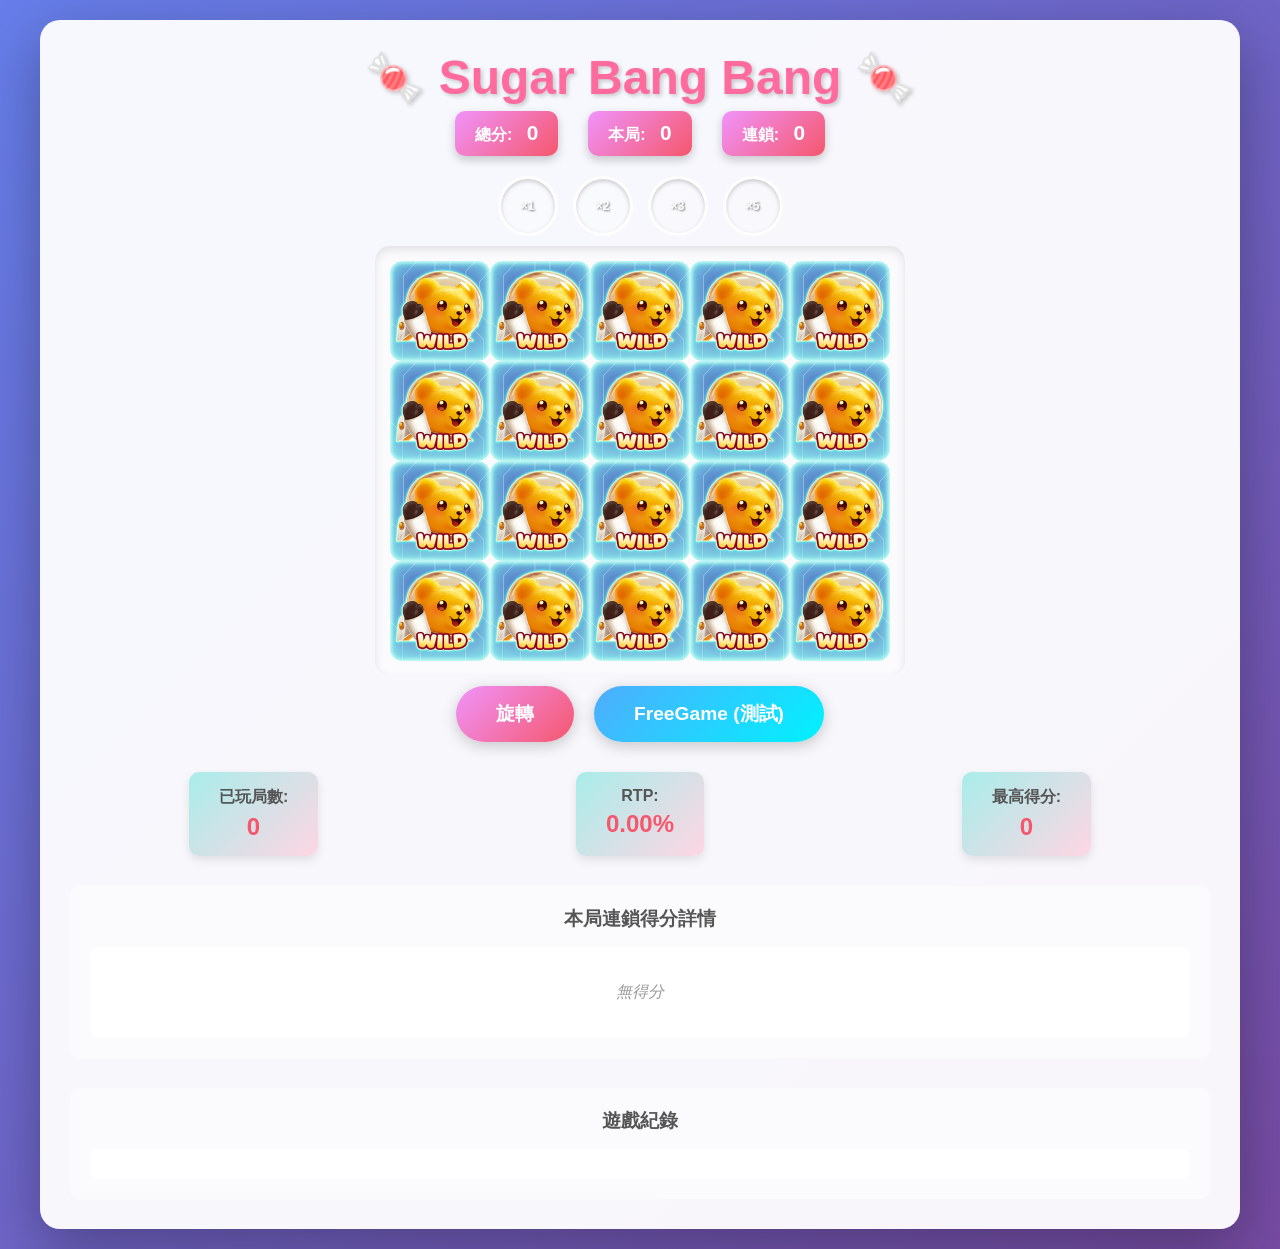
<file: games/demo2/index.html>
<!DOCTYPE html>
<html lang="zh-TW">
<head>
    <meta charset="UTF-8">
    <meta name="viewport" content="width=device-width, initial-scale=1.0">
    <title>Sugar Bang Bang - Demo Game</title>
    <link rel="stylesheet" href="style.css">
</head>
<body>
    <div class="game-container">
        <div class="header">
            <h1>🍬 Sugar Bang Bang 🍬</h1>
            <div class="info-bar">
                <div class="info-item">
                    <span class="label">總分:</span>
                    <span class="value" id="totalScore">0</span>
                </div>
                <div class="info-item">
                    <span class="label">本局:</span>
                    <span class="value" id="currentWin">0</span>
                </div>                <div class="info-item" id="freeGameWinItem" style="display:none;">
                    <span class="label">本局FreeGame:</span>
                    <span class="value" id="freeGameWin">0</span>
                </div>                <div class="info-item">
                    <span class="label">連鎖:</span>
                    <span class="value" id="cascadeCount">0</span>
                </div>
            </div>
            <div class="multiplier-bar">
                <div class="multiplier-light" data-multiplier="1">
                    <div class="light-bulb">
                        <span class="light-label">×1</span>
                    </div>
                </div>
                <div class="multiplier-light" data-multiplier="2">
                    <div class="light-bulb">
                        <span class="light-label">×2</span>
                    </div>
                </div>
                <div class="multiplier-light" data-multiplier="3">
                    <div class="light-bulb">
                        <span class="light-label">×3</span>
                    </div>
                </div>
                <div class="multiplier-light" data-multiplier="5">
                    <div class="light-bulb">
                        <span class="light-label">×5</span>
                    </div>
                </div>
            </div>
        </div>

        <div class="game-board-container">
            <div class="game-board" id="gameBoard">
                <!-- 4 rows x 5 cols will be generated -->
            </div>
            
            <div class="explosion-overlay" id="explosionOverlay"></div>
        </div>

        <div class="controls">
            <button class="btn btn-spin" id="spinBtn">
                <span class="btn-text">旋轉</span>
            </button>
            <button class="btn btn-freegame" id="freeGameBtn">
                <span class="btn-text">FreeGame (測試)</span>
            </button>
        </div>

        <div class="stats">
            <div class="stat-item">
                <span class="stat-label">已玩局數:</span>
                <span class="stat-value" id="totalSpins">0</span>
            </div>
            <div class="stat-item">
                <span class="stat-label">RTP:</span>
                <span class="stat-value" id="rtp">0.00%</span>
            </div>
            <div class="stat-item">
                <span class="stat-label">最高得分:</span>
                <span class="stat-value" id="maxWin">0</span>
            </div>
        </div>

        <div class="cascade-details-container">
            <h3>本局連鎖得分詳情</h3>
            <div class="cascade-details" id="cascadeDetails">
                <div class="no-wins">無得分</div>
            </div>
        </div>

        <div class="log-container">
            <h3>遊戲紀錄</h3>
            <div class="log" id="gameLog"></div>
        </div>
    </div>

    <script src="data.js"></script>
    <script src="game.js"></script>
</body>
</html>
</file>
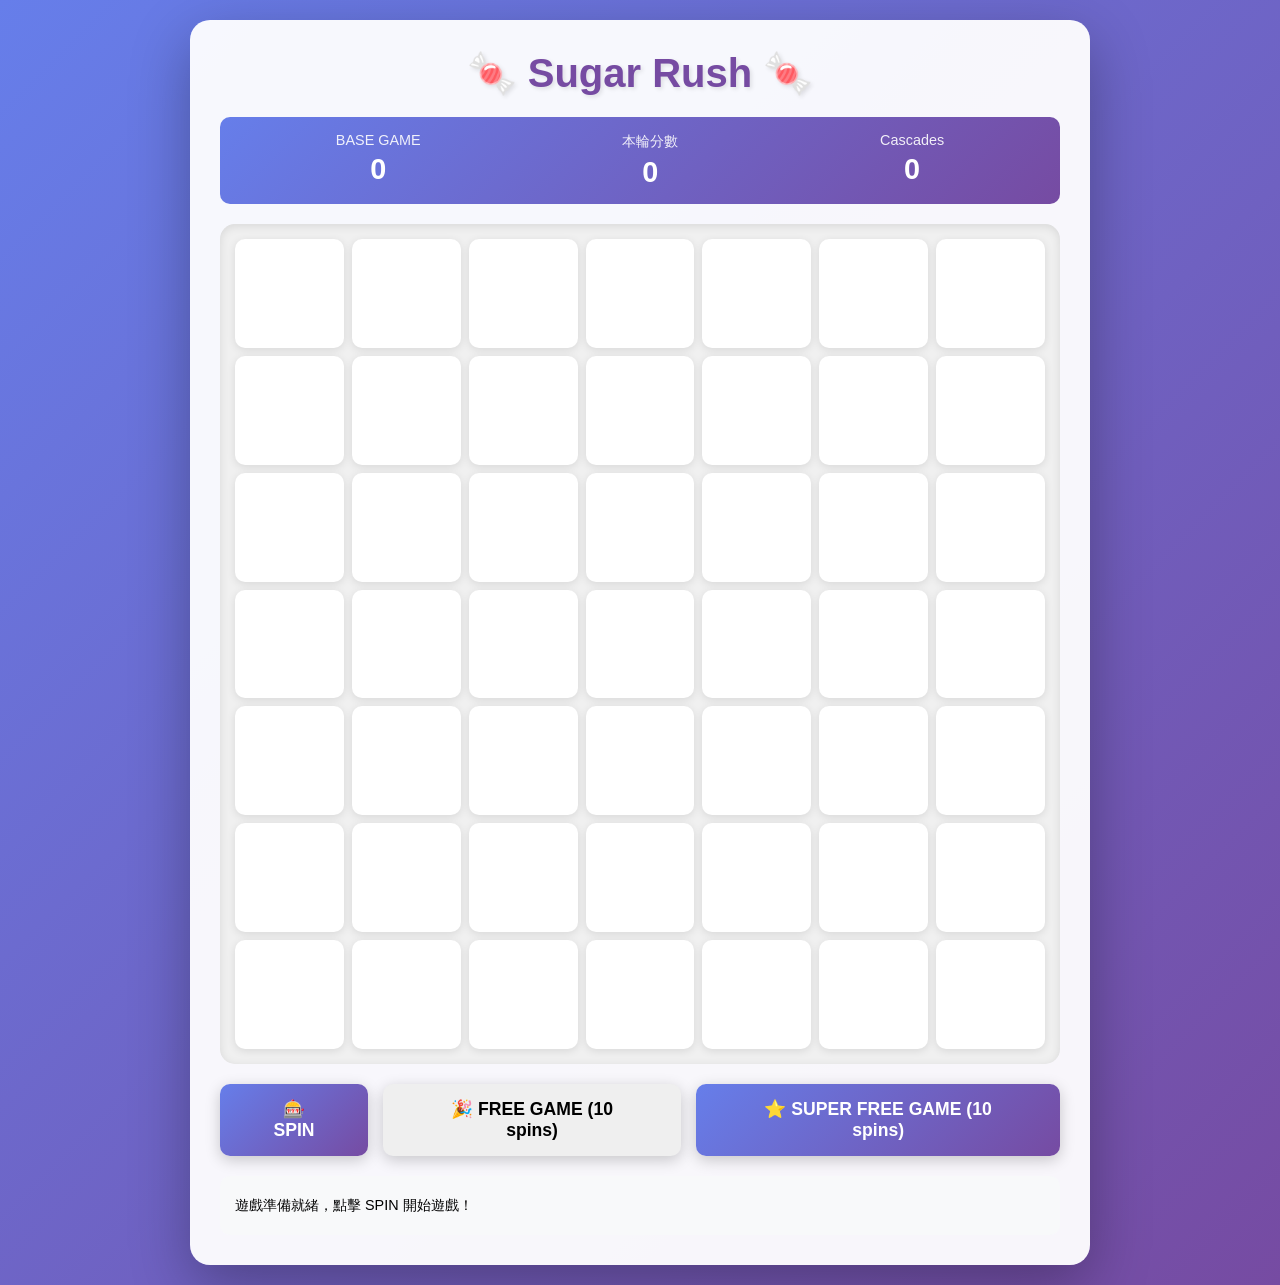
<file: games/demo3/index.html>
<!DOCTYPE html>
<html lang="zh-TW">
<head>
    <meta charset="UTF-8">
    <meta name="viewport" content="width=device-width, initial-scale=1.0">
    <title>Sugar Rush - Base Game Demo</title>
    <style>
        * {
            margin: 0;
            padding: 0;
            box-sizing: border-box;
        }

        body {
            font-family: 'Arial', sans-serif;
            background: linear-gradient(135deg, #667eea 0%, #764ba2 100%);
            display: flex;
            justify-content: center;
            align-items: center;
            min-height: 100vh;
            padding: 20px;
        }

        .game-container {
            background: rgba(255, 255, 255, 0.95);
            border-radius: 20px;
            padding: 30px;
            box-shadow: 0 20px 60px rgba(0, 0, 0, 0.3);
            max-width: 900px;
        }

        h1 {
            text-align: center;
            color: #764ba2;
            margin-bottom: 20px;
            font-size: 2.5em;
            text-shadow: 2px 2px 4px rgba(0, 0, 0, 0.1);
        }

        .info-panel {
            display: flex;
            justify-content: space-around;
            margin-bottom: 20px;
            padding: 15px;
            background: linear-gradient(135deg, #667eea 0%, #764ba2 100%);
            border-radius: 10px;
            color: white;
        }

        .info-item {
            text-align: center;
        }

        .info-label {
            font-size: 0.9em;
            opacity: 0.9;
            margin-bottom: 5px;
        }

        .info-value {
            font-size: 1.8em;
            font-weight: bold;
        }

        .board {
            display: grid;
            grid-template-columns: repeat(7, 1fr);
            gap: 8px;
            background: #f0f0f0;
            padding: 15px;
            border-radius: 15px;
            margin-bottom: 20px;
            box-shadow: inset 0 2px 10px rgba(0, 0, 0, 0.1);
        }

        .cell {
            aspect-ratio: 1;
            border-radius: 10px;
            background: white;
            display: flex;
            align-items: center;
            justify-content: center;
            position: relative;
            overflow: hidden;
            box-shadow: 0 2px 8px rgba(0, 0, 0, 0.1);
            transition: transform 0.2s ease;
            cursor: pointer;
        }

        .cell:hover {
            transform: scale(1.05);
        }

        .cell img {
            width: 85%;
            height: 85%;
            object-fit: contain;
        }

        .cell.matched {
            animation: pulse 0.5s ease-in-out;
        }

        .cell.dropping {
            animation: drop 0.5s ease-in;
        }

        .cell.fixed {
            box-shadow: 0 0 15px rgba(255, 107, 107, 0.6), inset 0 0 10px rgba(255, 107, 107, 0.2);
            border: 2px solid rgba(255, 107, 107, 0.8);
        }

        .cell.block-2x2 {
            position: relative;
            grid-column: span 2;
            grid-row: span 2;
            z-index: 10;
        }

        .cell.block-2x2 img {
            width: 90%;
            height: 90%;
        }

        .cell.block-hidden {
            opacity: 0;
            pointer-events: none;
        }

        .cell.eliminated-1 {
            background: linear-gradient(135deg, #fff9e6 0%, #ffe8cc 100%);
        }

        .cell.eliminated-2 {
            background: linear-gradient(135deg, #fff3cd 0%, #ffd966 100%);
        }

        .cell.eliminated-3 {
            background: linear-gradient(135deg, #ffe699 0%, #ffcc33 100%);
        }

        .cell.eliminated-4plus {
            background: linear-gradient(135deg, #ffc107 0%, #ff9800 100%);
        }

        @keyframes pulse {
            0%, 100% { transform: scale(1); }
            50% { transform: scale(1.1); background-color: #ffe082; }
        }

        @keyframes drop {
            0% { transform: translateY(-100%); opacity: 0; }
            100% { transform: translateY(0); opacity: 1; }
        }

        .multiplier {
            position: absolute;
            top: 5px;
            right: 5px;
            background: linear-gradient(135deg, #ff6b6b, #ee5a6f);
            color: white;
            padding: 2px 6px;
            border-radius: 5px;
            font-size: 0.7em;
            font-weight: bold;
            box-shadow: 0 2px 4px rgba(0, 0, 0, 0.2);
        }

        .controls {
            display: flex;
            gap: 15px;
            justify-content: center;
            margin-bottom: 20px;
        }

        button {
            padding: 15px 40px;
            font-size: 1.1em;
            font-weight: bold;
            border: none;
            border-radius: 10px;
            cursor: pointer;
            transition: all 0.3s ease;
            box-shadow: 0 4px 15px rgba(0, 0, 0, 0.2);
        }

        button:disabled {
            opacity: 0.5;
            cursor: not-allowed;
        }

        #spinBtn {
            background: linear-gradient(135deg, #667eea 0%, #764ba2 100%);
            color: white;
        }

        #spinBtn:hover:not(:disabled) {
            transform: translateY(-2px);
            box-shadow: 0 6px 20px rgba(0, 0, 0, 0.3);
        }

        #autoBtn {
            background: linear-gradient(135deg, #f093fb 0%, #f5576c 100%);
            color: white;
        }

        #autoBtn:hover:not(:disabled) {
            transform: translateY(-2px);
            box-shadow: 0 6px 20px rgba(0, 0, 0, 0.3);
        }

        .log-panel {
            background: #f8f9fa;
            border-radius: 10px;
            padding: 15px;
            max-height: 200px;
            overflow-y: auto;
            font-size: 0.9em;
        }

        .log-entry {
            padding: 5px 0;
            border-bottom: 1px solid #e0e0e0;
        }

        .log-entry:last-child {
            border-bottom: none;
        }

        .match-detail {
            color: #667eea;
            font-weight: bold;
        }

        .score-highlight {
            color: #f5576c;
            font-weight: bold;
        }

        @media (max-width: 768px) {
            .game-container {
                padding: 15px;
            }

            h1 {
                font-size: 1.8em;
            }

            .board {
                gap: 5px;
                padding: 10px;
            }

            button {
                padding: 12px 25px;
                font-size: 1em;
            }
        }
    </style>
</head>
<body>
    <div class="game-container">
        <h1>🍬 Sugar Rush 🍬</h1>
        
        <div class="info-panel">
            <div class="info-item">
                <div class="info-label" id="modeLabel">BASE GAME</div>
                <div class="info-value" id="totalScore">0</div>
            </div>
            <div class="info-item">
                <div class="info-label">本輪分數</div>
                <div class="info-value" id="roundScore">0</div>
            </div>
            <div class="info-item">
                <div class="info-label">Cascades</div>
                <div class="info-value" id="cascadeCount">0</div>
            </div>
        </div>

        <div class="board" id="gameBoard"></div>

        <div class="controls">
            <button id="spinBtn">🎰 SPIN</button>
            <button id="freeGameBtn">🎉 FREE GAME (10 spins)</button>
            <button id="superFreeGameBtn" style="background: linear-gradient(135deg, #667eea 0%, #764ba2 100%); color: white;">⭐ SUPER FREE GAME (10 spins)</button>
        </div>
        
        <div id="freeGameInfo" style="display: none; text-align: center; margin: 15px 0; padding: 10px; background: linear-gradient(135deg, #ff6b6b, #ee5a6f); color: white; border-radius: 10px; font-weight: bold; font-size: 1.2em;">
            🎉 FREE GAME - 剩餘 <span id="remainingSpins">0</span> 次 SPIN
        </div>

        <div class="log-panel" id="logPanel">
            <div class="log-entry">遊戲準備就緒，點擊 SPIN 開始遊戲！</div>
        </div>
    </div>

    <script src="data.js"></script>
    <script>
        class SugarRushGame {
            constructor() {
                this.rows = 7;
                this.cols = 7;
                this.board = [];
                this.multipliers = [];
                this.eliminateTimes = [];
                this.fixedMask = [];  // 追蹤固定格子
                this.fixedCells = new Set();  // 固定格子的集合
                this.totalScore = 0;
                this.currentModeScore = 0;  // 當前遊戲模式的累計分數
                this.symbols = [1, 2, 3, 4, 5, 6, 7, 8]; // C1, M1-M7
                this.isSpinning = false;
                this.gameData = typeof data !== 'undefined' ? data : null;
                this.eliminate_count = 0;
                
                // Free Game 相關
                this.isFreeGame = false;
                this.isSuperFreeGame = false;
                this.remainingSpins = 0;
                this.freeGameTotalScore = 0;
                
                // 初始化 drop_set
                this.drop_set = 1;
                this.loadDropData();
                this.loadEliminateData();
                
                this.initBoard();
                this.renderBoard();
            }

            initBoard() {
                this.board = Array(this.rows).fill(0).map(() => Array(this.cols).fill(0));
                // SuperFreeGame 初始倍數為 2，其他為 1
                const initialMult = this.isSuperFreeGame ? 2 : 1;
                this.multipliers = Array(this.rows).fill(0).map(() => Array(this.cols).fill(initialMult));
                this.eliminateTimes = Array(this.rows).fill(0).map(() => Array(this.cols).fill(0));
                this.fixedMask = Array(this.rows).fill(0).map(() => Array(this.cols).fill(false));
                this.fixedCells = new Set();
            }

            getSymbolImage(symbolId) {
                if (symbolId === 0) return '';
                if (symbolId === 1) return 'pic/C1.png';
                
                // 防禦性處理：如果是 MY 符號，轉換為隨機符號
                if (symbolId >= 9 && symbolId <= 11) {
                    console.warn(`Unexpected MY symbol ${symbolId} in display, converting to M2`);
                    return 'pic/M2.png';
                }
                
                // 正常符號 2-8 對應 M1-M7
                if (symbolId >= 2 && symbolId <= 8) {
                    return `pic/M${symbolId - 1}.png`;
                }
                
                // 不應該出現的情況
                console.error(`Invalid symbol ID: ${symbolId}`);
                return '';
            }

            selectReelByWeight() {
                let weightKey;
                if (this.isSuperFreeGame) {
                    weightKey = 'SuperFreeReelWeight';
                } else if (this.isFreeGame) {
                    weightKey = 'FreeReelWeight';
                } else {
                    weightKey = 'ReelWeight';
                }
                if (!this.gameData || !this.gameData[weightKey]) {
                    console.error('Game data not loaded properly');
                    return 1; // 預設值
                }
                const weights = this.gameData[weightKey];
                return this.weightedRandom(weights) + 1;
            }

            selectDropByWeight(eliminateCount) {
                let weightKey;
                if (this.isSuperFreeGame) {
                    weightKey = 'SuperFreeDropWeight';
                } else if (this.isFreeGame) {
                    weightKey = 'FreeDropWeight';
                } else {
                    weightKey = 'DropWeight';
                }
                if (!this.gameData || !this.gameData[weightKey]) {
                    return 1; // 預設值
                }
                
                const dropWeights2D = this.gameData[weightKey];
                
                // 根據消除次數選擇對應的權重行
                let rowIdx;
                if (eliminateCount <= 0) {
                    rowIdx = 0;  // 初始選擇第1行
                } else if (eliminateCount >= 1 && eliminateCount <= 3) {
                    rowIdx = 0;
                } else if (eliminateCount >= 4 && eliminateCount <= 6) {
                    rowIdx = 1;
                } else if (eliminateCount >= 7 && eliminateCount <= 9) {
                    rowIdx = 2;
                } else {  // 10+
                    rowIdx = 3;
                }
                
                const dropWeights = dropWeights2D[rowIdx];
                return this.weightedRandom(dropWeights) + 1;
            }

            loadDropData() {
                if (!this.gameData) return;
                
                let prefix;
                if (this.isSuperFreeGame) {
                    prefix = 'SuperFreeGameDrop';
                } else if (this.isFreeGame) {
                    prefix = 'FreeGameDrop';
                } else {
                    prefix = 'BaseGameDrop';
                }
                const dropKey = `${prefix}${this.drop_set}`;
                const dropRWeightKey = `${prefix}RWeight${this.drop_set}`;
                const dropPWeightKey = `${prefix}PWeight${this.drop_set}`;
                const dropMethodKey = `${prefix}method${this.drop_set}`;
                const dropMyKey = `${prefix}My${this.drop_set}`;
                
                this.drop_symbol_table = this.gameData[dropKey] || [];
                this.drop_rweights = this.gameData[dropRWeightKey] || [];
                this.drop_pweights = this.gameData[dropPWeightKey] || [];
                this.drop_method_weights = this.gameData[dropMethodKey] || [];
                this.drop_my_weights = this.gameData[dropMyKey] || [];
            }

            loadEliminateData() {
                if (!this.gameData) return;
                
                let prefix;
                if (this.isSuperFreeGame) {
                    prefix = 'SuperFree';
                } else if (this.isFreeGame) {
                    prefix = 'Free';
                } else {
                    prefix = '';
                }
                this.eliminate_trigger = this.gameData[`${prefix}Eliminate`] || null;
                this.eliminate_time = this.gameData[`${prefix}EliminateTime`] || null;
                this.eliminate_symbol = this.gameData[`${prefix}EliminateSymbol`] || null;
            }

            weightedRandom(weights) {
                const total = weights.reduce((sum, w) => sum + w, 0);
                let random = Math.random() * total;
                for (let i = 0; i < weights.length; i++) {
                    random -= weights[i];
                    if (random <= 0) return i;
                }
                return weights.length - 1;
            }

            initializeBoard() {
                if (!this.gameData) {
                    console.error('Game data not loaded');
                    alert('遊戲數據載入失敗，請確認 data.js 文件存在');
                    return;
                }
                
                const reelSet = this.selectReelByWeight();
                const gameMode = this.isSuperFreeGame ? 'SuperFree' : (this.isFreeGame ? 'Free' : 'Base');
                console.log(`%c🎰 初始版面: ${gameMode}Game Reel ${reelSet}`, 'color: #4CAF50; font-weight: bold');
                
                let prefix;
                if (this.isSuperFreeGame) {
                    prefix = 'SuperFreeGame';
                } else if (this.isFreeGame) {
                    prefix = 'FreeGame';
                } else {
                    prefix = 'baseGame';
                }
                const reelSymbols = this.gameData[`${prefix}Symbol${reelSet}`];
                const reelWeights = this.gameData[`${prefix}SymbolWeight${reelSet}`];
                const myWeights = this.gameData[`${prefix}MY${reelSet}`];

                // 直向填充：每一列是一個輪帶
                for (let col = 0; col < this.cols; col++) {
                    const reelCol = reelSymbols[col];      // 第 col 列的輪帶
                    const weightCol = reelWeights[col];    // 第 col 列的權重
                    const startIdx = this.weightedRandom(weightCol);
                    const reelLen = reelCol.length;

                    // 從上到下填充這一列
                    for (let row = 0; row < this.rows; row++) {
                        let symbolValue = reelCol[(startIdx + row) % reelLen];
                        // 將0轉換為C1 (1)
                        this.board[row][col] = symbolValue === 0 ? 1 : symbolValue;
                    }
                }

                // 轉換MY符號 (9,10,11 -> 隨機符號)
                this.convertMySymbols(myWeights);

                // 確保每行只有一個C1
                this.fixC1();

                // Base Game 才重置倍數，Free Game 和 SuperFreeGame 保留倍數
                if (!this.isFreeGame && !this.isSuperFreeGame) {
                    this.multipliers = Array(this.rows).fill(0).map(() => Array(this.cols).fill(1));
                    this.eliminateTimes = Array(this.rows).fill(0).map(() => Array(this.cols).fill(0));
                }
            }

            convertMySymbols(myWeights) {
                const myTargets = [];
                for (let myIdx = 0; myIdx < Math.min(3, myWeights.length); myIdx++) {
                    // weightedRandom 返回符號 ID (0-8)
                    myTargets[myIdx] = this.weightedRandom(myWeights[myIdx]);
                }
                
                // myTargets 是符號 ID，顯示時：0=C1, 2-8=M1-M7
                const displayNames = myTargets.map(id => id === 0 ? 'C1' : id === 1 ? '?' : `M${id-1}`);
                console.log(`  🔄 MY轉換: MY1→${displayNames[0]}, MY2→${displayNames[1]}, MY3→${displayNames[2]}`);

                for (let i = 0; i < this.rows; i++) {
                    for (let j = 0; j < this.cols; j++) {
                        const symbol = this.board[i][j];
                        if (symbol >= 9 && symbol <= 11) {
                            const myIdx = symbol - 9;
                            if (myIdx < myTargets.length) {
                                this.board[i][j] = myTargets[myIdx];
                            }
                        }
                    }
                }
            }

            fixC1() {
                // 確保每條垂直轉軸（col）最多一個 C1
                for (let col = 0; col < this.cols; col++) {
                    let c1Count = 0;
                    for (let row = 0; row < this.rows; row++) {
                        if (this.board[row][col] === 1) {
                            if (c1Count > 0) {
                                this.board[row][col] = 9; // 轉換多餘的C1為MY1
                            }
                            c1Count++;
                        }
                    }
                }
            }

            findConnected(row, col, visited) {
                const symbol = this.board[row][col];
                const queue = [[row, col]];
                const result = [];
                visited[row][col] = true;
                const directions = [[-1, 0], [1, 0], [0, -1], [0, 1]];

                while (queue.length > 0) {
                    const [r, c] = queue.shift();
                    result.push([r, c]);

                    for (const [dr, dc] of directions) {
                        const nr = r + dr;
                        const nc = c + dc;
                        if (nr >= 0 && nr < this.rows && nc >= 0 && nc < this.cols) {
                            if (!visited[nr][nc] && this.board[nr][nc] === symbol) {
                                visited[nr][nc] = true;
                                queue.push([nr, nc]);
                            }
                        }
                    }
                }

                return result;
            }

            findAllMatches() {
                const visited = Array(this.rows).fill(0).map(() => Array(this.cols).fill(false));
                const matches = [];

                for (let i = 0; i < this.rows; i++) {
                    for (let j = 0; j < this.cols; j++) {
                        if (!visited[i][j] && this.board[i][j] !== 0) {
                            const connected = this.findConnected(i, j, visited);
                            if (connected.length >= 5) {
                                matches.push({
                                    symbol: this.board[i][j],
                                    count: connected.length,
                                    positions: connected
                                });
                            }
                        }
                    }
                }

                return matches;
            }

            getBaseScore(symbol, count) {
                const linkpoint = this.gameData.linkpoint;
                const symbolIdx = symbol - 2;
                const countIdx = Math.min(count - 5, 10);

                if (symbolIdx >= 0 && symbolIdx < linkpoint.length && 
                    countIdx >= 0 && countIdx < linkpoint[0].length) {
                    return linkpoint[symbolIdx][countIdx];
                }
                return 0;
            }

            calculateMultiplier(positions) {
                const mults = positions.map(([r, c]) => this.multipliers[r][c]);
                // 如果所有倍數都是 1，返回 1
                if (mults.every(m => m === 1)) return 1;
                // 否則只加總大於 1 的倍數（不包含 1）
                return mults.filter(m => m > 1).reduce((sum, m) => sum + m, 0);
            }

            upgradeMultipliers(positions) {
                for (const [row, col] of positions) {
                    this.eliminateTimes[row][col]++;
                    const times = this.eliminateTimes[row][col];

                    if (times === 1) {
                        if (this.isSuperFreeGame) {
                            // SuperFreeGame 第1次消除：×2 → ×4
                            const current = this.multipliers[row][col];
                            if (current < 1024) {
                                this.multipliers[row][col] = Math.min(current * 2, 1024);
                            }
                        } else {
                            // 普通模式第1次消除：保持 ×1
                            this.multipliers[row][col] = 1;
                        }
                    } else if (times >= 2) {
                        const current = this.multipliers[row][col];
                        if (current < 1024) {
                            this.multipliers[row][col] = Math.min(current * 2, 1024);
                        }
                    }
                }
            }

            removeSymbols(matches) {
                const details = [];
                let totalScore = 0;

                for (const match of matches) {
                    const baseScore = this.getBaseScore(match.symbol, match.count);
                    const multiplier = this.calculateMultiplier(match.positions);
                    const finalScore = baseScore * multiplier;

                    this.upgradeMultipliers(match.positions);

                    for (const [row, col] of match.positions) {
                        this.board[row][col] = 0;
                        // 清除固定標記
                        if (this.fixedMask[row][col]) {
                            this.fixedMask[row][col] = false;
                            this.fixedCells.delete(`${row},${col}`);
                            // 清除 2x2 塊記錄
                            if (this.block2x2Map) {
                                this.block2x2Map.delete(`${row},${col}`);
                            }
                        }
                    }

                    totalScore += finalScore;
                    details.push({
                        symbol: match.symbol === 1 ? 'C1' : `M${match.symbol - 1}`,
                        count: match.count,
                        baseScore,
                        multiplier,
                        finalScore
                    });
                }

                return { totalScore, details };
            }

            dropSymbols() {
                for (let col = 0; col < this.cols; col++) {
                    const nonEmpty = [];

                    // 從下往上收集非空且非固定的符號（不收集倍數）
                    for (let row = this.rows - 1; row >= 0; row--) {
                        if (!this.fixedMask[row][col] && this.board[row][col] !== 0) {
                            nonEmpty.push(this.board[row][col]);
                        }
                    }

                    // 從下往上填充，跳過固定格子（倍數保持在原位）
                    let idx = 0;
                    for (let row = this.rows - 1; row >= 0; row--) {
                        if (!this.fixedMask[row][col]) {
                            if (idx < nonEmpty.length) {
                                this.board[row][col] = nonEmpty[idx];
                                idx++;
                            } else {
                                this.board[row][col] = 0;
                            }
                        }
                    }
                }
            }

            fillEmptySpaces() {
                // 每次填充都重新選擇 drop_set（1-6），根據當前消除次數
                this.drop_set = this.selectDropByWeight(this.eliminate_count);
                const gameMode = this.isSuperFreeGame ? 'SuperFree' : (this.isFreeGame ? 'Free' : 'Base');
                console.log(`  📥 補充符號: ${gameMode}GameDrop ${this.drop_set} (eliminate_count=${this.eliminate_count})`);
                this.loadDropData();
                
                if (!this.drop_symbol_table || this.drop_symbol_table.length === 0 || 
                    !this.drop_method_weights || this.drop_method_weights.length === 0) {
                    // 降級為簡單隨機填充
                    for (let row = 0; row < this.rows; row++) {
                        for (let col = 0; col < this.cols; col++) {
                            if (this.board[row][col] === 0) {
                                this.board[row][col] = this.symbols[Math.floor(Math.random() * this.symbols.length)];
                                this.multipliers[row][col] = 1;
                            }
                        }
                    }
                    return;
                }
                
                // 選擇填充方法
                const dropMethod = this.weightedRandom(this.drop_method_weights);
                
                if (dropMethod === 0) {
                    // 方法0：每行獨立選擇起始位置
                    this.fillEmptyMethod0();
                } else {
                    // 方法1：統一使用position_idx
                    this.fillEmptyMethod1();
                }
                
                // 轉換填充後的MY符號
                this.convertMySymbolsInFill();
                
                // 再次修正C1
                this.fixC1();
            }
            
            fillEmptyMethod0() {
                // 方法0：每列各自根據權重選擇起始位置（直向填充）
                const startPositions = [];
                for (let col = 0; col < this.cols; col++) {
                    const dropCol = this.drop_symbol_table[col];
                    const dropWeightCol = this.drop_rweights[col];
                    const dropLen = dropCol.length;
                    
                    // 每列獨立選擇起始位置
                    const startIdx = this.weightedRandom(dropWeightCol);
                    startPositions.push(startIdx);
                    let offset = 0;
                    
                    // 從上到下填充這一列
                    for (let row = 0; row < this.rows; row++) {
                        if (this.board[row][col] === 0 && !this.fixedMask[row][col]) {
                            // 從輪帶順序獲取符號
                            let symbolValue = dropCol[(startIdx + offset) % dropLen];
                            offset++;
                            
                            // 符號處理：0轉換為C1
                            this.board[row][col] = symbolValue === 0 ? 1 : symbolValue;
                            // multipliers保持不變
                        }
                    }
                }
                console.log(`    📍 方法0 - 各列起始位置: [${startPositions.join(',')}]`);
            }
            
            fillEmptyMethod1() {
                // 方法1：全盤統一選擇position_idx（直向填充）
                const positionIdx = this.weightedRandom(this.drop_pweights);
                console.log(`    📍 方法1 - 統一位置: [${positionIdx}]`);
                
                for (let col = 0; col < this.cols; col++) {
                    const dropCol = this.drop_symbol_table[col];
                    const dropLen = dropCol.length;
                    let offset = 0;
                    
                    // 從上到下填充這一列
                    for (let row = 0; row < this.rows; row++) {
                        if (this.board[row][col] === 0 && !this.fixedMask[row][col]) {
                            // 使用 positionIdx + offset
                            let symbolValue = dropCol[(positionIdx + offset) % dropLen];
                            offset++;
                            
                            // 符號處理：0轉換為C1
                            this.board[row][col] = symbolValue === 0 ? 1 : symbolValue;
                            // multipliers保持不變
                        }
                    }
                }
            }
            
            convertMySymbolsInFill() {
                // 為每種MY符號選擇一個統一的轉換目標
                const myTargets = [2, 2, 2]; // 預設為 M1 (symbol ID 2)
                
                if (this.drop_my_weights && this.drop_my_weights.length > 0) {
                    const numMySymbols = Math.min(3, this.drop_my_weights.length);
                    for (let myIdx = 0; myIdx < numMySymbols; myIdx++) {
                        // weightedRandom 返回符號 ID (0-8)
                        myTargets[myIdx] = this.weightedRandom(this.drop_my_weights[myIdx]);
                    }
                    // 如枟權重數據不足 3 個，用隨機值填充剩餘的
                    for (let myIdx = numMySymbols; myIdx < 3; myIdx++) {
                        myTargets[myIdx] = 2 + Math.floor(Math.random() * 7);
                    }
                    // myTargets 是符號 ID，顯示時：0=C1, 2-8=M1-M7
                    const displayNames = myTargets.map(id => id === 0 ? 'C1' : id === 1 ? '?' : `M${id-1}`);
                    console.log(`    🔄 Drop MY轉換: MY1→${displayNames[0]}, MY2→${displayNames[1]}, MY3→${displayNames[2]}`);
                } else {
                    // 如果沒有權重數據，使用隨機值
                    myTargets[0] = 2 + Math.floor(Math.random() * 7); // MY1 -> 2-8
                    myTargets[1] = 2 + Math.floor(Math.random() * 7); // MY2 -> 2-8
                    myTargets[2] = 2 + Math.floor(Math.random() * 7); // MY3 -> 2-8
                }
                
                // 轉換所有MY符號
                for (let i = 0; i < this.rows; i++) {
                    for (let j = 0; j < this.cols; j++) {
                        const symbol = this.board[i][j];
                        if (symbol >= 9 && symbol <= 11) {
                            const myIdx = symbol - 9;
                            if (myIdx < myTargets.length && myTargets[myIdx] >= 0 && myTargets[myIdx] <= 8) {
                                this.board[i][j] = myTargets[myIdx];
                            } else {
                                // 強制轉換為隨機符號
                                this.board[i][j] = 2 + Math.floor(Math.random() * 7);
                                console.warn(`MY${myIdx + 1} conversion failed, using random symbol`);
                            }
                        }
                    }
                }
            }

            renderBoard() {
                // 最後一道防線：確保沒有 MY 符號
                for (let i = 0; i < this.rows; i++) {
                    for (let j = 0; j < this.cols; j++) {
                        if (this.board[i][j] >= 9 && this.board[i][j] <= 11) {
                            console.warn(`Found unconverted MY symbol at [${i},${j}]: ${this.board[i][j]}, converting...`);
                            this.board[i][j] = 2 + Math.floor(Math.random() * 7);
                        }
                    }
                }
                
                const boardElement = document.getElementById('gameBoard');
                boardElement.innerHTML = '';
                
                // 檢測哪些格子是 2x2 塊的一部分（但不是左上角）
                const skipCells = new Set();
                if (this.block2x2Map) {
                    for (const [key, symbolId] of this.block2x2Map.entries()) {
                        const [startRow, startCol] = key.split(',').map(Number);
                        // 檢查 2x2 塊是否仍然存在
                        let blockExists = true;
                        for (let dr = 0; dr < 2; dr++) {
                            for (let dc = 0; dc < 2; dc++) {
                                const r = startRow + dr;
                                const c = startCol + dc;
                                if (r >= this.rows || c >= this.cols || 
                                    this.board[r][c] !== symbolId || 
                                    !this.fixedMask[r][c]) {
                                    blockExists = false;
                                    break;
                                }
                            }
                            if (!blockExists) break;
                        }
                        
                        if (blockExists) {
                            // 標記右上、左下、右下三個格子為隱藏
                            skipCells.add(`${startRow},${startCol + 1}`);
                            skipCells.add(`${startRow + 1},${startCol}`);
                            skipCells.add(`${startRow + 1},${startCol + 1}`);
                        } else {
                            // 2x2 塊已被破壞，清除記錄
                            this.block2x2Map.delete(key);
                        }
                    }
                }

                for (let row = 0; row < this.rows; row++) {
                    for (let col = 0; col < this.cols; col++) {
                        const cellKey = `${row},${col}`;
                        
                        // 如果是 2x2 塊的非左上角部分，跳過（由 grid 布局處理）
                        if (skipCells.has(cellKey)) {
                            continue;
                        }
                        
                        const cell = document.createElement('div');
                        cell.className = 'cell';
                        cell.dataset.row = row;
                        cell.dataset.col = col;
                        
                        // 根據消除次數添加背景顏色
                        const elimTimes = this.eliminateTimes[row][col];
                        if (elimTimes === 1) {
                            cell.classList.add('eliminated-1');
                        } else if (elimTimes === 2) {
                            cell.classList.add('eliminated-2');
                        } else if (elimTimes === 3) {
                            cell.classList.add('eliminated-3');
                        } else if (elimTimes >= 4) {
                            cell.classList.add('eliminated-4plus');
                        }
                        
                        // 檢查是否是 2x2 塊的左上角
                        const is2x2TopLeft = this.block2x2Map && this.block2x2Map.has(cellKey);
                        
                        if (is2x2TopLeft) {
                            // 2x2 大符號
                            cell.classList.add('block-2x2', 'fixed');
                        } else if (this.fixedMask[row][col]) {
                            // 一般固定格子
                            cell.classList.add('fixed');
                        }

                        const symbolId = this.board[row][col];
                        if (symbolId !== 0) {
                            const img = document.createElement('img');
                            img.src = this.getSymbolImage(symbolId);
                            img.alt = symbolId === 1 ? 'C1' : `M${symbolId - 1}`;
                            cell.appendChild(img);

                            const mult = this.multipliers[row][col];
                            if (mult > 1 && !is2x2TopLeft) {
                                const multDiv = document.createElement('div');
                                multDiv.className = 'multiplier';
                                multDiv.textContent = `x${mult}`;
                                cell.appendChild(multDiv);
                            }
                        }

                        boardElement.appendChild(cell);
                    }
                }
            }

            highlightMatches(matches) {
                return new Promise(resolve => {
                    for (const match of matches) {
                        for (const [row, col] of match.positions) {
                            const cell = document.querySelector(`[data-row="${row}"][data-col="${col}"]`);
                            if (cell) cell.classList.add('matched');
                        }
                    }
                    setTimeout(() => {
                        for (const match of matches) {
                            for (const [row, col] of match.positions) {
                                const cell = document.querySelector(`[data-row="${row}"][data-col="${col}"]`);
                                if (cell) cell.classList.remove('matched');
                            }
                        }
                        resolve();
                    }, 600);
                });
            }

            tryEliminateFeature() {
                if (!this.eliminate_trigger || !this.eliminate_time || !this.eliminate_symbol) {
                    return false;
                }

                // 根據消除次數選擇列索引
                let colIdx;
                if (this.eliminate_count === 0) {
                    colIdx = 0;
                } else if (this.eliminate_count >= 1 && this.eliminate_count <= 3) {
                    colIdx = 1;
                } else if (this.eliminate_count >= 4 && this.eliminate_count <= 6) {
                    colIdx = 2;
                } else if (this.eliminate_count >= 7 && this.eliminate_count <= 9) {
                    colIdx = 3;
                } else {
                    colIdx = 4;
                }

                // 檢查列索引是否有效
                if (colIdx >= this.eliminate_trigger[0].length) {
                    return false;
                }

                // 取得觸發和不觸發的權重（2選1）
                const triggerWeight = this.eliminate_trigger[0][colIdx];    // 第0行 = 觸發
                const notTriggerWeight = this.eliminate_trigger[1][colIdx]; // 第1行 = 不觸發
                
                // 判斷是否觸發
                const choice = this.weightedRandom([triggerWeight, notTriggerWeight]);
                if (choice !== 0) {
                    return false;  // 選到不觸發
                }

                // 決定放幾個 2x2 塊
                const numBlocks = this.weightedRandom(this.eliminate_time) + 1;

                let placedBlocks = 0;
                const maxAttempts = 100;
                let attempts = 0;
                const occupiedCells = new Set([...this.fixedCells]);

                while (placedBlocks < numBlocks && attempts < maxAttempts) {
                    attempts++;

                    // 隨機選擇起始位置 (0-5, 0-5) 以容納 2x2
                    const startRow = Math.floor(Math.random() * (this.rows - 1));
                    const startCol = Math.floor(Math.random() * (this.cols - 1));

                    // 檢查 2x2 區域
                    const blockCells = [];
                    for (let dr = 0; dr < 2; dr++) {
                        for (let dc = 0; dc < 2; dc++) {
                            blockCells.push([startRow + dr, startCol + dc]);
                        }
                    }

                    // 檢查是否有重疊
                    const hasOverlap = blockCells.some(([r, c]) => 
                        occupiedCells.has(`${r},${c}`)
                    );
                    if (hasOverlap) continue;

                    // 檢查是否有 C1
                    const hasC1 = blockCells.some(([r, c]) => this.board[r][c] === 1);
                    if (hasC1) continue;

                    // 選擇符號
                    const symbolId = this.weightedRandom(this.eliminate_symbol);

                    // 第一個塊必須與版面上已有的相同符號相鄰
                    if (placedBlocks === 0) {
                        const adjacentPositions = [
                            [startRow - 1, startCol], [startRow - 1, startCol + 1],
                            [startRow + 2, startCol], [startRow + 2, startCol + 1],
                            [startRow, startCol - 1], [startRow + 1, startCol - 1],
                            [startRow, startCol + 2], [startRow + 1, startCol + 2]
                        ];

                        let hasAdjacent = false;
                        for (const [nr, nc] of adjacentPositions) {
                            if (nr >= 0 && nr < this.rows && nc >= 0 && nc < this.cols &&
                                this.board[nr][nc] === symbolId) {
                                hasAdjacent = true;
                                break;
                            }
                        }

                        if (!hasAdjacent) continue;
                    }

                    // 放置 2x2 塊
                    for (const [r, c] of blockCells) {
                        this.board[r][c] = symbolId;
                        occupiedCells.add(`${r},${c}`);
                        this.fixedCells.add(`${r},${c}`);
                        this.fixedMask[r][c] = true;
                    }
                    
                    // 記錄 2x2 塊的左上角，用於渲染
                    if (!this.block2x2Map) this.block2x2Map = new Map();
                    this.block2x2Map.set(`${startRow},${startCol}`, symbolId);

                    placedBlocks++;
                }

                return placedBlocks > 0;
            }

            async processCascades() {
                let cascadeCount = 0;
                let totalScore = 0;
                const allDetails = [];

                while (true) {
                    const matches = this.findAllMatches();
                    if (matches.length === 0) {
                        // 嘗試觸發 Eliminate
                        if (this.tryEliminateFeature()) {
                            this.addLog('🎲 <span style="color: #ff6b6b;">Eliminate 特色觸發！</span>');
                            this.renderBoard();
                            await this.sleep(800);
                            continue;
                        }
                        break;
                    }

                    cascadeCount++;
                    this.eliminate_count++; // 追蹤消除次數
                    await this.highlightMatches(matches);

                    const { totalScore: score, details } = this.removeSymbols(matches);
                    totalScore += score;
                    allDetails.push({ cascade: cascadeCount, matches: details });

                    this.renderBoard();
                    await this.sleep(300);

                    this.dropSymbols();
                    this.renderBoard();
                    await this.sleep(400);

                    this.fillEmptySpaces();
                    this.renderBoard();
                    await this.sleep(400);
                }

                return { cascadeCount, totalScore, allDetails };
            }

            sleep(ms) {
                return new Promise(resolve => setTimeout(resolve, ms));
            }

            addLog(message) {
                const logPanel = document.getElementById('logPanel');
                const entry = document.createElement('div');
                entry.className = 'log-entry';
                entry.innerHTML = message;
                logPanel.insertBefore(entry, logPanel.firstChild);

                // 保持最多20條記錄
                while (logPanel.children.length > 20) {
                    logPanel.removeChild(logPanel.lastChild);
                }
            }

            updateUI(roundScore, cascadeCount) {
                document.getElementById('totalScore').textContent = this.currentModeScore;
                document.getElementById('roundScore').textContent = roundScore;
                document.getElementById('cascadeCount').textContent = cascadeCount;
                
                // 更新模式標籤
                let modeText = 'BASE GAME';
                if (this.isSuperFreeGame) {
                    modeText = 'SUPER FREE GAME';
                } else if (this.isFreeGame) {
                    modeText = 'FREE GAME';
                }
                document.getElementById('modeLabel').textContent = modeText;
            }

            async spin(keepMultipliers = false) {
                if (this.isSpinning) return;
                this.isSpinning = true;
                
                document.getElementById('spinBtn').disabled = true;
                document.getElementById('freeGameBtn').disabled = true;

                // 重置消除次數和固定格子
                this.eliminate_count = 0;
                this.fixedCells.clear();
                if (this.block2x2Map) this.block2x2Map.clear();
                for (let i = 0; i < this.rows; i++) {
                    for (let j = 0; j < this.cols; j++) {
                        this.fixedMask[i][j] = false;
                    }
                }
                
                // 每次 spin 重新選擇 drop_set（對應模擬程式的邏輯）
                this.drop_set = this.selectDropByWeight(0);  // eliminate_count=0
                
                // 重新載入 Drop 和 Eliminate 數據
                this.loadDropData();
                this.loadEliminateData();
                
                // 初始化版面（會重新選擇 reel_set）
                this.initializeBoard();
                this.renderBoard();
                await this.sleep(500);

                const { cascadeCount, totalScore, allDetails } = await this.processCascades();

                this.totalScore += totalScore;
                this.currentModeScore += totalScore;
                if (this.isFreeGame || this.isSuperFreeGame) {
                    this.freeGameTotalScore += totalScore;
                }
                this.updateUI(totalScore, cascadeCount);

                // 添加日誌
                this.addLog(`<span class="score-highlight">總分: ${totalScore}</span> | Cascades: ${cascadeCount}`);
                for (const detail of allDetails) {
                    for (const match of detail.matches) {
                        // 獲取該組合的詳細倍數信息
                        const multDetails = match.positions ? 
                            match.positions.map(([r, c]) => this.multipliers[r][c]).filter(m => m > 1) : [];
                        const multInfo = multDetails.length > 0 ? 
                            ` (倍數: ${multDetails.map(m => `x${m}`).join('+')})` : '';
                        
                        this.addLog(`Cascade ${detail.cascade}: <span class="match-detail">${match.symbol} x${match.count}</span> = ${match.baseScore} × ${match.multiplier}${multInfo} = ${match.finalScore}`);
                    }
                }
                
                // Free Game / SuperFreeGame 處理
                if (this.isFreeGame || this.isSuperFreeGame) {
                    // 檢查 Retrigger
                    const c1Count = this.countC1();
                    const retriggerMap = {3: 10, 4: 12, 5: 15, 6: 20, 7: 30};
                    if (retriggerMap[c1Count]) {
                        this.remainingSpins += retriggerMap[c1Count];
                        this.addLog(`🎉 <span style="color: #ff6b6b; font-weight: bold;">RETRIGGER! ${c1Count} 個 C1 = +${retriggerMap[c1Count]} SPINS</span>`);
                    }
                    
                    // 更新剩餘 spin
                    this.remainingSpins--;
                    document.getElementById('remainingSpins').textContent = this.remainingSpins;
                    
                    if (this.remainingSpins > 0) {
                        // 等待手動點擊繼續 Free Game
                        document.getElementById('spinBtn').disabled = false;
                        document.getElementById('freeGameBtn').disabled = false;
                        this.isSpinning = false;
                        return;
                    } else {
                        // Free Game 結束
                        this.endFreeGame();
                    }
                }

                document.getElementById('spinBtn').disabled = false;
                document.getElementById('freeGameBtn').disabled = false;
                this.isSpinning = false;
            }
            
            countC1() {
                let count = 0;
                for (let i = 0; i < this.rows; i++) {
                    for (let j = 0; j < this.cols; j++) {
                        if (this.board[i][j] === 1) count++;
                    }
                }
                return count;
            }
            
            async startFreeGame(initialSpins = 10) {
                if (this.isSpinning) return;
                
                this.isFreeGame = true;
                this.remainingSpins = initialSpins;
                this.freeGameTotalScore = 0;
                this.currentModeScore = 0;  // 重置模式分數
                
                // 初始化 Free Game 倍數（從 1 開始）
                this.multipliers = Array(this.rows).fill(0).map(() => Array(this.cols).fill(1));
                this.eliminateTimes = Array(this.rows).fill(0).map(() => Array(this.cols).fill(0));
                
                // 顯示 Free Game 信息
                document.getElementById('freeGameInfo').style.display = 'block';
                document.getElementById('remainingSpins').textContent = this.remainingSpins;
                
                this.addLog(`🎉 <span style="color: #ff6b6b; font-size: 1.2em; font-weight: bold;">FREE GAME START! ${initialSpins} SPINS</span>`);
                
                await this.sleep(1000);
                this.spin(true);
            }
            
            async startSuperFreeGame(initialSpins = 10) {
                if (this.isSpinning) return;
                
                this.isSuperFreeGame = true;
                this.isFreeGame = false;
                this.remainingSpins = initialSpins;
                this.freeGameTotalScore = 0;
                this.currentModeScore = 0;  // 重置模式分數
                
                // 初始化 SuperFreeGame 倍數（從 2 開始）
                this.multipliers = Array(this.rows).fill(0).map(() => Array(this.cols).fill(2));
                this.eliminateTimes = Array(this.rows).fill(0).map(() => Array(this.cols).fill(0));
                
                // 顯示 Free Game 信息（共用界面）
                document.getElementById('freeGameInfo').style.display = 'block';
                document.getElementById('freeGameInfo').style.background = 'linear-gradient(135deg, #667eea, #764ba2)';
                document.getElementById('remainingSpins').textContent = this.remainingSpins;
                
                this.addLog(`⭐ <span style="color: #667eea; font-size: 1.2em; font-weight: bold;">SUPER FREE GAME START! ${initialSpins} SPINS (初始倍數 ×2)</span>`);
                
                await this.sleep(1000);
                this.spin(true);
            }
            
            endFreeGame() {
                const gameMode = this.isSuperFreeGame ? 'SUPER FREE GAME' : 'FREE GAME';
                const color = this.isSuperFreeGame ? '#667eea' : '#ff6b6b';
                this.addLog(`🎆 <span style="color: ${color}; font-size: 1.2em; font-weight: bold;">${gameMode} END! 總獲得: ${this.freeGameTotalScore}</span>`);
                
                // 隱藏 Free Game 信息
                document.getElementById('freeGameInfo').style.display = 'none';
                
                // 重置為 Base Game 模式
                this.isFreeGame = false;
                this.isSuperFreeGame = false;
                this.currentModeScore = 0;  // 重置模式分數
                this.multipliers = Array(this.rows).fill(0).map(() => Array(this.cols).fill(1));
                this.eliminateTimes = Array(this.rows).fill(0).map(() => Array(this.cols).fill(0));
                
                // 重新載入 Base Game 數據
                this.loadDropData();
                this.loadEliminateData();
            }

            async autoSpin(times) {
                if (this.isSpinning) return;
                
                for (let i = 0; i < times; i++) {
                    if (!this.isSpinning) {
                        this.addLog(`=== AUTO SPIN ${i + 1}/${times} ===`);
                        await this.spin();
                        await this.sleep(500);
                    }
                }
            }
        }

        // 初始化遊戲
        let game;
        window.addEventListener('DOMContentLoaded', () => {
            game = new SugarRushGame();

            document.getElementById('spinBtn').addEventListener('click', () => {
                // 如果在 Free Game 或 SuperFreeGame 中，保留倍數
                game.spin(game.isFreeGame || game.isSuperFreeGame);
            });

            document.getElementById('freeGameBtn').addEventListener('click', () => {
                game.startFreeGame(10);
            });

            document.getElementById('superFreeGameBtn').addEventListener('click', () => {
                game.startSuperFreeGame(10);
            });
        });
    </script>
</body>
</html>
</file>
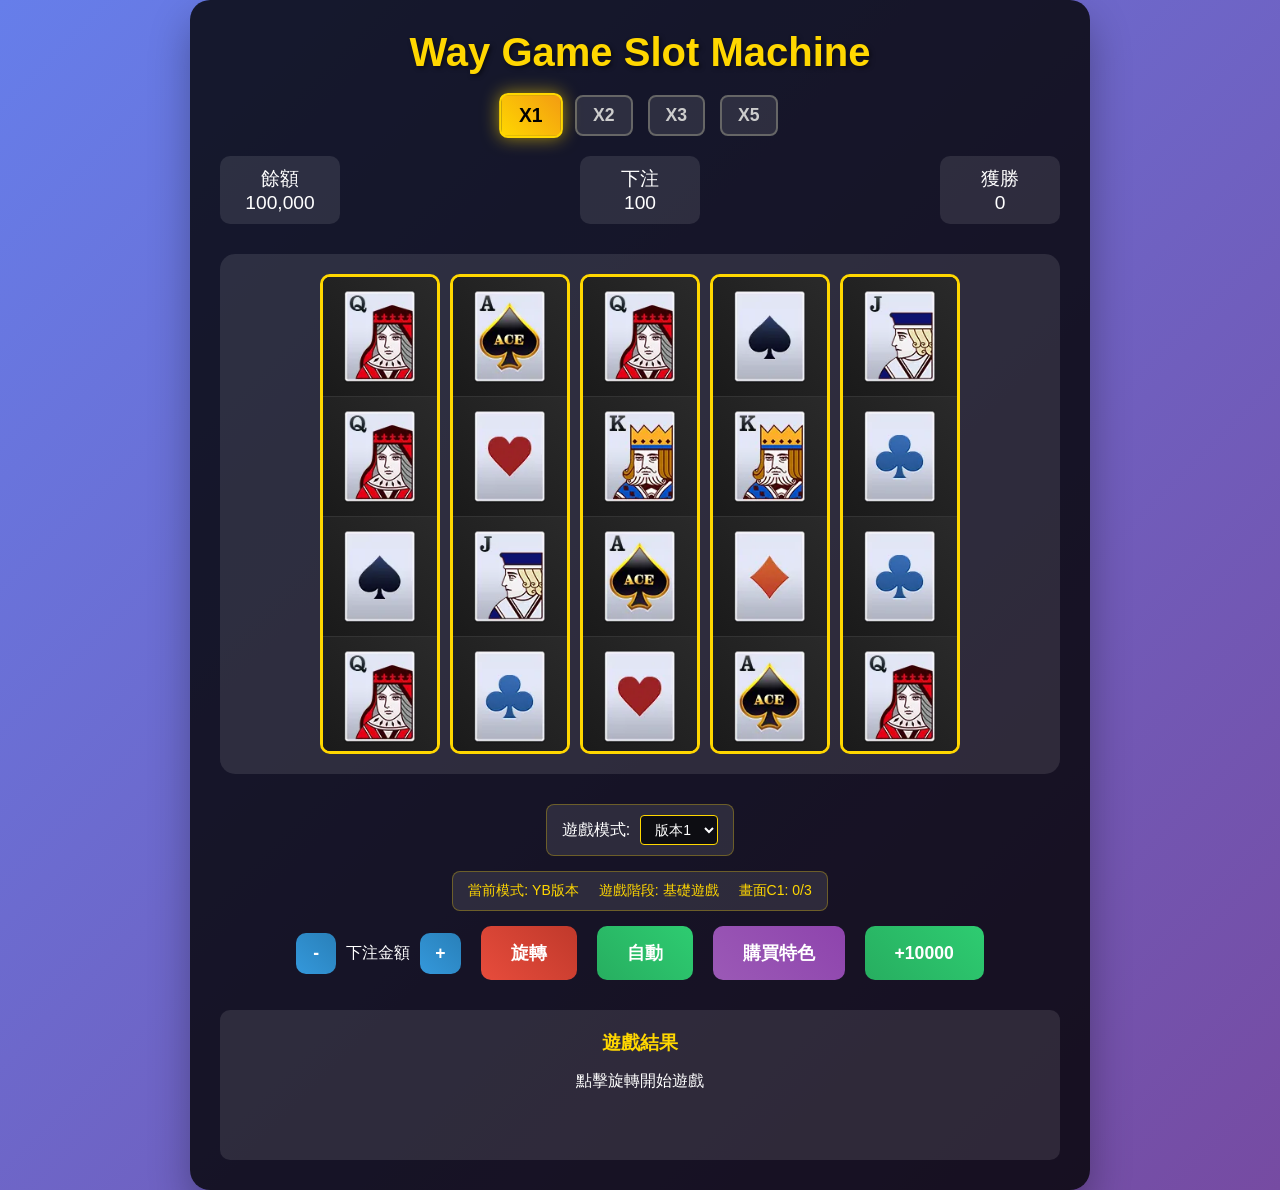
<file: games/demo4/index.html>
<!DOCTYPE html>
<html lang="zh-TW">
<head>
    <meta charset="UTF-8">
    <meta name="viewport" content="width=device-width, initial-scale=1.0">
    <title>Way Game Slot Machine</title>
    <style>
        * {
            margin: 0;
            padding: 0;
            box-sizing: border-box;
        }

        body {
            font-family: 'Arial', sans-serif;
            background: linear-gradient(135deg, #667eea 0%, #764ba2 100%);
            display: flex;
            justify-content: center;
            align-items: center;
            min-height: 100vh;
            color: #fff;
        }

        .game-container {
            background: rgba(0, 0, 0, 0.8);
            border-radius: 20px;
            padding: 30px;
            box-shadow: 0 20px 40px rgba(0, 0, 0, 0.3);
            text-align: center;
            max-width: 900px;
            width: 100%;
        }

        .game-title {
            font-size: 2.5em;
            margin-bottom: 20px;
            color: #ffd700;
            text-shadow: 2px 2px 4px rgba(0, 0, 0, 0.5);
        }

        .multiplier-display {
            display: flex;
            justify-content: center;
            gap: 15px;
            margin-bottom: 20px;
        }

        .multiplier-item {
            padding: 8px 16px;
            background: rgba(255, 255, 255, 0.1);
            border: 2px solid #666;
            border-radius: 8px;
            color: #ccc;
            font-size: 1.1em;
            font-weight: bold;
            min-width: 50px;
            text-align: center;
            transition: all 0.3s ease;
        }

        .multiplier-item.active {
            background: linear-gradient(45deg, #ffd700, #f39c12);
            border-color: #ffd700;
            color: #000;
            transform: scale(1.1);
            box-shadow: 0 0 15px rgba(255, 215, 0, 0.6);
        }

        .game-info {
            display: flex;
            justify-content: space-between;
            margin-bottom: 30px;
            font-size: 1.2em;
        }

        .info-item {
            background: rgba(255, 255, 255, 0.1);
            padding: 10px 20px;
            border-radius: 10px;
            min-width: 120px;
        }

        .slot-machine {
            display: flex;
            justify-content: center;
            gap: 10px;
            margin-bottom: 30px;
            background: rgba(255, 255, 255, 0.1);
            padding: 20px;
            border-radius: 15px;
        }

        .reel {
            width: 120px;
            height: 480px;
            background: #000;
            border: 3px solid #ffd700;
            border-radius: 10px;
            overflow: hidden;
            position: relative;
        }

        .reel-symbols {
            position: absolute;
            width: 100%;
            top: 0;
            left: 0;
        }

        .symbol {
            width: 100%;
            height: 120px;
            display: flex;
            align-items: center;
            justify-content: center;
            font-size: 2em;
            font-weight: bold;
            border-bottom: 1px solid #333;
            background: linear-gradient(45deg, #1a1a1a, #2a2a2a);
            overflow: hidden;
            position: absolute;
            opacity: 1;
            transform: translateY(0);
            transition: all 0.5s ease-out;
        }

        .symbol.hidden {
            opacity: 0;
            transform: translateY(-50px);
        }

        .symbol img {
            width: 80%;
            height: 80%;
            object-fit: contain;
        }

        .symbol.M1_G, .symbol.M2_G, .symbol.M3_G, .symbol.M4_G,
        .symbol.A_G, .symbol.K_G, .symbol.Q_G, .symbol.J_G { 
            background: linear-gradient(45deg, #ffd700, #f39c12);
        }

        .symbol.WILD { 
            background: linear-gradient(45deg, #e74c3c, #c0392b);
        }

        .symbol.WILD2 { 
            background: linear-gradient(45deg, #9b59b6, #8e44ad);
            border: 2px solid #f39c12;
        }

        @keyframes goldenGlow {
            from { 
                box-shadow: 0 0 10px rgba(255, 215, 0, 0.5);
                transform: scale(1);
            }
            to { 
                box-shadow: 0 0 20px rgba(255, 215, 0, 0.8), 0 0 30px rgba(255, 215, 0, 0.3);
                transform: scale(1.02);
            }
        }

        @keyframes wildGlow {
            from { 
                box-shadow: 0 0 10px rgba(231, 76, 60, 0.5);
                transform: scale(1);
            }
            to { 
                box-shadow: 0 0 20px rgba(231, 76, 60, 0.8), 0 0 30px rgba(231, 76, 60, 0.3);
                transform: scale(1.02);
            }
        }

        @keyframes glow {
            from { box-shadow: 0 0 5px #ffd700; }
            to { box-shadow: 0 0 20px #ffd700, 0 0 30px #ffd700; }
        }

        @keyframes pulse {
            0%, 100% { transform: scale(1); }
            50% { transform: scale(1.05); }
        }

        .controls {
            display: flex;
            flex-direction: column;
            gap: 15px;
            align-items: center;
            margin-bottom: 30px;
        }

        .mode-selector {
            display: flex;
            align-items: center;
            gap: 10px;
            background: rgba(255, 255, 255, 0.1);
            padding: 10px 15px;
            border-radius: 8px;
            border: 1px solid rgba(255, 215, 0, 0.3);
        }

        .mode-select {
            background: rgba(0, 0, 0, 0.7);
            color: white;
            border: 1px solid #ffd700;
            padding: 5px 10px;
            border-radius: 4px;
            font-size: 14px;
        }

        .game-state-info {
            display: flex;
            gap: 20px;
            background: rgba(255, 255, 255, 0.1);
            padding: 10px 15px;
            border-radius: 8px;
            border: 1px solid rgba(255, 215, 0, 0.3);
            font-size: 14px;
        }

        .current-mode, .game-phase, .c1-counter {
            color: #ffd700;
        }

        .control-buttons {
            display: flex;
            justify-content: center;
            gap: 20px;
        }

        .btn {
            padding: 15px 30px;
            font-size: 1.1em;
            border: none;
            border-radius: 10px;
            cursor: pointer;
            transition: all 0.3s ease;
            font-weight: bold;
        }

        .btn-spin {
            background: linear-gradient(45deg, #e74c3c, #c0392b);
            color: white;
        }

        .btn-spin:hover {
            transform: translateY(-2px);
            box-shadow: 0 5px 15px rgba(231, 76, 60, 0.4);
        }

        .btn-spin:disabled {
            background: #7f8c8d;
            cursor: not-allowed;
            transform: none;
        }

        .bet-controls {
            display: flex;
            align-items: center;
            gap: 10px;
        }

        .btn-bet {
            background: linear-gradient(45deg, #3498db, #2980b9);
            color: white;
            padding: 10px 15px;
            min-width: 40px;
        }

        .btn-bet:hover {
            transform: translateY(-1px);
            box-shadow: 0 3px 10px rgba(52, 152, 219, 0.4);
        }

        .btn-auto {
            background: linear-gradient(45deg, #27ae60, #2ecc71);
            color: white;
            padding: 15px 30px;
            font-size: 1.1em;
        }

        .btn-auto:hover {
            transform: translateY(-2px);
            box-shadow: 0 5px 15px rgba(46, 204, 113, 0.4);
        }

        .btn-auto.active {
            background: linear-gradient(45deg, #e74c3c, #c0392b);
            animation: pulse 1s ease-in-out infinite alternate;
        }

        .btn-auto:disabled {
            background: #7f8c8d;
            cursor: not-allowed;
            transform: none;
        }

        .btn-buy-feature {
            background: linear-gradient(45deg, #9b59b6, #8e44ad);
            color: white;
        }

        .btn-buy-feature:hover {
            transform: translateY(-2px);
            box-shadow: 0 5px 15px rgba(155, 89, 182, 0.4);
        }

        .btn-buy-feature:disabled {
            background: #7f8c8d;
            cursor: not-allowed;
            transform: none;
        }

        .btn-add-money {
            background: linear-gradient(45deg, #27ae60, #2ecc71);
            color: white;
            font-weight: bold;
        }

        .btn-add-money:hover {
            transform: translateY(-2px);
            box-shadow: 0 5px 15px rgba(46, 204, 113, 0.4);
        }


        .results {
            background: rgba(255, 255, 255, 0.1);
            border-radius: 10px;
            padding: 20px;
            margin-top: 20px;
            min-height: 150px;
        }

        .results h3 {
            margin-bottom: 15px;
            color: #ffd700;
        }

        .win-line {
            display: flex;
            justify-content: space-between;
            align-items: center;
            background: rgba(255, 255, 255, 0.1);
            padding: 10px;
            margin: 5px 0;
            border-radius: 5px;
        }

        .win-line.big-win {
            background: linear-gradient(45deg, #f39c12, #e74c3c);
            animation: bigWinGlow 1s ease-in-out infinite alternate;
        }

        @keyframes bigWinGlow {
            from { box-shadow: 0 0 5px #f39c12; }
            to { box-shadow: 0 0 15px #f39c12, 0 0 25px #e74c3c; }
        }

        .spinning {
            /* Remove animation, will be handled by JavaScript */
        }

        .winning-symbol {
            animation: winHighlight 0.5s ease-in-out 3 alternate;
        }

        @keyframes winHighlight {
            from { 
                background: linear-gradient(45deg, #1a1a1a, #2a2a2a);
                transform: scale(1);
            }
            to { 
                background: linear-gradient(45deg, #ffd700, #f39c12);
                transform: scale(1.1);
                box-shadow: 0 0 20px #ffd700;
            }
        }

        .golden-symbol {
            background: linear-gradient(45deg, #ffd700, #f39c12) !important;
            color: #000;
            font-weight: bold;
            animation: goldenWinPulse 1s ease-in-out infinite;
        }

        @keyframes goldenWinPulse {
            0%, 100% { 
                transform: scale(1);
                box-shadow: 0 0 5px #ffd700;
            }
            50% { 
                transform: scale(1.05);
                box-shadow: 0 0 15px #ffd700, 0 0 25px rgba(255, 215, 0, 0.5);
            }
        }

        @media (max-width: 768px) {
            .game-container {
                padding: 20px;
                margin: 10px;
            }
            
            .game-title {
                font-size: 1.8em;
            }
            
            .slot-machine {
                gap: 5px;
            }
            
            .reel {
                width: 80px;
                height: 320px;
            }
            
            .symbol {
                height: 80px;
                font-size: 1.2em;
            }
            
            .controls {
                flex-direction: column;
                gap: 10px;
            }
        }
    </style>
</head>
<body>
    <div class="game-container">
        <h1 class="game-title">Way Game Slot Machine</h1>
        
        <div class="multiplier-display">
            <div class="multiplier-item" id="mult-1">X1</div>
            <div class="multiplier-item" id="mult-2">X2</div>
            <div class="multiplier-item" id="mult-3">X3</div>
            <div class="multiplier-item" id="mult-4">X5</div>
        </div>
        
        <div class="game-info">
            <div class="info-item">
                <div>餘額</div>
                <div id="balance">10000</div>
            </div>
            <div class="info-item">
                <div>下注</div>
                <div id="bet">100</div>
            </div>
            <div class="info-item">
                <div>獲勝</div>
                <div id="win">0</div>
            </div>
        </div>

        <div class="slot-machine">
            <div class="reel" id="reel-0">
                <div class="reel-symbols" id="symbols-0"></div>
            </div>
            <div class="reel" id="reel-1">
                <div class="reel-symbols" id="symbols-1"></div>
            </div>
            <div class="reel" id="reel-2">
                <div class="reel-symbols" id="symbols-2"></div>
            </div>
            <div class="reel" id="reel-3">
                <div class="reel-symbols" id="symbols-3"></div>
            </div>
            <div class="reel" id="reel-4">
                <div class="reel-symbols" id="symbols-4"></div>
            </div>
        </div>

        <div class="controls">
            <div class="mode-selector">
                <label for="game-mode">遊戲模式:</label>
                <select id="game-mode" class="mode-select">
                    <option value="yb">版本1</option>
                    <option value="jl">版本2</option>
                </select>
            </div>
            <div class="game-state-info">
                <div class="current-mode">當前模式: <span id="current-mode-display">YB版本</span></div>
                <div class="game-phase">遊戲階段: <span id="game-phase-display">基礎遊戲</span></div>
                <div class="c1-counter">畫面C1: <span id="c1-count-display">0</span>/3</div>
            </div>
            <div class="control-buttons">
                <div class="bet-controls">
                    <button class="btn btn-bet" id="bet-minus">-</button>
                    <span>下注金額</span>
                    <button class="btn btn-bet" id="bet-plus">+</button>
                </div>
                <button class="btn btn-spin" id="spin-btn">旋轉</button>
                <button class="btn btn-auto" id="auto-btn">自動</button>
                <button class="btn btn-buy-feature" id="buy-feature-btn">購買特色</button>
                <button class="btn btn-add-money" id="add-money-btn">+10000</button>
            </div>
        </div>

        <div class="results" id="results">
            <h3>遊戲結果</h3>
            <div id="result-content">點擊旋轉開始遊戲</div>
        </div>
    </div>

    <script src="data.js"></script>
    <script>
        class WayGameSlot {
            constructor() {
                this.symbols = ['WILD', 'WILD2', 'C1', 'M1', 'M2', 'M3', 'M4', 'A', 'K', 'Q', 'J', 'M1_G', 'M2_G', 'M3_G', 'M4_G', 'A_G', 'K_G', 'Q_G', 'J_G'];
                
                // Symbol order mapping for linkpoint (indices 0-7 correspond to M1,M2,M3,M4,A,K,Q,J)
                this.symbolOrder = ['M1', 'M2', 'M3', 'M4', 'A', 'K', 'Q', 'J'];
                
                // Game mode and state
                this.gameMode = 'yb'; // 'yb' or 'jl'
                this.gamePhase = 'basegame'; // 'basegame' or 'freegame'
                this.c1Count = 0;
                this.freeGameSpinsRemaining = 0;
                this.isFreegameTriggered = false;
                this.currentFreeGameHighSurface = null; // 當前免費遊戲的 surface 數據
                this.freeGameTotalWin = 0; // 免費遊戲序列總獲勝金額
                this.lastSpinWin = 0; // 上次旋轉的獲勝金額
                // Buy Feature相關屬性
                this.buyFeatureCost = 40.5; // 40.5倍押注
                this.maxC1ForFreegame = 3; // 需要的C1數量觸發免費遊戲
                this.isBuyFeatureActive = false; // 是否正在執行Buy Feature
                this.activeBuyFeatureMode = false; // 是否處於Buy Feature模式的免費遊戲中
                this.buyFeatureTableSchedule = null; // Buy Feature的10場高低表序列
                this.currentBuyFeatureSpinIndex = 0; // 當前Buy Feature場次索引
                this.buyFeatureSelectedSymbolMode = null; // Buy Feature選中的符號模式
                
                // Freegame符號類型記錄
                this.currentFreegameSymbolType = null; // 當前freegame選中的符號類型
                this.currentFreegameSymbolData = null; // 當前freegame使用的符號數據
                
                // Freegame場次管理系統 (與simulation.py對齊)
                this.freegameSpinSequence = null; // 場次序列 [1,1,0,0,0,1,0,0,0,0] (1=高表, 0=低表)
                this.currentFreegameSpinIndex = 0; // 當前場次索引
                this.freegameSelectedConfig = null; // 選中的場次配置 (如 [3,7])
                this.freegameConfigs = [
                    [0, 10], [1, 9], [2, 8], [3, 7], [4, 6], 
                    [5, 5], [6, 4], [7, 3], [8, 2], [9, 1], [10, 0]
                ]; // 11種場次配置
                
                // Basegame符號類型記錄
                this.currentBasegameTableInfo = null; // 當前basegame選中的表信息
                this.currentBasegameSymbolData = null; // 當前basegame使用的符號數據
                
                // Load parameters from data.js
                this.loadGameParameters();
                
                this.reels = 5;
                this.rows = 4;
                this.balance = 100000;
                this.currentBet = 100;
                this.isSpinning = false;
                this.currentGrid = [];
                this.isAutoSpin = false;
                this.autoSpinInterval = null;
                this.cascadeMultiplier = 1;
                this.cascadeCount = 0;
                
                this.initializeGame();
            }

            loadGameParameters() {
                // Load parameters from data.js if available
                if (typeof linkpoint !== 'undefined') {
                    this.linkpoint = linkpoint;
                    this.baseGameSurface = baseGameSurface;
                    this.freeGameSurface = freeGameSurface;
                    this.freeGameHighSurface = freeGameHighSurface;
                    this.buyFeatureSurface = buyFeatureSurface;
                    
                    // Load symbol weights for base game
                    this.baseGameHighSymbolWeight = baseGameHighSymbolWeight;
                    this.baseGameLowSymbolWeight = baseGameLowSymbolWeight;
                    this.freeGameHighSymbolWeight = freeGameHighSymbolWeight;
                    this.freeGameLowSymbolWeight = freeGameLowSymbolWeight;
                    
                    // Load symbol content arrays for base game
                    this.baseGameSymbolHigh = baseGameSymbolHigh;
                    this.baseGameSymbolLow = baseGameSymbolLow;
                    
                    // Load freegame symbol content arrays
                    // YB版本：不使用通用的freeGameSymbolHigh，因为YB版本使用AKQJ混合选择
                    this.freeGameSymbolHigh = this.gameMode === 'yb' ? null : freeGameSymbolHighA;
                    this.freeGameSymbolLow = freeGameSymbolLow;
                    this.freeGameSymbolHighM = freeGameSymbolHighM;
                    this.freeGameSymbolHighMM = freeGameSymbolHighMM;
                    
                    // Load special freegame symbol arrays (A, K, Q, J)
                    this.freeGameSymbolHighA = freeGameSymbolHighA;
                    this.freeGameSymbolHighK = freeGameSymbolHighK;
                    this.freeGameSymbolHighQ = freeGameSymbolHighQ;
                    this.freeGameSymbolHighJ = freeGameSymbolHighJ;
                    
                    // JL版本特殊映射 - 保持与simulation.py一致
                    if (this.gameMode === 'jl') {
                        // JL版本使用不同的符号数组映射，与simulation.py保持一致
                        this.freeGameSymbolHighA = freeGameSymbolHighAK;    // A使用AK数据
                        this.freeGameSymbolHighK = freeGameSymbolHighQJ;    // K使用QJ数据
                        this.freeGameSymbolHighQ = freeGameSymbolHighM;     // Q使用M数据
                        this.freeGameSymbolHighJ = freeGameSymbolHighMM;    // J使用MM数据
                        console.log('🎯 JL版本：已映射符号数组以匹配simulation.py (A→AK, K→QJ, Q→M, J→MM)');
                    }
                    
                    this.freeGameSymbolHighAK = freeGameSymbolHighAK;
                    this.freeGameSymbolHighQJ = freeGameSymbolHighQJ;
                    
                    // Load buy feature symbol content
                    this.buyFeatureSymbol = buyFeatureSymbol;
                    
                    // Load randomwild configurations (if available)
                    this.baseGameHighRandomwild = baseGameHighRandomwild || [[0], [1]];
                    this.baseGameLowRandomwild = baseGameLowRandomwild || [[0], [1]];
                    this.freeGameHighRandomwildA = freeGameHighRandomwildA;
                    this.freeGameHighRandomwildK = freeGameHighRandomwildK;
                    this.freeGameHighRandomwildQ = freeGameHighRandomwildQ;
                    this.freeGameHighRandomwildJ = freeGameHighRandomwildJ;
                    
                    // JL版本的randomwild参数映射 - 与符号数组映射保持一致
                    if (this.gameMode === 'jl') {
                        // JL版本randomwild映射与simulation.py保持一致
                        this.freeGameHighRandomwildA = freeGameHighRandomwildAK;    // A使用AK的randomwild
                        this.freeGameHighRandomwildK = freeGameHighRandomwildQJ;    // K使用QJ的randomwild
                        this.freeGameHighRandomwildQ = freeGameHighRandomwildM;     // Q使用M的randomwild
                        this.freeGameHighRandomwildJ = freeGameHighRandomwildMM;    // J使用MM的randomwild
                        console.log('🎯 JL版本：已映射randomwild参数以匹配simulation.py');
                    }
                    
                    // 保持向后兼容的属性映射
                    this.freeGameHighRandomwildAK = freeGameHighRandomwildAK;
                    this.freeGameHighRandomwildQJ = freeGameHighRandomwildQJ;
                    this.freeGameHighRandomwildM = freeGameHighRandomwildM;
                    this.freeGameHighRandomwildMM = freeGameHighRandomwildMM;
                    this.freeGameLowRandomwild = freeGameLowRandomwild;
                    this.buyFeatureRandomwild = buyFeatureRandomwild;
                    
                    // Load JL version buy feature parameter
                    this.buyjl = buyjl;
                    
                    // Load table probability configurations
                    this.table_high_probs = table_high_probs;
                    this.table_low_probs = table_low_probs;
                    this.baseGameSurface1 = baseGameSurface1;
                    
                    // Set mode-specific parameters
                    this.setupModeParameters();
                } else {
                    // data.js not available - 根據用戶要求，不允許使用回退數據
                    console.error('data.js 未加載，根據用戶要求，遊戲必須使用 data.js 中的真實數據');
                    throw new Error('data.js 加載失敗，無法啟動遊戲。請確保 data.js 文件可用。');
                }
            }

            setupModeParameters() {
                // 驗證所有必需的data.js數據是否已加載
                const requiredData = [
                    'baseGameHighSymbolWeight', 'baseGameSymbolHigh',
                    'baseGameLowSymbolWeight', 'baseGameSymbolLow'
                ];
                
                const missingData = requiredData.filter(key => !this[key] || !Array.isArray(this[key]));
                
                if (missingData.length > 0) {
                    console.error('缺少必要的data.js數據:', missingData);
                    throw new Error(`data.js數據不完整，缺少: ${missingData.join(', ')}`);
                }
                
                if (this.gameMode === 'yb') {
                    // YB版本 - 与simulation.py完全对齐
                    this.currentBaseGameSurface = this.baseGameSurface || [1.0, 4.0];
                    // YB版本普通freegame：使用AKQJ混合模式（等权重选择4种高表）
                    this.currentFreeGameSurface = [0.25, 0.25, 0.25, 0.25];  // AKQJ混合：A、K、Q、J各25%概率
                    
                    // YB版本的Buy Feature設定
                    this.currentBuyFeatureSurface = [
                        [0., 0., 0., 0., 11., 79., 10., 0., 0., 0., 0.],
                        [0., 0., 0., 0., 0., 0., 0., 0., 0., 0., 0.],
                        [0., 0., 0., 0., 0., 0., 0., 0., 0., 0., 0.],
                        [0., 0., 0., 0., 0., 0., 0., 0., 0., 0., 0.],
                        [0., 0., 0., 0., 0., 0., 0., 0., 0., 0., 0.]
                    ];
                } else {
                    // JL版本 - 僅使用已驗證的真實數據
                    this.currentBaseGameSurface = this.baseGameSurface1 ? [this.baseGameSurface1[1], this.baseGameSurface1[0]] : [4.0, 1.0];
                    this.currentFreeGameSurface = this.freeGameSurface?.[3] || [0., 0., 0., 1., 0., 0., 0., 0., 0., 0., 0.];
                    
                    // 驗證免費遊戲特殊符號數據是否存在
                    if (!this.freeGameSymbolHighA) console.warn('freeGameSymbolHighA 數據缺失');
                    if (!this.freeGameSymbolHighK) console.warn('freeGameSymbolHighK 數據缺失');
                    if (!this.freeGameSymbolHighQ) console.warn('freeGameSymbolHighQ 數據缺失');
                    if (!this.freeGameSymbolHighJ) console.warn('freeGameSymbolHighJ 數據缺失');
                    
                    // JL版本的Buy Feature設定
                    if (this.buyjl) {
                        // 將buyjl陣列重塑為5x11矩陣，第一行為0
                        this.currentBuyFeatureSurface = [
                            new Array(11).fill(0),
                            ...this.reshapeArray(this.buyjl, 4, 11)
                        ];
                    } else {
                        // JL版本默認設定
                        this.currentBuyFeatureSurface = [
                            [0., 10., 10., 10., 9., 0., 0., 0., 0., 0., 0.],
                            [0., 0., 0., 0., 0., 0., 0., 0., 0., 0., 0.],
                            [0., 0., 0., 0., 0., 0., 0., 0., 0., 0., 0.],
                            [0., 0., 0., 0., 0., 0., 0., 0., 0., 0., 0.],
                            [0., 0., 0., 0., 0., 0., 0., 0., 0., 0., 0.]
                        ];
                    }
                }
                
                // 設置當前使用的surface
                this.currentSurface = this.currentBaseGameSurface;
                
                console.log(`模式切換到: ${this.gameMode} 版本`);
                console.log('基礎遊戲符號數據已設置:', {
                    baseGameHighSymbolWeight: !!this.baseGameHighSymbolWeight,
                    baseGameSymbolHigh: !!this.baseGameSymbolHigh,
                    baseGameLowSymbolWeight: !!this.baseGameLowSymbolWeight,
                    baseGameSymbolLow: !!this.baseGameSymbolLow
                });
            }

            reshapeArray(arr, rows, cols) {
                // 將一維陣列重塑為二維陣列
                const result = [];
                for (let i = 0; i < rows; i++) {
                    result.push(arr.slice(i * cols, (i + 1) * cols));
                }
                return result;
            }

            setupFallbackParameters() {
                console.error('setupFallbackParameters被調用 - 這表示data.js加載失敗');
                console.error('根據用戶要求，所有數據必須來自data.js，不允許自生成');
                
                // 嘗試從全域數據中獲取任何可用的數據
                const globalData = window.globalGameData || {};
                const availableData = {
                    baseGameHighSymbolWeight: globalData.baseGameHighSymbolWeight || window.baseGameHighSymbolWeight,
                    baseGameSymbolHigh: globalData.baseGameSymbolHigh || window.baseGameSymbolHigh,
                    baseGameLowSymbolWeight: globalData.baseGameLowSymbolWeight || window.baseGameLowSymbolWeight,
                    baseGameSymbolLow: globalData.baseGameSymbolLow || window.baseGameSymbolLow
                };
                
                // 檢查是否有任何真實數據可用
                const hasAnyRealData = Object.values(availableData).some(data => 
                    data && Array.isArray(data) && data.length > 0
                );
                
                if (!hasAnyRealData) {
                    console.error('沒有找到任何data.js數據，遊戲無法使用自生成數據運行');
                    throw new Error('data.js數據加載失敗，無法使用回退參數');
                }
                
                console.log('使用有限的真實數據作為回退參數:', availableData);
                
                // 只返回真實存在的數據，不創建任何自生成內容
                const fallbackParams = {
                    surface: [1, 4], // 這是算法邏輯，不是遊戲內容
                    baseGameHighSymbolWeight: availableData.baseGameHighSymbolWeight,
                    baseGameSymbolHigh: availableData.baseGameSymbolHigh,
                    baseGameLowSymbolWeight: availableData.baseGameLowSymbolWeight,
                    baseGameSymbolLow: availableData.baseGameSymbolLow,
                    
                    // 免費遊戲使用基礎遊戲數據
                    freeGameHighSurface: null, // 強制使用data.js中的數據
                    freeGameHighSymbolWeight: availableData.baseGameHighSymbolWeight,
                    freeGameSymbolHigh: availableData.baseGameSymbolHigh
                };
                
                console.log('僅使用真實data.js數據的回退參數:', fallbackParams);
                return fallbackParams;
            }

            // 創建符號映射表（對應simulation.py中的build_symbol_to_linkpoint函數）
            buildSymbolToLinkpoint() {
                const symbolToLp = new Array(19).fill(-1);
                
                // M1-M4 映射到 linkpoint 的 0-3
                for (let i = 0; i < 4; i++) {
                    symbolToLp[3 + i] = i;      // symbols[3-6] -> M1-M4
                    symbolToLp[11 + i] = i;     // symbols[11-14] -> M1_G-M4_G
                }
                
                // A,K,Q,J 映射到 linkpoint 的 4-7
                for (let i = 0; i < 4; i++) {
                    symbolToLp[7 + i] = 4 + i;   // symbols[7-10] -> A,K,Q,J
                    symbolToLp[15 + i] = 4 + i;  // symbols[15-18] -> A_G,K_G,Q_G,J_G
                }
                
                return symbolToLp;
            }

            // 根據當前模式和表面參數生成符號
            getRandomSymbol() {
                // 決定使用高表還是低表
                const useHighTable = this.shouldUseHighTable();
                
                // 根據遊戲階段和表選擇權重矩陣
                let weightMatrix;
                if (this.gamePhase === 'basegame') {
                    weightMatrix = useHighTable ? 
                        this.baseGameHighSymbolWeight : 
                        this.baseGameLowSymbolWeight;
                } else {
                    // 免費遊戲
                    weightMatrix = useHighTable ? 
                        this.freeGameHighSymbolWeight : 
                        this.freeGameLowSymbolWeight;
                }
                
                // 如果沒有權重矩陣，使用回退權重
                if (!weightMatrix) {
                    return this.getRandomSymbolFallback();
                }
                
                // 選擇一個reel的權重（所有reel使用相同模式）
                const reelWeights = weightMatrix[0];
                
                // 根據權重選擇符號索引
                const symbolIndex = this.weightedRandomChoice(reelWeights);
                
                return this.mapIndexToSymbol(symbolIndex);
            }

            shouldUseHighTable() {
                if (this.gamePhase === 'basegame') {
                    // 基礎遊戲：根據baseGameSurface決定
                    const [highWeight, lowWeight] = this.currentBaseGameSurface;
                    const totalWeight = highWeight + lowWeight;
                    return Math.random() < (highWeight / totalWeight);
                } else {
                    // 免費遊戲：根據模式決定
                    if (this.gameMode === 'yb') {
                        return Math.random() < 0.8; // YB版本80%使用高表
                    } else {
                        return Math.random() < 0.9; // JL版本90%使用高表
                    }
                }
            }

            weightedRandomChoice(weights) {
                const totalWeight = weights.reduce((sum, weight) => sum + weight, 0);
                if (totalWeight === 0) {
                    return Math.floor(Math.random() * weights.length);
                }
                
                const random = Math.random() * totalWeight;
                let currentWeight = 0;
                
                for (let i = 0; i < weights.length; i++) {
                    currentWeight += weights[i];
                    if (random <= currentWeight) {
                        return i;
                    }
                }
                
                return weights.length - 1; // 回退
            }

            getRandomSymbolFallback() {
                const weights = Object.values(this.symbolWeights);
                const symbolNames = Object.keys(this.symbolWeights);
                const totalWeight = weights.reduce((sum, weight) => sum + weight, 0);
                
                const random = Math.random() * totalWeight;
                let currentWeight = 0;
                
                for (let i = 0; i < weights.length; i++) {
                    currentWeight += weights[i];
                    if (random <= currentWeight) {
                        return symbolNames[i];
                    }
                }
                
                return 'error'; // 回退
            }

            mapIndexToSymbol(index) {
                // 檢查輸入是否有效
                if (index === undefined || index === null || isNaN(index)) {
                    console.warn('mapIndexToSymbol received invalid index:', index);
                    return 'error'; // 回退到錯誤符號
                }
                
                // 將權重矩陣索引映射到實際符號
                // 這個映射需要與simulation.py中的順序一致
                const symbolMapping = [
                    'WILD',    // 0
                    'WILD2',   // 1
                    'C1',      // 2
                    'M1',      // 3
                    'M2',      // 4
                    'M3',      // 5
                    'M4',      // 6
                    'A',       // 7
                    'K',       // 8
                    'Q',       // 9
                    'J',       // 10
                    'M1_G',    // 11
                    'M2_G',    // 12
                    'M3_G',    // 13
                    'M4_G',    // 14
                    'A_G',     // 15
                    'K_G',     // 16
                    'Q_G',     // 17
                    'J_G'      // 18
                ];
                
                // 確保索引在有效範圍內
                const normalizedIndex = Math.floor(Math.abs(index));
                
                if (normalizedIndex < symbolMapping.length) {
                    return symbolMapping[normalizedIndex];
                }
                
                // 如果索引超出範圍，循環使用基本符號
                const basicSymbols = ['M1', 'M2', 'M3', 'M4', 'A', 'K', 'Q', 'J'];
                return basicSymbols[normalizedIndex % basicSymbols.length];
            }

            checkAndApplyRandomwild(excludePositions = []) {
                // Randomwild只要有黃金符號被消除就進行抽選，不看消除數量多寡
                if (this.goldenSymbolsConvertedThisRound === 0) {
                    console.log('🌟 本輪沒有黃金符號被消除，不進行randomwild抽選');
                    return false;
                }

                // 檢查randomwild是否已經使用過
                if (this.randomwildUsed) {
                    console.log('🌟 Randomwild已在本次旋轉中使用過');
                    return false;
                }

                console.log(`🌟 檢測到有黃金符號被消除(${this.goldenSymbolsConvertedThisRound}個)，開始randomwild抽選`);

                // 根據baseGameHighRandomwild參數進行抽選
                const wildCount = this.getRandomwildCount();
                
                // 如果抽到0，表示不觸發randomwild
                if (wildCount === 0) {
                    console.log('🌟 Randomwild抽選結果: 0個額外wild，不觸發randomwild功能');
                    return false;
                }

                // 觸發randomwild功能
                this.randomwildTriggered = true;
                this.randomwildUsed = true;
                console.log(`🌟 Randomwild功能觸發！抽選結果: ${wildCount}個額外WILD2，將撒在轉軸2-5`);

                // 撒出指定數量的WILD2符號在轉軸2-5，避開指定位置和C1位置
                this.addRandomWilds(wildCount, excludePositions);
                
                return true; // 返回true表示randomwild已觸發
            }

            applyRandomwild() {
                // 這個函數保留為向後兼容，但現在調用新的函數
                return this.checkAndApplyRandomwild();
            }

            getRandomwildCount() {
                // 根據當前遊戲階段和表類型選擇對應的RandomWild配置
                let randomwildConfig;
                let configName;
                
                if (this.gamePhase === 'basegame') {
                    // 基礎遊戲：根據當前表類型選擇配置
                    const isHighTable = this.currentBasegameTableInfo?.isHighTable ?? this.shouldUseHighTable();
                    if (isHighTable) {
                        randomwildConfig = this.baseGameHighRandomwild;
                        configName = 'baseGameHighRandomwild';
                    } else {
                        randomwildConfig = this.baseGameLowRandomwild;
                        configName = 'baseGameLowRandomwild';
                    }
                } else {
                    // 免費遊戲：根據符號類型和表類型選擇配置
                    if (this.currentFreegameSymbolType === -10) {
                        // 低表場次
                        randomwildConfig = this.freeGameLowRandomwild;
                        configName = 'freeGameLowRandomwild';
                    } else {
                        // 高表場次：根據符號類型選擇
                        const symbolType = this.currentFreegameSymbolType;
                        if (symbolType === 'A') {
                            randomwildConfig = this.freeGameHighRandomwildA;
                            configName = 'freeGameHighRandomwildA';
                        } else if (symbolType === 'K') {
                            randomwildConfig = this.freeGameHighRandomwildK;
                            configName = 'freeGameHighRandomwildK';
                        } else if (symbolType === 'Q') {
                            randomwildConfig = this.freeGameHighRandomwildQ;
                            configName = 'freeGameHighRandomwildQ';
                        } else if (symbolType === 'J') {
                            randomwildConfig = this.freeGameHighRandomwildJ;
                            configName = 'freeGameHighRandomwildJ';
                        } else {
                            // 回退到A配置
                            randomwildConfig = this.freeGameHighRandomwildA;
                            configName = 'freeGameHighRandomwildA (fallback)';
                        }
                    }
                }
                
                console.log(`🎯 Randomwild配置選擇: 遊戲階段=${this.gamePhase}, 使用配置=${configName}`);
                this.logRandomwildProbabilities(randomwildConfig, configName);
                
                // 檢查配置是否存在
                if (!randomwildConfig) {
                    console.warn(`${configName}參數缺失，使用回退邏輯`);
                    // 回退邏輯：80%機率0個，20%機率2個
                    return Math.random() < 0.8 ? 0 : 2;
                }
                
                const [values, weights] = randomwildConfig;
                
                if (!values || !weights || values.length !== weights.length) {
                    console.warn(`${configName}格式錯誤，使用回退邏輯`);
                    return Math.random() < 0.8 ? 0 : 2;
                }
                
                const totalWeight = weights.reduce((a, b) => a + b, 0);
                if (totalWeight === 0) {
                    console.warn(`${configName}權重總和為0，使用回退邏輯`);
                    return 0;
                }
                
                const random = Math.random() * totalWeight;
                console.log(`🎯 Randomwild抽選: 配置=${configName}, 隨機值=${random.toFixed(4)}, 總權重=${totalWeight}`);
                
                let currentWeight = 0;
                for (let i = 0; i < weights.length; i++) {
                    currentWeight += weights[i];
                    if (random <= currentWeight) {
                        const selectedCount = values[i];
                        console.log(`🎯 Randomwild抽選結果: 配置=${configName}, 索引=${i}, 數值=${selectedCount}, 權重=${weights[i]}`);
                        return selectedCount; // 直接返回抽中的數值，包括0
                    }
                }
                
                // 回退到最後一個值
                const fallbackCount = values[values.length - 1];
                console.log(`🎯 Randomwild抽選回退: 配置=${configName}, ${fallbackCount}`);
                return fallbackCount;
            }

            // 輔助函數：顯示RandomWild機率分布
            logRandomwildProbabilities(config, configName) {
                if (!config) return;
                
                const [values, weights] = config;
                if (!values || !weights || values.length !== weights.length) return;
                
                const totalWeight = weights.reduce((a, b) => a + b, 0);
                if (totalWeight === 0) return;
                
                console.log(`📊 ${configName} 機率分布:`);
                for (let i = 0; i < values.length; i++) {
                    const probability = (weights[i] / totalWeight * 100).toFixed(2);
                    console.log(`   ${values[i]}個wild: ${probability}% (權重=${weights[i]})`);
                }
            }

            // 這個函數已被廢棄，黃金符號轉換現在在removeWinningSymbols中處理
            // 保留此函數僅為向後兼容性
            convertGoldenSymbolsInWinningLines(winningPositions) {
                console.warn('convertGoldenSymbolsInWinningLines已廢棄，請使用removeWinningSymbols中的轉換邏輯');
                return 0;
            }

            convertWildToWild2(convertedPositions) {
                // 將剛從黃金符號轉換的WILD改為WILD2，以標示randomwild觸發
                console.log(`🌟 Randomwild觸發，將 ${convertedPositions.length} 個從黃金符號轉換的WILD改為WILD2`);
                
                for (const pos of convertedPositions) {
                    // 更新網格中的符號
                    this.currentGrid[pos.reel][pos.row] = 'WILD2';
                    
                    // 更新視覺元素
                    pos.element.className = 'symbol WILD2';
                    
                    // 更新圖片
                    const img = pos.element.querySelector('img');
                    if (img) {
                        const newImg = this.createSymbolImage('WILD2');
                        pos.element.replaceChild(newImg, img);
                    }
                }
            }

            addRandomWilds(count, excludePositions = []) {
                // Add random WILD2 symbols to reels 2-5 (indices 1-4), excluding C1 and specified positions
                const validPositions = [];
                
                for (let reel = 1; reel < this.reels; reel++) { // Skip reel 0
                    for (let row = 0; row < this.rows; row++) {
                        const symbol = this.currentGrid[reel][row];
                        const posKey = `${reel}-${row}`;
                        
                        // 只排除C1和指定要排除的位置（如原本的WILD）
                        const shouldExclude = symbol === 'C1' || 
                                            excludePositions.some(pos => pos.reel === reel && pos.row === row);
                        
                        if (!shouldExclude) {
                            validPositions.push({reel, row});
                        }
                    }
                }
                
                // Randomly select positions to convert to WILD2
                const positionsToConvert = Math.min(count, validPositions.length);
                console.log(`🌟 嘗試撒出 ${count} 個額外WILD2，可用位置: ${validPositions.length}，實際撒出: ${positionsToConvert}`);
                
                for (let i = 0; i < positionsToConvert; i++) {
                    const randomIndex = Math.floor(Math.random() * validPositions.length);
                    const {reel, row} = validPositions.splice(randomIndex, 1)[0];
                    const originalSymbol = this.currentGrid[reel][row];
                    this.currentGrid[reel][row] = 'WILD2';
                    console.log(`🌟 位置[${reel},${row}]從 ${originalSymbol} 變為 WILD2`);
                    
                    // 更新視覺
                    this.updateSymbolVisual(reel, row, 'WILD2');
                }
            }

            updateSymbolVisual(reel, row, newSymbol) {
                // 更新指定位置符號的視覺效果
                const symbolsContainer = document.getElementById(`symbols-${reel}`);
                const reelGroup = symbolsContainer.children[0];
                
                if (reelGroup && reelGroup.children[row]) {
                    const symbolElement = reelGroup.children[row];
                    
                    // 更新class
                    symbolElement.className = `symbol ${newSymbol}`;
                    
                    // 更新圖片
                    const img = symbolElement.querySelector('img');
                    if (img) {
                        const newImg = this.createSymbolImage(newSymbol);
                        symbolElement.replaceChild(newImg, img);
                    }
                    
                    // 添加閃爍效果表示新增
                    symbolElement.style.transition = 'all 0.3s ease-out';
                    symbolElement.style.transform = 'scale(1.2)';
                    symbolElement.style.filter = 'brightness(1.5)';
                    
                    setTimeout(() => {
                        symbolElement.style.transform = 'scale(1)';
                        symbolElement.style.filter = 'brightness(1)';
                    }, 300);
                }
            }

            initializeGame() {
                this.createReelSymbols();
                this.bindEvents();
                this.updateDisplay();
                this.updateMultiplierDisplay();
            }

            createReelSymbols() {
                for (let reel = 0; reel < this.reels; reel++) {
                    const symbolsContainer = document.getElementById(`symbols-${reel}`);
                    symbolsContainer.innerHTML = '';
                    
                    // Create 4 symbols for each reel with random initial symbols
                    const initialSymbols = ['A', 'K', 'Q', 'J', 'M1', 'M2', 'M3', 'M4'];
                    for (let i = 0; i < 4; i++) {
                        const symbolDiv = document.createElement('div');
                        symbolDiv.className = 'symbol visible'; // Add visible class by default
                        symbolDiv.style.top = `${i * 120}px`;
                        
                        // Add image with random symbol for initial display
                        const randomSymbol = initialSymbols[Math.floor(Math.random() * initialSymbols.length)];
                        const img = this.createSymbolImage(randomSymbol);
                        symbolDiv.appendChild(img);
                        
                        symbolsContainer.appendChild(symbolDiv);
                    }
                }
            }

            getSymbolImagePath(symbol) {
                const basePath = 'picture/';
                // Use png format as that's what we have
                return basePath + symbol + '.png';
            }

            // Helper function to get base symbol name (remove _G suffix)
            getBaseSymbol(symbol) {
                if (!symbol || typeof symbol !== 'string') {
                    console.warn('getBaseSymbol received invalid symbol:', symbol);
                    return 'error'; // 回退到錯誤符號
                }
                return symbol.endsWith('_G') ? symbol.slice(0, -2) : symbol;
            }

            // Get multiplier based on cascade count
            getCascadeMultiplier(cascadeCount) {
                // In free game mode, use double multipliers
                if (this.gamePhase === 'freegame') {
                    if (cascadeCount === 0) return 2;      // First elimination: x2
                    if (cascadeCount === 1) return 4;      // Second elimination: x4
                    if (cascadeCount === 2) return 6;      // Third elimination: x6
                    return 10;                             // Fourth+ elimination: x10
                } else {
                    // Base game multipliers
                    if (cascadeCount === 0) return 1;      // First elimination: x1
                    if (cascadeCount === 1) return 2;      // Second elimination: x2
                    if (cascadeCount === 2) return 3;      // Third elimination: x3
                    return 5;                              // Fourth+ elimination: x5
                }
            }

            // Update multiplier display
            updateMultiplierDisplay() {
                // Update multiplier values based on game phase
                if (this.gamePhase === 'freegame') {
                    // Free game multipliers: x2, x4, x6, x10
                    document.getElementById('mult-1').textContent = 'X2';
                    document.getElementById('mult-2').textContent = 'X4';
                    document.getElementById('mult-3').textContent = 'X6';
                    document.getElementById('mult-4').textContent = 'X10';
                } else {
                    // Base game multipliers: x1, x2, x3, x5
                    document.getElementById('mult-1').textContent = 'X1';
                    document.getElementById('mult-2').textContent = 'X2';
                    document.getElementById('mult-3').textContent = 'X3';
                    document.getElementById('mult-4').textContent = 'X5';
                }
                
                // Clear all active states
                for (let i = 1; i <= 4; i++) {
                    document.getElementById(`mult-${i}`).classList.remove('active');
                }
                
                // Highlight current multiplier
                const displayIndex = Math.min(this.cascadeCount + 1, 4);
                document.getElementById(`mult-${displayIndex}`).classList.add('active');
            }

            // Reset multiplier for new spin
            resetMultiplier() {
                this.cascadeCount = 0;
                this.cascadeMultiplier = 1;
                this.updateMultiplierDisplay();
            }

            // Reset randomwild state for new spin
            resetRandomwildState() {
                this.randomwildTriggered = false;
                this.randomwildUsed = false;
                this.goldenSymbolsConvertedThisRound = 0;
                this.pendingRandomwildCheck = null;
            }

            // Helper function to create image with fallback
            createSymbolImage(symbol) {
                const img = document.createElement('img');
                const basePath = 'picture/';
                
                // 直接使用png格式，因為所有圖片都是png
                img.src = basePath + symbol + '.png';
                img.alt = symbol;
                img.style.width = '80%';
                img.style.height = '80%';
                img.style.objectFit = 'contain';
                
                // 如果png也失敗，使用預設圖片
                img.onerror = () => {
                    console.warn(`Failed to load image: ${img.src}`);
                    img.src = basePath + 'error.png'; // 使用error作為預設圖片
                };
                
                return img;
            }

            generateNewSymbolForReel(reelIndex) {
                // 為特定輪盤生成新符號，使用與spin相同的邏輯
                try {
                    if (this.gamePhase === 'basegame') {
                        return this.generateBasegameSymbolForReel(reelIndex);
                    } else {
                        return this.generateFreegameSymbolForReel(reelIndex);
                    }
                } catch (error) {
                    console.warn('generateNewSymbolForReel failed, using fallback:', error);
                    return this.getRandomSymbolFallback();
                }
            }

            generateBasegameSymbolForReel(reelIndex) {
                // 基礎遊戲：為特定輪盤生成符號，使用當前basegame選中的表
                const tableInfo = this.currentBasegameTableInfo;
                const tableInfoStr = tableInfo ? 
                    `${tableInfo.tableName} (selectedTable=${tableInfo.selectedTable})` : 
                    '無記錄 (重新抽選)';
                console.log(`🎯 [補充符號] 為輪盤${reelIndex}生成basegame符號，使用表: ${tableInfoStr}`);
                
                // 如果有記錄的表數據，使用它
                if (this.currentBasegameSymbolData && this.currentBasegameSymbolData.weights && this.currentBasegameSymbolData.reels) {
                    const symbolWeights = this.currentBasegameSymbolData.weights;
                    const symbolReels = this.currentBasegameSymbolData.reels;
                    
                    // 使用特定輪盤的權重和內容
                    const reelWeights = symbolWeights[reelIndex];
                    const reelContent = symbolReels[reelIndex];
                    
                    if (!reelWeights || !reelContent) {
                        console.warn(`Missing reel data for basegame reel ${reelIndex}, fallback to re-selection`);
                        return this.generateBasegameSymbolForReelFallback(reelIndex);
                    }
                    
                    // 確保數組長度一致
                    const minLength = Math.min(reelWeights.length, reelContent.length);
                    if (minLength === 0) {
                        console.warn(`Empty basegame reel data for reel ${reelIndex}, fallback to re-selection`);
                        return this.generateBasegameSymbolForReelFallback(reelIndex);
                    }
                    
                    // 直接從reelContent隨機選擇（因為權重通常都是1.0）
                    let selectedIndex = Math.floor(Math.random() * minLength);
                    let symbolIndex = reelContent[selectedIndex];
                    
                    // 如果選中的符號是undefined或無效，嘗試重新選擇
                    let attempts = 0;
                    while ((symbolIndex === undefined || symbolIndex === null || isNaN(symbolIndex)) && attempts < 10) {
                        selectedIndex = Math.floor(Math.random() * minLength);
                        symbolIndex = reelContent[selectedIndex];
                        attempts++;
                    }
                    
                    // 如果仍然無效，使用回退邏輯
                    if (symbolIndex === undefined || symbolIndex === null || isNaN(symbolIndex)) {
                        console.warn(`Invalid basegame symbol at reel ${reelIndex}, index ${selectedIndex}:`, symbolIndex);
                        return this.generateBasegameSymbolForReelFallback(reelIndex);
                    }
                    
                    // 確保symbolIndex是有效的數字
                    symbolIndex = Math.round(Number(symbolIndex));
                    
                    const symbol = this.mapIndexToSymbol(symbolIndex);
                    console.log(`🎯 [補充符號] generateBasegameSymbolForReel(${reelIndex}): 表=${tableInfo?.tableName}, selected index=${selectedIndex}, symbolIndex=${symbolIndex}, symbol=${symbol}`);
                    return symbol;
                }
                
                // 如果沒有記錄的表數據，重新進行表抽選
                console.warn('🎯 [補充符號] 沒有basegame表數據，重新進行表抽選');
                return this.generateBasegameSymbolForReelFallback(reelIndex);
            }

            generateBasegameSymbolForReelFallback(reelIndex) {
                // 基礎遊戲回退邏輯：重新進行表抽選（原始邏輯）
                const surface = this.currentSurface || [1, 4];
                const totalWeight = surface[0] + surface[1];
                const useHigh = Math.random() < (surface[0] / totalWeight);
                
                let symbolWeights, symbolReels;
                if (useHigh) {
                    symbolWeights = this.baseGameHighSymbolWeight;
                    symbolReels = this.baseGameSymbolHigh;
                    if (!symbolWeights || !symbolReels) {
                        throw new Error('baseGameHighSymbolWeight 或 baseGameSymbolHigh 數據缺失');
                    }
                } else {
                    symbolWeights = this.baseGameLowSymbolWeight;
                    symbolReels = this.baseGameSymbolLow;
                    if (!symbolWeights || !symbolReels) {
                        throw new Error('baseGameLowSymbolWeight 或 baseGameSymbolLow 數據缺失');
                    }
                }
                
                // 使用特定輪盤的權重和內容
                const reelWeights = symbolWeights[reelIndex];
                const reelContent = symbolReels[reelIndex];
                
                if (!reelWeights || !reelContent) {
                    console.warn(`Missing reel data for reel ${reelIndex}`);
                    return this.getRandomSymbolFallback();
                }
                
                // 確保數組長度一致
                const minLength = Math.min(reelWeights.length, reelContent.length);
                if (minLength === 0) {
                    console.warn(`Empty reel data for reel ${reelIndex}`);
                    return this.getRandomSymbolFallback();
                }
                
                // 直接從reelContent隨機選擇（因為權重通常都是1.0）
                let selectedIndex = Math.floor(Math.random() * minLength);
                let symbolIndex = reelContent[selectedIndex];
                
                // 如果選中的符號是undefined或無效，嘗試重新選擇
                let attempts = 0;
                while ((symbolIndex === undefined || symbolIndex === null || isNaN(symbolIndex)) && attempts < 10) {
                    selectedIndex = Math.floor(Math.random() * minLength);
                    symbolIndex = reelContent[selectedIndex];
                    attempts++;
                }
                
                // 如果仍然無效，使用回退符號
                if (symbolIndex === undefined || symbolIndex === null || isNaN(symbolIndex)) {
                    console.warn(`Invalid basegame fallback symbol at reel ${reelIndex}, index ${selectedIndex}:`, symbolIndex);
                    return 'error'; // 直接回退到錯誤符號
                }
                
                // 確保symbolIndex是有效的數字
                symbolIndex = Math.round(Number(symbolIndex));
                
                const symbol = this.mapIndexToSymbol(symbolIndex);
                console.log(`🎯 [回退] generateBasegameSymbolForReelFallback(${reelIndex}): 重新抽選=${useHigh ? '高表' : '低表'}, selected index=${selectedIndex}, symbolIndex=${symbolIndex}, symbol=${symbol}`);
                return symbol;
            }

            generateFreegameSymbolForReel(reelIndex) {
                // 免費遊戲：為特定輪盤生成符號，使用當前freegame選中的符號類型
                let symbolTypeInfo;
                if (this.currentFreegameSymbolType === -10) {
                    symbolTypeInfo = '低表場次';
                } else if (this.currentFreegameSymbolType !== null) {
                    symbolTypeInfo = `${this.currentFreegameSymbolType} (${this.getDetailedSymbolTypeName(this.currentFreegameSymbolType)})`;
                } else {
                    symbolTypeInfo = 'null (無記錄)';
                }
                console.log(`🎯 [補充符號] 為輪盤${reelIndex}生成freegame符號，使用符號類型: ${symbolTypeInfo}`);
                
                // 如果有記錄的符號數據，使用它
                if (this.currentFreegameSymbolData && this.currentFreegameSymbolData.weights && this.currentFreegameSymbolData.reels) {
                    const symbolWeights = this.currentFreegameSymbolData.weights;
                    const symbolReels = this.currentFreegameSymbolData.reels;
                    
                    // 使用特定輪盤的權重和內容
                    const reelWeights = symbolWeights[reelIndex];
                    const reelContent = symbolReels[reelIndex];
                    
                    if (!reelWeights || !reelContent) {
                        console.warn(`Missing reel data for freegame reel ${reelIndex}, falling back`);
                        return this.generateBasegameSymbolForReel(reelIndex);
                    }
                    
                    // 確保數組長度一致
                    const minLength = Math.min(reelWeights.length, reelContent.length);
                    if (minLength === 0) {
                        console.warn(`Empty freegame reel data for reel ${reelIndex}, falling back`);
                        return this.generateBasegameSymbolForReel(reelIndex);
                    }
                    
                    // 直接從reelContent隨機選擇（因為權重通常都是1.0）
                    let selectedIndex = Math.floor(Math.random() * minLength);
                    let symbolIndex = reelContent[selectedIndex];
                    
                    // 如果選中的符號是undefined或無效，嘗試重新選擇
                    let attempts = 0;
                    while ((symbolIndex === undefined || symbolIndex === null || isNaN(symbolIndex)) && attempts < 10) {
                        selectedIndex = Math.floor(Math.random() * minLength);
                        symbolIndex = reelContent[selectedIndex];
                        attempts++;
                    }
                    
                    // 如果仍然無效，使用回退符號
                    if (symbolIndex === undefined || symbolIndex === null || isNaN(symbolIndex)) {
                        console.warn(`Invalid freegame symbol at reel ${reelIndex}, index ${selectedIndex}:`, symbolIndex);
                        return this.generateBasegameSymbolForReel(reelIndex);
                    }
                    
                    // 確保symbolIndex是有效的數字
                    symbolIndex = Math.round(Number(symbolIndex));
                    
                    const symbol = this.mapIndexToSymbol(symbolIndex);
                    const displayName = this.currentFreegameSymbolType === -10 ? 
                        '低表場次' : this.getDetailedSymbolTypeName(this.currentFreegameSymbolType);
                    console.log(`🎯 [補充符號] generateFreegameSymbolForReel(${reelIndex}): 符號類型=${displayName}, selected index=${selectedIndex}, symbolIndex=${symbolIndex}, symbol=${symbol}`);
                    return symbol;
                }
                
                // 如果沒有記錄的符號數據，回退到基礎遊戲邏輯
                console.warn('🎯 [補充符號] 沒有freegame符號數據，回退到基礎遊戲邏輯');
                return this.generateBasegameSymbolForReel(reelIndex);
            }

            getRandomSymbol() {
                // 使用新的符號生成邏輯
                try {
                    return this.generateSymbolFromSurface();
                } catch (error) {
                    console.warn('generateSymbolFromSurface failed, using fallback:', error);
                    return this.getRandomSymbolFallback();
                }
            }

            generateSymbolFromSurface() {
                // 根據遊戲階段選擇不同的符號生成邏輯
                if (this.gamePhase === 'basegame') {
                    return this.generateBasegameSymbol();
                } else {
                    return this.generateFreegameSymbol();
                }
            }

            generateBasegameSymbol() {
                // 基礎遊戲符號生成
                const surface = this.currentSurface || [1, 4];
                const totalWeight = surface[0] + surface[1];
                const useHigh = Math.random() < (surface[0] / totalWeight);
                
                let symbolWeights;
                if (useHigh) {
                    // 使用高表權重
                    symbolWeights = this.baseGameHighSymbolWeight?.[0] || [1, 1, 3, 4, 4, 4, 4, 6, 6, 6, 6, 2, 2, 2, 2, 3, 3, 3, 3];
                } else {
                    // 使用低表權重  
                    symbolWeights = this.baseGameLowSymbolWeight?.[0] || [0.5, 0.5, 2, 6, 6, 6, 6, 10, 10, 10, 10, 1, 1, 1, 1, 2, 2, 2, 2];
                }
                
                // 根據權重選擇符號索引
                const symbolIndex = this.weightedRandomChoice(symbolWeights);
                return this.mapIndexToSymbol(symbolIndex);
            }

            generateFreegameSymbol() {
                // 免費遊戲符號生成
                const symbolWeights = this.freeGameHighSymbolWeight?.[0] || [2, 2, 5, 3, 3, 3, 3, 5, 5, 5, 5, 8, 8, 8, 8, 10, 10, 10, 10];
                
                const symbolIndex = this.weightedRandomChoice(symbolWeights);
                return this.mapIndexToSymbol(symbolIndex);
            }

            // JavaScript版本的simulation.py核心邏輯
            sampleSequencesWeighted(weightArray, contentArray, n, seed = null) {
                if (seed !== null && typeof Math.seedrandom === 'function') {
                    Math.seedrandom(seed);
                }
                
                if (!weightArray || !contentArray || weightArray.length === 0 || contentArray.length === 0) {
                    console.error('Invalid weightArray or contentArray:', {weightArray, contentArray});
                    return this.generateFallbackGrid(n);
                }
                
                const lines = weightArray.length;
                const length = weightArray[0] ? weightArray[0].length : 0;
                const output = [];
                
                console.log('sampleSequencesWeighted input:', {
                    lines,
                    length,
                    weightArrayLength: weightArray.length,
                    contentArrayLength: contentArray.length,
                    firstWeightRow: weightArray[0]?.slice(0, 10),
                    firstContentRow: contentArray[0]?.slice(0, 10)
                });
                
                for (let i = 0; i < lines; i++) {
                    output[i] = [];
                    const w = weightArray[i];
                    const content = contentArray[i];
                    
                    if (!w || !content) {
                        console.warn(`Missing data for line ${i}:`, {w, content});
                        // 使用回退符號
                        for (let j = 0; j < n; j++) {
                            output[i][j] = -1; // 使用特殊值表示error符號
                        }
                        continue;
                    }
                    
                    // 實現和simulation.py一致的加權抽樣
                    const weightSum = w.reduce((sum, weight) => sum + weight, 0);
                    let startPosition;
                    
                    if (weightSum === 0) {
                        // 如果權重全為0，隨機選擇起始位置
                        startPosition = Math.floor(Math.random() * content.length);
                    } else {
                        // 根據權重進行加權抽樣選擇起始位置
                        const normalizedWeights = w.map(weight => weight / weightSum);
                        const cumulativeWeights = [];
                        let cumSum = 0;
                        for (let weight of normalizedWeights) {
                            cumSum += weight;
                            cumulativeWeights.push(cumSum);
                        }
                        
                        const random = Math.random();
                        startPosition = 0;
                        for (let k = 0; k < cumulativeWeights.length; k++) {
                            if (random <= cumulativeWeights[k]) {
                                startPosition = k;
                                break;
                            }
                        }
                    }
                    
                    console.log(`Reel ${i}: weighted start position=${startPosition}, content length=${content.length}, weightSum=${weightSum}`);
                    
                    // 從加權選擇的起始位置開始取n個連續元素
                    for (let j = 0; j < n; j++) {
                        const idx = (startPosition + j) % content.length;
                        const symbolIndex = content[idx];
                        output[i][j] = Math.round(symbolIndex); // 確保是整數
                        console.log(`Reel ${i}, Row ${j}: idx=${idx}, symbolIndex=${symbolIndex}, final=${output[i][j]}`);
                    }
                }
                
                console.log('sampleSequencesWeighted output:', output);
                return output;
            }

            generateFallbackGrid(n) {
                // 從data.js內容數組中提取真實符號分布 - 不使用任何自生成數據
                console.warn('使用data.js數據的回退網格生成');
                
                // 使用 baseGameSymbolHigh 的實際分布作為回退
                const fallbackContentArrays = this.baseGameSymbolHigh || [
                    // 如果baseGameSymbolHigh不可用，使用baseGameSymbolLow
                    ...(this.baseGameSymbolLow || [])
                ];
                
                if (!fallbackContentArrays || fallbackContentArrays.length === 0) {
                    console.error('所有data.js內容數組都不可用，這不應該發生');
                    // 最後的緊急措施：返回最小的有效網格
                    const output = [];
                    for (let i = 0; i < 5; i++) {
                        output[i] = [];
                        for (let j = 0; j < n; j++) {
                            output[i][j] = -1; // error符號
                        }
                    }
                    return output;
                }
                
                const output = [];
                for (let i = 0; i < 5; i++) { // 5輪
                    output[i] = [];
                    const reelIndex = Math.min(i, fallbackContentArrays.length - 1);
                    const reelContent = fallbackContentArrays[reelIndex];
                    
                    if (!reelContent || reelContent.length === 0) {
                        // 使用其他輪的數據
                        const alternativeReel = fallbackContentArrays.find(reel => reel && reel.length > 0);
                        if (alternativeReel) {
                            for (let j = 0; j < n; j++) {
                                const randomIndex = Math.floor(Math.random() * alternativeReel.length);
                                output[i][j] = Math.round(alternativeReel[randomIndex]);
                            }
                        } else {
                            for (let j = 0; j < n; j++) {
                                output[i][j] = -1; // error符號作為最後手段
                            }
                        }
                        continue;
                    }
                    
                    // 從該輪的實際content數組中隨機選擇起始位置
                    const startPosition = Math.floor(Math.random() * reelContent.length);
                    for (let j = 0; j < n; j++) {
                        const idx = (startPosition + j) % reelContent.length;
                        output[i][j] = Math.round(reelContent[idx]);
                    }
                }
                
                console.log('使用data.js實際數據的回退網格已生成:', output);
                return output;
            }

            // 符號映射函數
            buildSymbolToLinkpoint() {
                const symbolToLp = new Array(19).fill(-1);
                // M1~M4映射到0~3
                for (let i = 0; i < 4; i++) {
                    symbolToLp[3 + i] = i;      // 符號3,4,5,6 -> linkpoint 0,1,2,3
                    symbolToLp[11 + i] = i;     // 符號11,12,13,14 -> linkpoint 0,1,2,3
                }
                // A~J映射到4~7
                for (let i = 0; i < 4; i++) {
                    symbolToLp[7 + i] = 4 + i;  // 符號7,8,9,10 -> linkpoint 4,5,6,7
                    symbolToLp[15 + i] = 4 + i; // 符號15,16,17,18 -> linkpoint 4,5,6,7
                }
                return symbolToLp;
            }

            // 修改為使用simulation.py的真實邏輯
            generateGrid() {
                if (this.gamePhase === 'basegame') {
                    return this.generateBasegameGrid();
                } else {
                    return this.generateFreegameGrid();
                }
            }

            generateBasegameGrid() {
                // 完整的14張表抽選邏輯 (與simulation.py完全對齊)
                const surface = this.currentSurface || [1, 4]; // [high, low]
                
                // 1. 計算高低表權重
                const totalSurfaceWeight = surface[0] + surface[1];
                const highSurfaceWeight = surface[0] / totalSurfaceWeight;  // 0.2
                const lowSurfaceWeight = surface[1] / totalSurfaceWeight;   // 0.8
                
                // 2. 計算7張高表和7張低表的權重 (目前使用平均分配)
                const tableHighProbs = [1/7, 1/7, 1/7, 1/7, 1/7, 1/7, 1/7];
                const tableLowProbs = [1/7, 1/7, 1/7, 1/7, 1/7, 1/7, 1/7];
                
                // 3. 計算最終14張表的權重
                const allTableProbs = [];
                // 高表權重 = 高表面權重 × 各高表內部權重
                for (let i = 0; i < 7; i++) {
                    allTableProbs.push(highSurfaceWeight * tableHighProbs[i]);
                }
                // 低表權重 = 低表面權重 × 各低表內部權重  
                for (let i = 0; i < 7; i++) {
                    allTableProbs.push(lowSurfaceWeight * tableLowProbs[i]);
                }
                
                // 4. 選擇一張表 (0-6是高表，7-13是低表)
                const selectedTable = this.weightedRandomChoice(allTableProbs);
                const isHighTable = selectedTable < 7;
                const tableIndex = selectedTable % 7;
                
                console.log('🎲 [基礎遊戲] 表選擇:', {
                    surface,
                    highSurfaceWeight,
                    lowSurfaceWeight,
                    selectedTable,
                    isHighTable: isHighTable ? '高表' : '低表',
                    tableIndex,
                    tableName: isHighTable ? `高表${tableIndex}` : `低表${tableIndex}`
                });
                
                // 5. 獲取選中表格的符號數據
                let symbolWeights, symbolReels;
                if (isHighTable) {
                    // 目前使用單一高表數據，後續可擴展為7張不同高表
                    symbolWeights = this.baseGameHighSymbolWeight;
                    symbolReels = this.baseGameSymbolHigh;
                    if (!symbolWeights || !symbolReels) {
                        throw new Error('baseGameHighSymbolWeight 或 baseGameSymbolHigh 數據缺失');
                    }
                    console.log(`🎲 [基礎遊戲] ✅ 使用高表${tableIndex} (baseGameSymbolHigh)`);
                } else {
                    // 目前使用單一低表數據，後續可擴展為7張不同低表
                    symbolWeights = this.baseGameLowSymbolWeight;
                    symbolReels = this.baseGameSymbolLow;
                    if (!symbolWeights || !symbolReels) {
                        throw new Error('baseGameLowSymbolWeight 或 baseGameSymbolLow 數據缺失');
                    }
                    console.log(`🎲 [基礎遊戲] ✅ 使用低表${tableIndex} (baseGameSymbolLow)`);
                }
                
                // 記錄當前basegame的表信息和符號數據，用於後續補充符號
                this.currentBasegameTableInfo = {
                    selectedTable,
                    isHighTable,
                    tableIndex,
                    tableName: isHighTable ? `高表${tableIndex}` : `低表${tableIndex}`
                };
                this.currentBasegameSymbolData = {
                    weights: symbolWeights,
                    reels: symbolReels
                };
                console.log('🎲 [基礎遊戲] 記錄表信息用於補充:', {
                    tableName: this.currentBasegameTableInfo.tableName,
                    hasWeights: !!symbolWeights,
                    hasReels: !!symbolReels
                });
                
                console.log('🎲 [基礎遊戲] 選中的表數據:', {
                    weightCount: symbolWeights?.length,
                    reelCount: symbolReels?.length,
                    firstWeight: symbolWeights?.[0]?.slice(0, 5),
                    firstReel: symbolReels?.[0]?.slice(0, 5)
                });
                
                // 6. 使用選中表格進行符號抽選
                return this.sampleSequencesWeighted(symbolWeights, symbolReels, this.rows);
            }
            
            weightedRandomChoice(weights) {
                // 加權隨機選擇函數
                const totalWeight = weights.reduce((sum, w) => sum + w, 0);
                const random = Math.random() * totalWeight;
                
                let accumulator = 0;
                for (let i = 0; i < weights.length; i++) {
                    accumulator += weights[i];
                    if (random <= accumulator) {
                        return i;
                    }
                }
                return weights.length - 1; // 回退到最後一個
            }

            generateFreegameGrid() {
                // 免費遊戲邏輯：完整的高低表抽選邏輯 (與simulation.py完全對齊)
                
                if (this.activeBuyFeatureMode) {
                    // Buy Feature模式：根據預先分配的表序列決定使用高表還是低表
                    console.log('🎰 [FreegameGrid] 使用Buy Feature模式');
                    
                    // 檢查是否有預先分配的表序列
                    if (this.buyFeatureTableSchedule && this.currentBuyFeatureSpinIndex < this.buyFeatureTableSchedule.length) {
                        const useHighTable = this.buyFeatureTableSchedule[this.currentBuyFeatureSpinIndex];
                        const spinNumber = this.currentBuyFeatureSpinIndex + 1;
                        
                        console.log('🎰 [Buy Feature] 當前場次資訊:', {
                            spinNumber: `第${spinNumber}場`,
                            tableType: useHighTable ? '高表' : '低表',
                            totalSpins: this.buyFeatureTableSchedule.length,
                            schedule: this.buyFeatureTableSchedule.map((isHigh, i) => 
                                `${i + 1}:${isHigh ? 'H' : 'L'}`).join(' ')
                        });
                        
                        if (useHighTable) {
                            // 使用高表邏輯 - 根據選中的符號模式決定使用哪種符號數據
                            console.log('🎰 [Buy Feature] ✅ 使用高表生成符號');
                            
                            // 根據雙層抽選的結果決定符號數據
                            const symbolData = this.getBuyFeatureSymbolData();
                            
                            // 記錄Buy Feature高表的符號數據，用於後續補充符號
                            this.currentFreegameSymbolData = symbolData;
                            // Buy Feature使用特殊的符號類型標記
                            this.currentFreegameSymbolType = -1; // -1表示Buy Feature模式
                            console.log('🎰 [Buy Feature] 記錄符號數據用於補充 (Buy Feature高表)');
                            
                            console.log('🎰 [Buy Feature] 選中的符號數據:', {
                                symbolMode: this.buyFeatureSelectedSymbolMode?.symbolMode,
                                rowIndex: this.buyFeatureSelectedSymbolMode?.rowIndex,
                                hasWeights: !!symbolData.weights,
                                hasReels: !!symbolData.reels
                            });
                            
                            // 遞增spin索引
                            this.currentBuyFeatureSpinIndex++;
                            
                            return this.sampleSequencesWeighted(symbolData.weights, symbolData.reels, this.rows);
                        } else {
                            // 使用低表邏輯
                            console.log('🎰 [Buy Feature] ✅ 使用低表生成符號');
                            
                            // 使用免費遊戲的低表權重和符號
                            const symbolData = {
                                weights: this.freeGameLowSymbolWeight,
                                reels: this.freeGameSymbolLow
                            };
                            
                            if (!symbolData.weights || !symbolData.reels) {
                                console.warn('🎰 [Buy Feature] 低表數據缺失，使用基礎遊戲低表');
                                symbolData.weights = this.baseGameLowSymbolWeight;
                                symbolData.reels = this.baseGameSymbolLow;
                            }
                            
                            // 記錄Buy Feature低表的符號數據，用於後續補充符號
                            this.currentFreegameSymbolData = symbolData;
                            this.currentFreegameSymbolType = -2; // -2表示Buy Feature低表模式
                            console.log('🎰 [Buy Feature] 記錄符號數據用於補充 (Buy Feature低表)');
                            
                            // 遞增spin索引
                            this.currentBuyFeatureSpinIndex++;
                            
                            return this.sampleSequencesWeighted(symbolData.weights, symbolData.reels, this.rows);
                        }
                    } else {
                        console.warn('🎰 [Buy Feature] 表序列數據缺失，回退到正常模式');
                        // 回退到正常freegame邏輯
                    }
                }
                
                // 正常免費遊戲模式：實現完整的高低表抽選邏輯
                console.log('🎰 [FreegameGrid] 使用正常免費遊戲模式');
                
                // 檢查是否需要初始化場次序列
                if (!this.freegameSpinSequence || this.currentFreegameSpinIndex >= this.freegameSpinSequence.length) {
                    console.log('🎰 [FreegameGrid] 初始化新的freegame場次序列');
                    this.initializeFreegameSpinSequence();
                }
                
                // 根據當前場次索引決定使用高表還是低表
                const currentSpinType = this.freegameSpinSequence[this.currentFreegameSpinIndex];
                const spinNumber = this.currentFreegameSpinIndex + 1;
                const totalSpins = this.freegameSpinSequence.length;
                
                console.log('🎰 [FreegameGrid] 當前場次資訊:', {
                    spinNumber: `第${spinNumber}場`,
                    spinType: currentSpinType === 1 ? '高表' : '低表',
                    totalSpins: totalSpins,
                    config: this.freegameSelectedConfig,
                    sequence: this.freegameSpinSequence.map((type, i) => 
                        `${i + 1}:${type === 1 ? 'H' : 'L'}`).join(' ')
                });
                
                // 遞增場次索引（為下次spin準備）
                this.currentFreegameSpinIndex++;
                
                if (currentSpinType === 1) {
                    // 高表場次：執行高表符號選擇邏輯
                    console.log('🎰 [FreegameGrid] ✅ 當前場次使用高表');
                    return this.generateFreegameHighTableGrid();
                } else {
                    // 低表場次：使用低表符號數據
                    console.log('🎰 [FreegameGrid] ✅ 當前場次使用低表');
                    return this.generateFreegameLowTableGrid();
                }
            }

            // 初始化Freegame場次序列 (與simulation.py完全對齊)
            initializeFreegameSpinSequence() {
                console.log('🎰 [場次初始化] 開始初始化freegame場次序列');
                
                // 1. 選擇場次配置 (configs)
                const highSurface = this.currentFreeGameHighSurface;
                if (!highSurface) {
                    throw new Error('currentFreeGameHighSurface 數據缺失，無法初始化場次序列');
                }
                
                // 從高表配置中選擇配置
                const { symbolType, config } = this.selectSymbolTypeAndConfig(highSurface);
                console.log(`🎰 [場次初始化] 選中配置: config=${config}, symbolType=${symbolType}`);
                
                // 2. 根據配置索引獲取具體的高低表場次數量
                if (config < 0 || config >= this.freegameConfigs.length) {
                    console.warn(`🎰 [場次初始化] config索引${config}超出範圍，使用默認配置[3,7]`);
                    this.freegameSelectedConfig = [3, 7];
                } else {
                    this.freegameSelectedConfig = this.freegameConfigs[config];
                }
                
                const [highSpins, lowSpins] = this.freegameSelectedConfig;
                console.log(`🎰 [場次初始化] 選中配置: ${highSpins}場高表 + ${lowSpins}場低表`);
                
                // 3. 生成場次序列並隨機排列 (與simulation.py的Fisher-Yates shuffle一致)
                const totalSpins = highSpins + lowSpins;
                this.freegameSpinSequence = [];
                
                // 填入高表標記 (1)
                for (let i = 0; i < highSpins; i++) {
                    this.freegameSpinSequence.push(1);
                }
                
                // 填入低表標記 (0)
                for (let i = 0; i < lowSpins; i++) {
                    this.freegameSpinSequence.push(0);
                }
                
                // Fisher-Yates shuffle (與simulation.py完全一致)
                for (let i = this.freegameSpinSequence.length - 1; i > 0; i--) {
                    const j = Math.floor(Math.random() * (i + 1));
                    [this.freegameSpinSequence[i], this.freegameSpinSequence[j]] = 
                    [this.freegameSpinSequence[j], this.freegameSpinSequence[i]];
                }
                
                // 4. 重置場次索引
                this.currentFreegameSpinIndex = 0;
                
                // 5. 記錄符號類型（用於高表場次）
                this.currentFreegameSymbolType = symbolType;
                
                console.log('🎰 [場次初始化] ✅ 場次序列初始化完成:', {
                    config: this.freegameSelectedConfig,
                    totalSpins: totalSpins,
                    sequence: this.freegameSpinSequence.map((type, i) => 
                        `${i + 1}:${type === 1 ? 'H' : 'L'}`).join(' '),
                    symbolType: symbolType,
                    symbolTypeName: this.getDetailedSymbolTypeName(symbolType)
                });
            }

            // 生成高表場次的符號網格
            generateFreegameHighTableGrid() {
                console.log('🎰 [高表場次] 開始生成高表符號網格');
                
                // 根據選擇的符號類型獲取對應的符號權重和內容
                const symbolData = this.getFreegameSymbolData(this.currentFreegameSymbolType);
                
                // 記錄當前freegame的符號數據，用於後續補充符號
                this.currentFreegameSymbolData = symbolData;
                
                console.log('🎰 [高表場次] 使用的符號數據:', {
                    symbolType: this.currentFreegameSymbolType,
                    symbolTypeName: this.getDetailedSymbolTypeName(this.currentFreegameSymbolType),
                    hasWeights: !!symbolData.weights,
                    hasReels: !!symbolData.reels,
                    weightsLength: symbolData.weights?.length,
                    reelsLength: symbolData.reels?.length
                });
                
                // 使用真實的抽選邏輯
                return this.sampleSequencesWeighted(symbolData.weights, symbolData.reels, this.rows);
            }

            // 生成低表場次的符號網格
            generateFreegameLowTableGrid() {
                console.log('🎰 [低表場次] 開始生成低表符號網格');
                
                // 使用免費遊戲的低表權重和符號
                const symbolData = {
                    weights: this.freeGameLowSymbolWeight,
                    reels: this.freeGameSymbolLow
                };
                
                if (!symbolData.weights || !symbolData.reels) {
                    console.warn('🎰 [低表場次] freegame低表數據缺失，使用基礎遊戲低表');
                    symbolData.weights = this.baseGameLowSymbolWeight;
                    symbolData.reels = this.baseGameSymbolLow;
                }
                
                // 記錄當前freegame的符號數據，用於後續補充符號
                this.currentFreegameSymbolData = symbolData;
                this.currentFreegameSymbolType = -10; // -10表示低表模式
                
                console.log('🎰 [低表場次] 使用的符號數據:', {
                    symbolType: '低表',
                    hasWeights: !!symbolData.weights,
                    hasReels: !!symbolData.reels,
                    weightsLength: symbolData.weights?.length,
                    reelsLength: symbolData.reels?.length
                });
                
                // 使用真實的抽選邏輯
                return this.sampleSequencesWeighted(symbolData.weights, symbolData.reels, this.rows);
            }

            // 重置Freegame場次序列系統
            resetFreegameSequence() {
                console.log('🎰 [場次重置] 重置freegame場次序列系統');
                this.freegameSpinSequence = null;
                this.currentFreegameSpinIndex = 0;
                this.freegameSelectedConfig = null;
                this.currentFreegameSymbolType = null;
                this.currentFreegameSymbolData = null;
                console.log('🎰 [場次重置] ✅ 場次序列系統已重置');
            }

            selectSymbolTypeAndConfig(highSurface) {
                console.log('🎯 [高表選擇] 開始高表抽選，輸入數據:', highSurface);
                
                // 检查是否为一维数组（YB版本的简化版本）
                if (!Array.isArray(highSurface[0])) {
                    console.log('🎯 [高表選擇] 檢測到一維數組 (YB版本)，長度:', highSurface.length);
                    
                    // 这是一维数组，使用YB版本的AKQJ混合选择逻辑
                    if (highSurface.length === 4) {
                        // 4个元素对应4种符号类型：A(1), K(2), Q(3), J(4)
                        const totalWeight = highSurface.reduce((sum, val) => sum + val, 0);
                        console.log('🎯 [高表選擇] YB版本AKQJ混合權重:', highSurface, '總權重:', totalWeight);
                        
                        if (totalWeight === 0) {
                            console.log('🎯 [高表選擇] 總權重為0，使用預設A高表(symbolType=1)');
                            return { symbolType: 1, config: 3 };
                        }
                        
                        const random = Math.random() * totalWeight;
                        console.log('🎯 [高表選擇] 隨機值:', random);
                        
                        let cumulative = 0;
                        for (let i = 0; i < highSurface.length; i++) {
                            cumulative += highSurface[i];
                            const symbolType = i + 1; // A=1, K=2, Q=3, J=4
                            const symbolName = ['A', 'K', 'Q', 'J'][i];
                            console.log(`🎯 [高表選擇] 檢查${symbolName}高表(symbolType=${symbolType}): 權重=${highSurface[i]}, 累計=${cumulative}`);
                            if (random <= cumulative) {
                                console.log(`🎯 [高表選擇] ✅ YB版本選中${symbolName}高表(symbolType=${symbolType})!`);
                                return { symbolType: symbolType, config: 3 }; // 使用預設config=3
                            }
                        }
                        console.log('🎯 [高表選擇] 回退到A高表(symbolType=1)');
                        return { symbolType: 1, config: 3 };
                    } else {
                        // 不是預期的格式，使用預設值
                        console.log('🎯 [高表選擇] ⚠️ 不是預期的4張高表格式，使用預設A高表(symbolType=1)');
                        return { symbolType: 1, config: 3 };
                    }
                }
                
                console.log('🎯 [高表選擇] 檢測到二維數組 (JL版本)');
                
                // JL版本的雙層抽選邏輯
                // 第一層：決定使用「平均選擇」還是「專一選擇」
                // 第二層：決定具體的場次配置
                
                console.log('🎯 [JL雙層抽選] 開始第一層抽選：平均 vs 專一');
                
                // 計算平均選擇 (symbolType=0) 的總權重
                const averageWeight = highSurface[0].reduce((sum, val) => sum + val, 0);
                
                // 計算專一選擇 (symbolType=1,2,3,4) 的總權重
                const exclusiveWeight = highSurface[1].reduce((sum, val) => sum + val, 0) +
                                      highSurface[2].reduce((sum, val) => sum + val, 0) +
                                      highSurface[3].reduce((sum, val) => sum + val, 0) +
                                      highSurface[4].reduce((sum, val) => sum + val, 0);
                
                const firstLayerTotalWeight = averageWeight + exclusiveWeight;
                console.log('🎯 [JL雙層抽選] 第一層權重:', {
                    平均選擇: averageWeight,
                    專一選擇: exclusiveWeight,
                    總權重: firstLayerTotalWeight
                });
                
                if (firstLayerTotalWeight === 0) {
                    console.log('🎯 [JL雙層抽選] 第一層總權重為0，使用預設設定');
                    return { symbolType: 0, config: 3 };
                }
                
                const firstLayerRandom = Math.random() * firstLayerTotalWeight;
                console.log('🎯 [JL雙層抽選] 第一層隨機值:', firstLayerRandom);
                
                let selectedCategory;
                if (firstLayerRandom <= averageWeight) {
                    selectedCategory = 'average';
                    console.log('🎯 [JL雙層抽選] ✅ 第一層選中：平均選擇');
                } else {
                    selectedCategory = 'exclusive';
                    console.log('🎯 [JL雙層抽選] ✅ 第一層選中：專一選擇');
                }
                
                // 第二層抽選：根據第一層結果進行具體配置選擇
                console.log('🎯 [JL雙層抽選] 開始第二層抽選：具體配置');
                
                if (selectedCategory === 'average') {
                    // 平均選擇：在symbolType=0的11個配置中選擇
                    const configs = highSurface[0];
                    const configTotalWeight = configs.reduce((sum, val) => sum + val, 0);
                    
                    if (configTotalWeight === 0) {
                        console.log('🎯 [JL雙層抽選] 平均選擇配置權重為0，使用預設config=3');
                        return { symbolType: 0, config: 3 };
                    }
                    
                    const configRandom = Math.random() * configTotalWeight;
                    console.log('🎯 [JL雙層抽選] 平均選擇配置隨機值:', configRandom);
                    
                    let cumulative = 0;
                    for (let config = 0; config < configs.length; config++) {
                        cumulative += configs[config];
                        if (configRandom <= cumulative) {
                            console.log(`🎯 [JL雙層抽選] ✅ 第二層選中：平均選擇, config=${config}`);
                            return { symbolType: 0, config };
                        }
                    }
                    
                    // 回退
                    console.log('🎯 [JL雙層抽選] 平均選擇回退到config=3');
                    return { symbolType: 0, config: 3 };
                    
                } else {
                    // 專一選擇：在symbolType=1,2,3,4中選擇
                    const exclusiveTypes = [1, 2, 3, 4];
                    const exclusiveWeights = exclusiveTypes.map(type => 
                        highSurface[type].reduce((sum, val) => sum + val, 0)
                    );
                    
                    const exclusiveTypeTotalWeight = exclusiveWeights.reduce((sum, val) => sum + val, 0);
                    
                    if (exclusiveTypeTotalWeight === 0) {
                        console.log('🎯 [JL雙層抽選] 專一選擇類型權重為0，使用預設symbolType=1, config=3');
                        return { symbolType: 1, config: 3 };
                    }
                    
                    const typeRandom = Math.random() * exclusiveTypeTotalWeight;
                    console.log('🎯 [JL雙層抽選] 專一選擇類型隨機值:', typeRandom);
                    
                    // 選擇專一類型
                    let typeCumulative = 0;
                    let selectedSymbolType = 1;
                    for (let i = 0; i < exclusiveTypes.length; i++) {
                        typeCumulative += exclusiveWeights[i];
                        if (typeRandom <= typeCumulative) {
                            selectedSymbolType = exclusiveTypes[i];
                            break;
                        }
                    }
                    
                    console.log(`🎯 [JL雙層抽選] ✅ 選中專一類型：symbolType=${selectedSymbolType}`);
                    
                    // 在選中的專一類型中選擇配置
                    const selectedConfigs = highSurface[selectedSymbolType];
                    const selectedConfigTotalWeight = selectedConfigs.reduce((sum, val) => sum + val, 0);
                    
                    if (selectedConfigTotalWeight === 0) {
                        console.log(`🎯 [JL雙層抽選] 專一類型${selectedSymbolType}配置權重為0，使用預設config=3`);
                        return { symbolType: selectedSymbolType, config: 3 };
                    }
                    
                    const selectedConfigRandom = Math.random() * selectedConfigTotalWeight;
                    console.log(`🎯 [JL雙層抽選] 專一類型${selectedSymbolType}配置隨機值:`, selectedConfigRandom);
                    
                    let configCumulative = 0;
                    for (let config = 0; config < selectedConfigs.length; config++) {
                        configCumulative += selectedConfigs[config];
                        if (selectedConfigRandom <= configCumulative) {
                            console.log(`🎯 [JL雙層抽選] ✅ 第二層選中：專一類型${selectedSymbolType}, config=${config}`);
                            return { symbolType: selectedSymbolType, config };
                        }
                    }
                    
                    // 回退
                    console.log(`🎯 [JL雙層抽選] 專一類型${selectedSymbolType}回退到config=3`);
                    return { symbolType: selectedSymbolType, config: 3 };
                }
            }

            getFreegameSymbolData(symbolType) {
                // 根據符號類型返回對應的權重和符號內容
                console.log(`📊 [符號數據] 獲取符號類型 ${symbolType} 的數據 (${this.gameMode}版本)`);
                
                switch (symbolType) {
                    case -10: // 低表場次
                        console.log('📊 [符號數據] 使用 case -10: 免費遊戲低表 (freeGameSymbolLow)');
                        if (!this.freeGameLowSymbolWeight || !this.freeGameSymbolLow) {
                            throw new Error('freeGameLowSymbolWeight 或 freeGameSymbolLow 數據缺失');
                        }
                        return {
                            weights: this.freeGameLowSymbolWeight,
                            reels: this.freeGameSymbolLow
                        };
                    case 0: // 平均選擇 [1,1,1,1] - 主要用於JL版本
                        console.log('📊 [符號數據] 使用 case 0: 平均選擇高表 (freeGameSymbolHigh)');
                        if (this.gameMode === 'yb') {
                            console.warn('📊 [符號數據] ⚠️ YB版本不應使用symbolType=0，回退到A高表');
                            if (!this.freeGameHighSymbolWeight || !this.freeGameSymbolHighA) {
                                throw new Error('YB版本回退：freeGameHighSymbolWeight 或 freeGameSymbolHighA 數據缺失');
                            }
                            return {
                                weights: this.freeGameHighSymbolWeight,
                                reels: this.freeGameSymbolHighA
                            };
                        }
                        if (!this.freeGameHighSymbolWeight || !this.freeGameSymbolHigh) {
                            throw new Error('freeGameHighSymbolWeight 或 freeGameSymbolHigh 數據缺失');
                        }
                        return {
                            weights: this.freeGameHighSymbolWeight,
                            reels: this.freeGameSymbolHigh
                        };
                    case 1: // 第一張專一表
                        if (this.gameMode === 'jl') {
                            console.log('📊 [符號數據] 使用 case 1: JL版A高表 (freeGameSymbolHighA)');
                            if (!this.freeGameHighSymbolWeight || !this.freeGameSymbolHighA) {
                                console.warn('📊 [符號數據] freeGameSymbolHighA 數據缺失，回退使用 freeGameSymbolHigh');
                                return {
                                    weights: this.freeGameHighSymbolWeight,
                                    reels: this.freeGameSymbolHigh || this.freeGameSymbolHighA // 額外回退
                                };
                            }
                            return {
                                weights: this.freeGameHighSymbolWeight,
                                reels: this.freeGameSymbolHighA
                            };
                        } else {
                            console.log('📊 [符號數據] 使用 case 1: YB版純A高表 (freeGameSymbolHighA)');
                            if (!this.freeGameHighSymbolWeight || !this.freeGameSymbolHighA) {
                                throw new Error('YB版本：freeGameHighSymbolWeight 或 freeGameSymbolHighA 數據缺失');
                            }
                            return {
                                weights: this.freeGameHighSymbolWeight,
                                reels: this.freeGameSymbolHighA
                            };
                        }
                    case 2: // 第二張專一表
                        if (this.gameMode === 'jl') {
                            console.log('📊 [符號數據] 使用 case 2: JL版K高表 (freeGameSymbolHighK)');
                            if (!this.freeGameHighSymbolWeight || !this.freeGameSymbolHighK) {
                                console.warn('📊 [符號數據] freeGameSymbolHighK 數據缺失，回退使用 freeGameSymbolHigh');
                                return {
                                    weights: this.freeGameHighSymbolWeight,
                                    reels: this.freeGameSymbolHigh
                                };
                            }
                            return {
                                weights: this.freeGameHighSymbolWeight,
                                reels: this.freeGameSymbolHighK
                            };
                        } else {
                            console.log('📊 [符號數據] 使用 case 2: YB版純K高表 (freeGameSymbolHighK)');
                            if (!this.freeGameHighSymbolWeight || !this.freeGameSymbolHighK) {
                                throw new Error('freeGameHighSymbolWeight 或 freeGameSymbolHighK 數據缺失');
                            }
                            return {
                                weights: this.freeGameHighSymbolWeight,
                                reels: this.freeGameSymbolHighK
                            };
                        }
                    case 3: // 第三張專一表
                        if (this.gameMode === 'jl') {
                            console.log('📊 [符號數據] 使用 case 3: JL版Q高表 (freeGameSymbolHighQ)');
                            if (!this.freeGameHighSymbolWeight || !this.freeGameSymbolHighQ) {
                                console.warn('📊 [符號數據] freeGameSymbolHighQ 數據缺失，回退使用 freeGameSymbolHigh');
                                return {
                                    weights: this.freeGameHighSymbolWeight,
                                    reels: this.freeGameSymbolHigh
                                };
                            }
                            return {
                                weights: this.freeGameHighSymbolWeight,
                                reels: this.freeGameSymbolHighQ
                            };
                        } else {
                            console.log('📊 [符號數據] 使用 case 3: YB版純Q高表 (freeGameSymbolHighQ)');
                            if (!this.freeGameHighSymbolWeight || !this.freeGameSymbolHighQ) {
                                throw new Error('freeGameHighSymbolWeight 或 freeGameSymbolHighQ 數據缺失');
                            }
                            return {
                                weights: this.freeGameHighSymbolWeight,
                                reels: this.freeGameSymbolHighQ
                            };
                        }
                    case 4: // 第四張專一表
                        if (this.gameMode === 'jl') {
                            console.log('📊 [符號數據] 使用 case 4: JL版J高表 (freeGameSymbolHighJ)');
                            if (!this.freeGameHighSymbolWeight || !this.freeGameSymbolHighJ) {
                                console.warn('📊 [符號數據] freeGameSymbolHighJ 數據缺失，回退使用 freeGameSymbolHigh');
                                return {
                                    weights: this.freeGameHighSymbolWeight,
                                    reels: this.freeGameSymbolHigh
                                };
                            }
                            return {
                                weights: this.freeGameHighSymbolWeight,
                                reels: this.freeGameSymbolHighJ
                            };
                        } else {
                            console.log('📊 [符號數據] 使用 case 4: YB版純J高表 (freeGameSymbolHighJ)');
                            if (!this.freeGameHighSymbolWeight || !this.freeGameSymbolHighJ) {
                                throw new Error('freeGameHighSymbolWeight 或 freeGameSymbolHighJ 數據缺失');
                            }
                            return {
                                weights: this.freeGameHighSymbolWeight,
                                reels: this.freeGameSymbolHighJ
                            };
                        }
                    default:
                        console.error(`📊 [符號數據] ❌ 無效的符號類型: ${symbolType}`);
                        throw new Error('無效的符號類型: ' + symbolType + '，無法使用回退數據');
                }
            }

            getSymbolTypeName(symbolType) {
                // 獲取符號類型的描述名稱
                switch (symbolType) {
                    case -10: return '免費遊戲低表';
                    case -2: return 'Buy Feature低表';
                    case -1: return 'Buy Feature高表';
                    case 0: 
                        if (this.gameMode === 'yb') {
                            return 'AKQJ混合';
                        } else {
                            return '平均選擇';
                        }
                    case 1: 
                        return this.gameMode === 'jl' ? '純A高表' : '純A高表';
                    case 2: 
                        return this.gameMode === 'jl' ? '純K高表' : '純K高表';
                    case 3: 
                        return this.gameMode === 'jl' ? '純Q高表' : '純Q高表';
                    case 4: 
                        return this.gameMode === 'jl' ? '純J高表' : '純J高表';
                    default: return `未知類型${symbolType}`;
                }
            }
            
            getDetailedSymbolTypeName(symbolType) {
                // 獲取詳細的符號類型描述，包括具體抽到的高表
                if (symbolType === -10) {
                    return '低表場次';
                } else if (symbolType === -1) {
                    return 'Buy Feature高表';
                } else if (symbolType === -2) {
                    return 'Buy Feature低表';
                } else if (this.gameMode === 'yb' && symbolType >= 1 && symbolType <= 4) {
                    // YB版本：symbolType 1=A, 2=K, 3=Q, 4=J
                    const baseNames = ['A', 'K', 'Q', 'J'];
                    const baseName = baseNames[symbolType - 1]; // 減1因為symbolType從1開始
                    return `AKQJ混合 (抽到${baseName}高表)`;
                }
                return this.getSymbolTypeName(symbolType);
            }

            mapIndexToSymbol(index) {
                // Map weight matrix index to actual symbol
                // This mapping matches the order used in simulation.py
                const symbolMapping = [
                    'WILD',   // 0
                    'WILD2',  // 1
                    'C1',     // 2
                    'M1', 'M2', 'M3', 'M4',  // 3-6
                    'A', 'K', 'Q', 'J',      // 7-10
                    'M1_G', 'M2_G', 'M3_G', 'M4_G',  // 11-14
                    'A_G', 'K_G', 'Q_G', 'J_G'       // 15-18
                ];
                
                // 處理無效輸入
                if (index === undefined || index === null || isNaN(index)) {
                    console.warn('mapIndexToSymbol received invalid index:', index, 'type:', typeof index);
                    return 'error'; // 回退到錯誤符號
                }
                
                // 確保index是整數
                const numIndex = Math.round(Number(index));
                
                // 處理特殊的error符號索引
                if (numIndex === -1) {
                    return 'error';
                }
                
                if (numIndex >= 0 && numIndex < symbolMapping.length) {
                    return symbolMapping[numIndex];
                }
                
                console.warn('mapIndexToSymbol received out-of-range index:', numIndex, 'original:', index);
                // If index exceeds mapping, use fallback
                return 'error'; // Default fallback symbol
            }

            bindEvents() {
                // Mode selector
                document.getElementById('game-mode').addEventListener('change', (e) => {
                    this.gameMode = e.target.value;
                    this.setupModeParameters();
                    this.updateGameStateDisplay();
                    console.log(`切換到 ${this.gameMode === 'yb' ? 'YB版本' : 'JL版本'}`);
                });

                document.getElementById('spin-btn').addEventListener('click', () => this.spin());
                document.getElementById('bet-plus').addEventListener('click', () => this.adjustBet(50));
                document.getElementById('bet-minus').addEventListener('click', () => this.adjustBet(-50));
                document.getElementById('auto-btn').addEventListener('click', () => this.toggleAutoSpin());
                
                // Buy feature button
                document.getElementById('buy-feature-btn').addEventListener('click', () => {
                    this.buyFreegame();
                });
                
                // Add money button
                document.getElementById('add-money-btn').addEventListener('click', () => {
                    this.addMoney();
                });
                
                // Add keyboard event listener for spacebar
                document.addEventListener('keydown', (event) => {
                    if (event.code === 'Space') {
                        event.preventDefault(); // Prevent page scroll
                        if (!this.isAutoSpin) {
                            this.spin();
                        }
                    }
                });
                
                // Initialize display
                this.updateGameStateDisplay();
            }

            updateGameStateDisplay() {
                document.getElementById('current-mode-display').textContent = 
                    this.gameMode === 'yb' ? 'YB版本' : 'JL版本';
                document.getElementById('game-phase-display').textContent = 
                    this.gamePhase === 'basegame' ? '基礎遊戲' : `免費遊戲 (${this.freeGameSpinsRemaining}局)`;
                document.getElementById('c1-count-display').textContent = this.c1Count;
                
                // Update buy feature button
                const buyBtn = document.getElementById('buy-feature-btn');
                if (buyBtn) {
                    const canBuyFeature = this.gamePhase === 'basegame' && 
                                        this.balance >= this.buyFeatureCost; // 使用固定金額
                    buyBtn.disabled = !canBuyFeature;
                }
            }

            adjustBet(amount) {
                if (this.isSpinning || this.isAutoSpin) return;
                
                this.currentBet = Math.max(50, Math.min(this.balance, this.currentBet + amount));
                this.updateDisplay();
            }

            addMoney() {
                this.balance += 10000;
                this.updateDisplay();
                console.log('補充金錢 +10000，當前餘額:', this.balance);
                
                // 顯示補充金錢的提示
                const resultContent = document.getElementById('result-content');
                const tempMessage = document.createElement('div');
                tempMessage.style.cssText = 'color: #27ae60; font-weight: bold; margin-top: 10px;';
                tempMessage.textContent = '💰 補充金錢 +10,000！';
                resultContent.appendChild(tempMessage);
                
                // 3秒後移除提示
                setTimeout(() => {
                    if (tempMessage.parentNode) {
                        tempMessage.parentNode.removeChild(tempMessage);
                    }
                }, 3000);
            }

            async spin() {
                if (this.isSpinning) return;
                
                // 免費遊戲期間不收費，基礎遊戲才檢查餘額並扣費
                if (this.gamePhase === 'basegame' && this.balance < this.currentBet) return;

                this.isSpinning = true;
                
                // 重置當前旋轉的獲勝金額
                this.lastSpinWin = 0;
                
                // 重置C1計數（每次旋轉重新計算，不累積）
                if (this.gamePhase === 'basegame') {
                    this.c1Count = 0;
                }
                
                // 只有基礎遊戲才扣費
                if (this.gamePhase === 'basegame') {
                    this.balance -= this.currentBet;
                }
                
                this.resetMultiplier();
                this.resetRandomwildState();
                this.updateDisplay();

                this.updateButtonStates();
                document.getElementById('result-content').innerHTML = '旋轉中...';

                // 使用simulation.py的真實邏輯生成網格
                try {
                    const symbolGrid = this.generateGrid();
                    console.log('Raw symbolGrid from generateGrid:', symbolGrid);
                    
                    this.currentGrid = [];
                    
                    // 轉換數字索引為符號名稱
                    for (let reel = 0; reel < this.reels; reel++) {
                        this.currentGrid[reel] = [];
                        for (let row = 0; row < this.rows; row++) {
                            const symbolIndex = symbolGrid[reel][row];
                            console.log(`Converting reel ${reel}, row ${row}: index ${symbolIndex}`);
                            const symbolName = this.mapIndexToSymbol(symbolIndex);
                            console.log(`Mapped to symbol: ${symbolName}`);
                            this.currentGrid[reel][row] = symbolName;
                        }
                    }
                    
                    console.log('Final generated grid:', this.currentGrid);
                } catch (error) {
                    console.error('Grid generation failed, using fallback:', error);
                    // 回退到原始隨機生成
                    this.currentGrid = [];
                    for (let reel = 0; reel < this.reels; reel++) {
                        this.currentGrid[reel] = [];
                        for (let row = 0; row < this.rows; row++) {
                            this.currentGrid[reel][row] = this.getRandomSymbol();
                        }
                    }
                }

                // Initialize randomwild state (will be processed after reel animation)
                this.randomwildTriggered = false;
                this.randomwildUsed = false;
                this.goldenSymbolsConvertedThisRound = 0;

                // Store original grid for Hold & Spin check
                this.originalGrid = this.currentGrid.map(reel => [...reel]);

                // Start spinning animation
                await this.animateReels();

                // 在cascading wins之前進行randomwild抽選
                this.applyRandomwild();

                // Process cascading wins (randomwild will be checked during this process)
                await this.processCascadingWins();

                // Check for C1 scatter symbols and freegame trigger
                this.checkC1ScatterAndFreegame();

                this.isSpinning = false;
                this.updateButtonStates();
                this.updateGameStateDisplay();
                
                // Continue auto spin if enabled
                if (this.isAutoSpin) {
                    this.scheduleNextAutoSpin();
                }
            }

            checkC1ScatterAndFreegame() {
                // Count C1 symbols in current grid
                let currentC1Count = 0;
                for (let reel = 0; reel < this.reels; reel++) {
                    for (let row = 0; row < this.rows; row++) {
                        if (this.currentGrid[reel][row] === 'C1') {
                            currentC1Count++;
                        }
                    }
                }

                if (this.gamePhase === 'basegame') {
                    // In base game, use current C1 count (not accumulate)
                    this.c1Count = currentC1Count;
                    
                    if (this.c1Count >= 3) {
                        // Trigger freegame
                        this.triggerFreegame();
                    }
                } else if (this.gamePhase === 'freegame') {
                    // In freegame, C1s can retrigger more spins
                    if (currentC1Count >= 3) {
                        const additionalSpins = this.calculateRetriggerSpins(currentC1Count);
                        this.freeGameSpinsRemaining += additionalSpins;
                        console.log(`Freegame retrigger! +${additionalSpins} spins`);
                    }
                    
                    // Decrease remaining spins
                    this.freeGameSpinsRemaining--;
                    
                    if (this.freeGameSpinsRemaining <= 0) {
                        this.endFreegame();
                    }
                }
            }

            triggerFreegame() {
                console.log('🎰 [免費遊戲] 免費遊戲觸發! 當前畫面C1數量:', this.c1Count);
                
                // 取得當前這次旋轉的獲勝金額 (如果有的話)
                const currentSpinWin = this.lastSpinWin || 0; // 需要先設置這個變數
                
                this.gamePhase = 'freegame';
                this.freeGameSpinsRemaining = 10; // Standard 10 free spins
                this.c1Count = 0; // Reset for next base game session
                
                // 清理basegame記錄數據
                this.currentBasegameTableInfo = null;
                this.currentBasegameSymbolData = null;
                console.log('🎲 [基礎遊戲] 已清理basegame表記錄');
                
                // 重置freegame場次序列系統
                this.resetFreegameSequence();
                
                // 初始化免費遊戲總獲勝分數，包含觸發時的獲勝
                this.freeGameTotalWin = currentSpinWin;
                
                // 設置免費遊戲的 surface 數據
                this.currentFreeGameHighSurface = this.gameMode === 'yb' ? 
                    this.currentFreeGameSurface : this.freeGameSurface?.[3];
                console.log('🎰 [免費遊戲] 設置免費遊戲高表配置:', this.currentFreeGameHighSurface);
                console.log('🎰 [免費遊戲] 遊戲模式:', this.gameMode);
                console.log('🎰 [免費遊戲] 免費遊戲局數:', this.freeGameSpinsRemaining);
                
                // Update multiplier display for free game mode
                this.updateMultiplierDisplay();
                
                // No need to manually switch weights - freegame uses different data.js arrays
                // The generateFreegameGrid() function will use freeGameHighSymbolWeight and freeGameSymbolHigh arrays
                console.log('🎰 [免費遊戲] 切換到免費遊戲階段 - 將使用免費遊戲data.js陣列');
                
                // Display freegame start message
                const resultContent = document.getElementById('result-content');
                resultContent.innerHTML += '<div style="color: #ffd700; font-size: 1.3em; margin-top: 15px; animation: bigWinGlow 1s infinite;">🎰 免費遊戲開始！10局免費旋轉 🎰</div>';
            }

            calculateRetriggerSpins(c1Count) {
                // More C1s = more additional spins
                if (c1Count >= 5) return 15;
                if (c1Count >= 4) return 10;
                return 5; // 3 C1s
            }

            endFreegame() {
                console.log('Freegame ended');
                this.gamePhase = 'basegame';
                this.freeGameSpinsRemaining = 0;
                
                // 清理免費遊戲相關變數
                this.currentFreeGameHighSurface = null;
                
                // 重置freegame場次序列系統
                this.resetFreegameSequence();
                
                // 準備回到basegame，清理任何可能的basegame記錄
                this.currentBasegameTableInfo = null;
                this.currentBasegameSymbolData = null;
                console.log('🎲 [基礎遊戲] 已準備回到basegame模式');
                
                // Update multiplier display back to base game mode
                this.updateMultiplierDisplay();
                
                // 清理Buy Feature模式相關變數
                if (this.activeBuyFeatureMode) {
                    this.activeBuyFeatureMode = false;
                    this.buyFeatureFreegameHighSurface = null;
                    this.buyFeatureTableSchedule = null; // 清理表序列
                    this.currentBuyFeatureSpinIndex = 0; // 重置spin索引
                    this.buyFeatureSelectedSymbolMode = null; // 清理符號模式
                    console.log('🎰 [Buy Feature] Buy Feature模式已清理，表序列和符號模式已重置');
                }
                
                // Display freegame end message with total win
                const resultContent = document.getElementById('result-content');
                const isBigWin = this.freeGameTotalWin >= 5000; // 定義大獎門檻
                const winClass = isBigWin ? 'big-win' : '';
                const winAnimation = isBigWin ? 'animation: bigWinGlow 2s infinite;' : '';
                
                if (this.isBuyFeatureActive) {
                    resultContent.innerHTML += `<div style="color: #e74c3c; font-size: 1.2em; margin-top: 15px;">💎 Buy Feature免費遊戲結束，回到基礎遊戲 💎</div>`;
                    this.isBuyFeatureActive = false; // 重置Buy Feature狀態
                } else {
                    resultContent.innerHTML += `<div style="color: #e74c3c; font-size: 1.2em; margin-top: 15px;">免費遊戲結束，回到基礎遊戲</div>`;
                }
                
                // 顯示免費遊戲總獲勝金額
                resultContent.innerHTML += `<div class="${winClass}" style="color: #ffd700; font-size: 1.5em; font-weight: bold; margin-top: 10px; ${winAnimation}">🎰 免費遊戲總獲勝: ${this.freeGameTotalWin.toLocaleString()} 🎰</div>`;
                
                // 重置免費遊戲總分
                this.freeGameTotalWin = 0;
                
                // 重新設定基礎遊戲參數
                this.setupModeParameters();
                this.updateButtonStates();
            }

            buyFreegame() {
                if (this.gamePhase !== 'basegame') {
                    console.log('只能在基礎遊戲中購買特色');
                    return;
                }
                
                const cost = this.buyFeatureCost * this.currentBet; // 使用倍數計算：40.5倍押注
                if (this.balance < cost) {
                    console.log('餘額不足，無法購買特色');
                    return;
                }
                
                // 扣除費用
                this.balance -= cost;
                this.isBuyFeatureActive = true;
                
                console.log(`購買特色成功！花費: ${cost} (${this.buyFeatureCost}倍押注)`);
                const resultContent = document.getElementById('result-content');
                resultContent.innerHTML = '<div style="color: #9b59b6; font-size: 1.3em; animation: bigWinGlow 1s infinite;">💎 購買特色！產生全C1畫面... 💎</div>';
                
                this.updateDisplay();
                
                // 執行Buy Feature流程
                this.executeBuyFeature();
            }

            async executeBuyFeature() {
                try {
                    // Step 1: 產生全部都是C1的畫面
                    this.generateAllC1Grid();
                    
                    // 顯示全C1畫面
                    this.updateButtonStates();
                    await this.animateReels();
                    
                    // 顯示全C1結果
                    const resultContent = document.getElementById('result-content');
                    resultContent.innerHTML = '<div style="color: #ffd700; font-size: 1.3em; margin-bottom: 10px;">🎰 全畫面C1！觸發Buy Feature免費遊戲！ 🎰</div>';
                    
                    // 等待玩家看到結果 (縮短等待時間)
                    await new Promise(resolve => setTimeout(resolve, 500));
                    
                    // Step 2: 進入免費遊戲模式
                    this.gamePhase = 'freegame';
                    this.freeGameSpinsRemaining = 10; // 預設10局免費遊戲
                    this.c1Count = 0; // 重置C1計數
                    this.isBuyFeatureActive = false;
                    
                    // 初始化免費遊戲總獲勝分數 (Buy Feature沒有觸發獎勝，從0開始)
                    this.freeGameTotalWin = 0;
                    
                    // 設置免費遊戲的 surface 數據 - 統一使用currentFreeGameSurface
                    this.currentFreeGameHighSurface = this.gameMode === 'yb' ? 
                        this.currentFreeGameSurface : this.freeGameSurface?.[3];
                    
                    // 設定Buy Feature專用的免費遊戲參數
                    this.setupBuyFeatureFreegameParameters();
                    
                    // 顯示免費遊戲開始
                    resultContent.innerHTML += '<div style="color: #ffd700; font-size: 1.2em; margin-top: 15px;">🌟 Buy Feature免費遊戲開始！🌟</div>';
                    
                    this.updateGameStateDisplay();
                    this.updateButtonStates();
                    
                } catch (error) {
                    console.error('Buy Feature執行失敗:', error);
                    this.isBuyFeatureActive = false;
                    this.updateButtonStates();
                }
            }

            generateAllC1Grid() {
                // 產生5x4全部都是C1的畫面
                this.currentGrid = [];
                for (let reel = 0; reel < this.reels; reel++) {
                    this.currentGrid[reel] = [];
                    for (let row = 0; row < this.rows; row++) {
                        this.currentGrid[reel][row] = 'C1';
                    }
                }
                console.log('產生全C1畫面:', this.currentGrid);
            }

            setupBuyFeatureFreegameParameters() {
                // 根據模式設定Buy Feature的免費遊戲參數
                if (this.gameMode === 'yb') {
                    // YB版本的Buy Feature設定
                    // 第1行：AKQJ四種符號隨機抽選的高低表場次分配權重
                    // 第2-5行：純A、純K、純Q、純J符號的場次分配（目前權重為0）
                    this.buyFeatureFreegameHighSurface = [
                        [0., 0., 0., 0., 11., 79., 10., 0., 0., 0., 0.], // AKQJ混合模式
                        [0., 0., 0., 0., 0., 0., 0., 0., 0., 0., 0.],    // 純A模式（未開放）
                        [0., 0., 0., 0., 0., 0., 0., 0., 0., 0., 0.],    // 純K模式（未開放）
                        [0., 0., 0., 0., 0., 0., 0., 0., 0., 0., 0.],    // 純Q模式（未開放）
                        [0., 0., 0., 0., 0., 0., 0., 0., 0., 0., 0.]     // 純J模式（未開放）
                    ];
                    console.log('✅ 設定YB版本Buy Feature免費遊戲參數（5x11矩陣）');
                } else {
                    // JL版本的Buy Feature設定
                    if (this.buyjl) {
                        // 使用buyjl參數：第一行全0，後面4行是buyjl重塑的4x11矩陣
                        this.buyFeatureFreegameHighSurface = [
                            new Array(11).fill(0),
                            ...this.reshapeArray(this.buyjl, 4, 11)
                        ];
                        console.log('✅ 設定JL版本Buy Feature免費遊戲參數（使用buyjl）');
                    } else {
                        // 回退設定
                        this.buyFeatureFreegameHighSurface = [
                            [0., 0., 0., 0., 0., 0., 0., 0., 0., 0., 0.],
                            [0., 0., 0., 0., 5., 25., 5., 0., 0., 0., 0.],
                            [0., 0., 0., 0., 5., 25., 5., 0., 0., 0., 0.],
                            [0., 0., 0., 0., 5., 25., 5., 0., 0., 0., 0.],
                            [0., 0., 0., 0., 5., 25., 5., 0., 0., 0., 0.]
                        ];
                        console.log('✅ 設定JL版本Buy Feature免費遊戲參數（回退設定）');
                    }
                }
                
                // 進行雙層抽選：第一層選擇符號模式，第二層選擇高低表分配
                this.generateBuyFeatureTableScheduleFromMatrix();
                
                // 在免費遊戲中會使用這些參數來生成符號
                this.activeBuyFeatureMode = true;
            }

            generateBuyFeatureTableScheduleFromMatrix() {
                // 雙層抽選機制：第一層選擇符號模式，第二層選擇高低表分配
                console.log('🎰 [Buy Feature] 開始雙層抽選機制');
                console.log('🎰 [Buy Feature] 輸入矩陣:', this.buyFeatureFreegameHighSurface);
                
                // === 第一層抽選：選擇符號模式 ===
                // 計算每一行的總權重，決定使用哪一行
                const rowWeights = this.buyFeatureFreegameHighSurface.map(row => 
                    row.reduce((sum, val) => sum + val, 0)
                );
                
                console.log('🎯 [第一層抽選] 各行總權重:', {
                    '第1行(AKQJ混合)': rowWeights[0],
                    '第2行(純A)': rowWeights[1], 
                    '第3行(純K)': rowWeights[2],
                    '第4行(純Q)': rowWeights[3],
                    '第5行(純J)': rowWeights[4]
                });
                
                // 根據行權重選擇符號模式
                const selectedRowIndex = this.weightedRandomChoice(rowWeights);
                const symbolModeNames = ['AKQJ混合', '純A', '純K', '純Q', '純J'];
                const selectedSymbolMode = symbolModeNames[selectedRowIndex];
                
                console.log('🎯 [第一層抽選] ✅ 選中符號模式:', {
                    rowIndex: selectedRowIndex,
                    symbolMode: selectedSymbolMode,
                    rowWeight: rowWeights[selectedRowIndex]
                });
                
                // 儲存選中的符號模式，供後續使用
                this.buyFeatureSelectedSymbolMode = {
                    rowIndex: selectedRowIndex,
                    symbolMode: selectedSymbolMode
                };
                
                // === 第二層抽選：在選中行內選擇高低表分配 ===
                const selectedRow = this.buyFeatureFreegameHighSurface[selectedRowIndex];
                
                console.log('🎯 [第二層抽選] 選中行的權重分配:', selectedRow);
                console.log('🎯 [第二層抽選] 權重說明:', {
                    '索引0': '0場高表/10場低表',
                    '索引1': '1場高表/9場低表',
                    '索引2': '2場高表/8場低表', 
                    '索引3': '3場高表/7場低表',
                    '索引4': '4場高表/6場低表',
                    '索引5': '5場高表/5場低表',
                    '索引6': '6場高表/4場低表',
                    '索引7': '7場高表/3場低表',
                    '索引8': '8場高表/2場低表',
                    '索引9': '9場高表/1場低表',
                    '索引10': '10場高表/0場低表'
                });
                
                // 根據選中行的權重分配選擇高低表場次
                const selectedTableDistributionIndex = this.weightedRandomChoice(selectedRow);
                const highTableSpins = selectedTableDistributionIndex;
                const lowTableSpins = 10 - highTableSpins;
                
                console.log('� [第二層抽選] ✅ 高低表分配結果:', {
                    distributionIndex: selectedTableDistributionIndex,
                    highTableSpins: `${highTableSpins}場高表`,
                    lowTableSpins: `${lowTableSpins}場低表`,
                    weight: selectedRow[selectedTableDistributionIndex],
                    finalDistribution: `${highTableSpins}高/${lowTableSpins}低`
                });
                
                // 生成10場免費遊戲的表類型序列 (true=高表, false=低表)
                const tableSchedule = [];
                
                // 先添加指定數量的高表
                for (let i = 0; i < highTableSpins; i++) {
                    tableSchedule.push(true);
                }
                
                // 再添加剩餘的低表
                for (let i = 0; i < lowTableSpins; i++) {
                    tableSchedule.push(false);
                }
                
                // 隨機打亂順序，模擬真實遊戲中的隨機分佈
                this.shuffleArray(tableSchedule);
                
                // 儲存表序列和符號模式供免費遊戲使用
                this.buyFeatureTableSchedule = tableSchedule;
                this.currentBuyFeatureSpinIndex = 0;
                
                console.log('🎰 [Buy Feature] 🎯 雙層抽選完成總結:', {
                    symbolMode: selectedSymbolMode,
                    tableDistribution: `${highTableSpins}高/${lowTableSpins}低`,
                    schedule: tableSchedule.map((isHigh, index) => 
                        `第${index + 1}場: ${isHigh ? 'H' : 'L'}`).join(' ')
                });
                
                return {
                    symbolMode: this.buyFeatureSelectedSymbolMode,
                    tableSchedule: tableSchedule
                };
            }

            getBuyFeatureSymbolData() {
                // 根據雙層抽選的結果決定使用哪種符號數據
                if (!this.buyFeatureSelectedSymbolMode) {
                    console.warn('🎰 [Buy Feature] 符號模式未選擇，使用預設AKQJ混合模式');
                    if (this.gameMode === 'yb') {
                        // YB版本：随机选择A/K/Q/J中的一种
                        const randomSymbolType = Math.floor(Math.random() * 4) + 1;
                        return this.getFreegameSymbolData(randomSymbolType);
                    } else {
                        return this.getFreegameSymbolData(0); // JL版本使用平均選擇
                    }
                }
                
                const { rowIndex, symbolMode } = this.buyFeatureSelectedSymbolMode;
                
                console.log(`🎰 [Buy Feature] 根據符號模式 "${symbolMode}" (行${rowIndex}) 選擇符號數據`);
                
                switch (rowIndex) {
                    case 0: // 第1行：AKQJ混合模式
                        console.log('🎰 [Buy Feature] 使用AKQJ混合高表');
                        if (this.gameMode === 'yb') {
                            // YB版本：AKQJ混合模式需要随机选择A/K/Q/J中的一种
                            console.log('🎰 [Buy Feature] YB版本AKQJ混合：随机选择A/K/Q/J高表');
                            const randomSymbolType = Math.floor(Math.random() * 4) + 1; // 1,2,3,4
                            return this.getFreegameSymbolData(randomSymbolType);
                        } else {
                            // JL版本：使用通用高表
                            console.log('🎰 [Buy Feature] JL版本：使用freeGameSymbolHigh');
                            if (!this.freeGameHighSymbolWeight || !this.freeGameSymbolHigh) {
                                throw new Error('JL版本AKQJ混合模式數據缺失: freeGameHighSymbolWeight 或 freeGameSymbolHigh');
                            }
                            return {
                                weights: this.freeGameHighSymbolWeight,
                                reels: this.freeGameSymbolHigh
                            };
                        }
                        
                    case 1: // 第2行：純A模式
                        console.log('🎰 [Buy Feature] 使用純A高表 (freeGameSymbolHighA)');
                        if (!this.freeGameHighSymbolWeight || !this.freeGameSymbolHighA) {
                            console.warn('純A模式數據缺失，回退到AKQJ混合模式');
                            if (this.gameMode === 'yb') {
                                // YB版本：回退到随机选择A/K/Q/J
                                const randomSymbolType = Math.floor(Math.random() * 4) + 1;
                                return this.getFreegameSymbolData(randomSymbolType);
                            } else {
                                return {
                                    weights: this.freeGameHighSymbolWeight,
                                    reels: this.freeGameSymbolHigh
                                };
                            }
                        }
                        return {
                            weights: this.freeGameHighSymbolWeight,
                            reels: this.freeGameSymbolHighA
                        };
                        
                    case 2: // 第3行：純K模式
                        console.log('🎰 [Buy Feature] 使用純K高表 (freeGameSymbolHighK)');
                        if (!this.freeGameHighSymbolWeight || !this.freeGameSymbolHighK) {
                            console.warn('純K模式數據缺失，回退到AKQJ混合模式');
                            if (this.gameMode === 'yb') {
                                // YB版本：回退到随机选择A/K/Q/J
                                const randomSymbolType = Math.floor(Math.random() * 4) + 1;
                                return this.getFreegameSymbolData(randomSymbolType);
                            } else {
                                return {
                                    weights: this.freeGameHighSymbolWeight,
                                    reels: this.freeGameSymbolHigh
                                };
                            }
                        }
                        return {
                            weights: this.freeGameHighSymbolWeight,
                            reels: this.freeGameSymbolHighK
                        };
                        
                    case 3: // 第4行：純Q模式
                        console.log('🎰 [Buy Feature] 使用純Q高表 (freeGameSymbolHighQ)');
                        if (!this.freeGameHighSymbolWeight || !this.freeGameSymbolHighQ) {
                            console.warn('純Q模式數據缺失，回退到AKQJ混合模式');
                            if (this.gameMode === 'yb') {
                                // YB版本：回退到随机选择A/K/Q/J
                                const randomSymbolType = Math.floor(Math.random() * 4) + 1;
                                return this.getFreegameSymbolData(randomSymbolType);
                            } else {
                                return {
                                    weights: this.freeGameHighSymbolWeight,
                                    reels: this.freeGameSymbolHigh
                                };
                            }
                        }
                        return {
                            weights: this.freeGameHighSymbolWeight,
                            reels: this.freeGameSymbolHighQ
                        };
                        
                    case 4: // 第5行：純J模式
                        console.log('🎰 [Buy Feature] 使用純J高表 (freeGameSymbolHighJ)');
                        if (!this.freeGameHighSymbolWeight || !this.freeGameSymbolHighJ) {
                            console.warn('純J模式數據缺失，回退到AKQJ混合模式');
                            if (this.gameMode === 'yb') {
                                // YB版本：回退到随机选择A/K/Q/J
                                const randomSymbolType = Math.floor(Math.random() * 4) + 1;
                                return this.getFreegameSymbolData(randomSymbolType);
                            } else {
                                return {
                                    weights: this.freeGameHighSymbolWeight,
                                    reels: this.freeGameSymbolHigh
                                };
                            }
                        }
                        return {
                            weights: this.freeGameHighSymbolWeight,
                            reels: this.freeGameSymbolHighJ
                        };
                        
                    default:
                        console.error(`🎰 [Buy Feature] 無效的符號模式行索引: ${rowIndex}`);
                        // 回退到AKQJ混合模式
                        if (this.gameMode === 'yb') {
                            // YB版本：回退到随机选择A/K/Q/J
                            const randomSymbolType = Math.floor(Math.random() * 4) + 1;
                            return this.getFreegameSymbolData(randomSymbolType);
                        } else {
                            return {
                                weights: this.freeGameHighSymbolWeight,
                                reels: this.freeGameSymbolHigh
                            };
                        }
                }
            }

            shuffleArray(array) {
                // Fisher-Yates 洗牌算法
                for (let i = array.length - 1; i > 0; i--) {
                    const j = Math.floor(Math.random() * (i + 1));
                    [array[i], array[j]] = [array[j], array[i]];
                }
                return array;
            }

            toggleAutoSpin() {
                if (this.isAutoSpin) {
                    this.stopAutoSpin();
                } else {
                    this.startAutoSpin();
                }
            }

            startAutoSpin() {
                if (this.isSpinning) return;
                
                this.isAutoSpin = true;
                this.updateButtonStates();
                this.scheduleNextAutoSpin();
            }

            stopAutoSpin() {
                this.isAutoSpin = false;
                if (this.autoSpinInterval) {
                    clearTimeout(this.autoSpinInterval);
                    this.autoSpinInterval = null;
                }
                this.updateButtonStates();
            }

            scheduleNextAutoSpin() {
                if (!this.isAutoSpin || this.balance < this.currentBet) {
                    this.stopAutoSpin();
                    return;
                }
                
                // Wait 2 seconds before next spin
                this.autoSpinInterval = setTimeout(() => {
                    if (this.isAutoSpin && !this.isSpinning) {
                        this.spin();
                    }
                }, 2000);
            }

            updateButtonStates() {
                const spinBtn = document.getElementById('spin-btn');
                const autoBtn = document.getElementById('auto-btn');
                const betPlusBtn = document.getElementById('bet-plus');
                const betMinusBtn = document.getElementById('bet-minus');
                const buyBtn = document.getElementById('buy-feature-btn');
                
                // Update spin button
                spinBtn.disabled = this.isSpinning || this.isAutoSpin || this.isBuyFeatureActive;
                
                // Update auto button
                autoBtn.disabled = this.isSpinning || this.isBuyFeatureActive;
                if (this.isAutoSpin) {
                    autoBtn.textContent = '停止';
                    autoBtn.classList.add('active');
                } else {
                    autoBtn.textContent = '自動';
                    autoBtn.classList.remove('active');
                }
                
                // Update bet buttons
                betPlusBtn.disabled = this.isSpinning || this.isAutoSpin || this.isBuyFeatureActive;
                betMinusBtn.disabled = this.isSpinning || this.isAutoSpin || this.isBuyFeatureActive;
                
                // Update buy feature button
                if (buyBtn) {
                    const cost = this.buyFeatureCost; // 使用固定金額
                    const canAfford = this.balance >= cost;
                    const inBasegame = this.gamePhase === 'basegame';
                    
                    buyBtn.disabled = this.isSpinning || this.isAutoSpin || this.isBuyFeatureActive || 
                                     !canAfford || !inBasegame;
                    
                    // Update button text to show cost
                    buyBtn.textContent = `購買特色 (${cost})`;
                    
                    // Visual feedback for affordability
                    if (!canAfford && inBasegame) {
                        buyBtn.style.opacity = '0.5';
                        buyBtn.title = '餘額不足';
                    } else if (!inBasegame) {
                        buyBtn.style.opacity = '0.5';
                        buyBtn.title = '只能在基礎遊戲中購買';
                    } else {
                        buyBtn.style.opacity = '1';
                        buyBtn.title = `花費 ${cost} 購買免費遊戲特色`;
                    }
                }
            }

            async processCascadingWins() {
                let totalPayout = 0;
                let allResults = [];

                while (true) {
                    // Calculate results for current grid
                    const result = this.calculateWays();
                    
                    if (result.winningWays.length === 0) {
                        break; // No more wins, stop cascading
                    }

                    // Apply cascade multiplier
                    this.cascadeMultiplier = this.getCascadeMultiplier(this.cascadeCount);
                    this.updateMultiplierDisplay();
                    
                    // Apply multiplier to payout
                    const multipliedPayout = result.totalPayout * this.cascadeMultiplier;
                    totalPayout += multipliedPayout;
                    
                    // Store result with multiplier info
                    result.multiplier = this.cascadeMultiplier;
                    result.multipliedPayout = multipliedPayout;
                    allResults.push(result);

                    // Highlight winning symbols
                    this.highlightWinningSymbols(result.winningWays);
                    
                    // Show current win results
                    this.displayResults(result);
                    
                    // Wait for player to see the win (縮短等待時間)
                    await new Promise(resolve => setTimeout(resolve, 800));

                    // All symbols can be removed in cascading wins
                    if (result.winningWays.length === 0) {
                        break; // No wins to process
                    }

                    // Remove winning symbols
                    await this.removeWinningSymbols(result.winningWays);
                    
                    // Drop new symbols
                    await this.dropNewSymbols();
                    
                    // Increment cascade count for next iteration
                    this.cascadeCount++;
                }

                // Add total payout to balance
                this.balance += totalPayout;
                
                // 記錄這次旋轉的獲勝金額
                this.lastSpinWin = totalPayout;
                
                // 處理免費遊戲分數累計
                if (this.gamePhase === 'freegame') {
                    this.freeGameTotalWin += totalPayout;
                }
                
                this.updateDisplay();

                // Display final results
                this.displayFinalResults(allResults, totalPayout);
            }

            async animateReels() {
                const promises = [];
                
                for (let reel = 0; reel < this.reels; reel++) {
                    promises.push(this.animateReel(reel, 1000 + reel * 200));
                }
                
                await Promise.all(promises);
            }

            animateReel(reelIndex, duration) {
                return new Promise(resolve => {
                    const symbolsContainer = document.getElementById(`symbols-${reelIndex}`);
                    
                    // Clear existing symbols
                    symbolsContainer.innerHTML = '';
                    
                    // Create a single container for all 4 symbols (as one connected object)
                    const reelGroup = document.createElement('div');
                    reelGroup.style.position = 'absolute';
                    reelGroup.style.width = '100%';
                    reelGroup.style.height = '480px'; // 4 symbols * 120px each
                    reelGroup.style.top = '0';
                    reelGroup.style.left = '0';
                    reelGroup.style.transform = 'translateY(-400px)'; // Start above screen
                    reelGroup.style.opacity = '0';
                    reelGroup.style.transition = 'all 1s cubic-bezier(0.25, 0.46, 0.45, 0.94)';
                    
                    // Create all 4 symbols inside the group
                    for (let i = 0; i < 4; i++) {
                        const finalSymbol = this.currentGrid[reelIndex][i];
                        
                        // Create symbol element
                        const symbolDiv = document.createElement('div');
                        symbolDiv.className = `symbol ${finalSymbol}`;
                        symbolDiv.style.position = 'absolute';
                        symbolDiv.style.top = `${i * 120}px`;
                        symbolDiv.style.width = '100%';
                        symbolDiv.style.height = '120px';
                        symbolDiv.style.display = 'flex';
                        symbolDiv.style.alignItems = 'center';
                        symbolDiv.style.justifyContent = 'center';
                        symbolDiv.style.borderBottom = '1px solid #333';
                        symbolDiv.style.background = 'linear-gradient(45deg, #1a1a1a, #2a2a2a)';
                        symbolDiv.style.overflow = 'hidden';
                        
                        // Add image with fallback
                        const img = this.createSymbolImage(finalSymbol);
                        symbolDiv.appendChild(img);
                        
                        reelGroup.appendChild(symbolDiv);
                    }
                    
                    symbolsContainer.appendChild(reelGroup);
                    
                    // Animate the entire group falling down as one unit
                    setTimeout(() => {
                        reelGroup.style.transform = 'translateY(0)';
                        reelGroup.style.opacity = '1';
                        
                        // Resolve after animation completes
                        setTimeout(() => {
                            resolve();
                        }, 1000); // Wait for animation to complete
                    }, 100);
                });
            }

            calculateWays() {
                const result = {
                    winningWays: [],
                    totalPayout: 0,
                    scatterCount: 0
                };

                // Calculate regular ways - only check base symbols (not golden versions or WILD)
                const baseSymbols = ['M1', 'M2', 'M3', 'M4', 'A', 'K', 'Q', 'J'];
                for (const symbol of baseSymbols) {

                    let consecutiveReels = 0;
                    let waysMultiplier = 1;
                    let hasGoldenSymbols = false;

                    for (let reel = 0; reel < this.reels; reel++) {
                        const symbolCount = this.countSymbolInReel(reel, symbol);
                        
                        if (symbolCount > 0) {
                            consecutiveReels++;
                            waysMultiplier *= symbolCount;
                            
                            // Check if this reel has golden symbols contributing
                            for (let row = 0; row < this.rows; row++) {
                                const currentSymbol = this.currentGrid[reel][row];
                                if (currentSymbol === symbol + '_G') {
                                    hasGoldenSymbols = true;
                                }
                            }
                        } else {
                            break;
                        }
                    }

                    if (consecutiveReels >= 3) {
                        const payout = waysMultiplier * this.getSymbolValue(symbol, consecutiveReels);
                        result.winningWays.push({
                            symbol,
                            consecutiveReels,
                            ways: waysMultiplier,
                            payout,
                            hasGoldenSymbols
                        });
                        result.totalPayout += payout;
                    }
                }


                return result;
            }

            getSymbolValue(symbol, consecutiveReels) {
                // Use linkpoint parameter for symbol values
                if (!this.linkpoint) {
                    // Fallback values if linkpoint not available
                    const fallbackValues = {
                        'M1': 1000, 'M2': 500, 'M3': 250, 'M4': 125,
                        'A': 75, 'K': 50, 'Q': 25, 'J': 10
                    };
                    return fallbackValues[symbol] || 10;
                }
                
                // Get symbol index in the linkpoint array
                const symbolIndex = this.symbolOrder.indexOf(symbol);
                if (symbolIndex === -1) return 10; // Fallback
                
                // linkpoint structure: [3 reels values, 4 reels values, 5 reels values]
                // consecutiveReels: 3, 4, 5 -> linkpoint index: 0, 1, 2
                const linkpointIndex = Math.min(consecutiveReels - 3, 2);
                
                return this.linkpoint[linkpointIndex][symbolIndex] * this.currentBet / 100;
            }

            countSymbolInReel(reelIndex, targetSymbol) {
                let count = 0;
                const targetBase = this.getBaseSymbol(targetSymbol);
                
                for (let row = 0; row < this.rows; row++) {
                    const symbol = this.currentGrid[reelIndex][row];
                    const symbolBase = this.getBaseSymbol(symbol);
                    
                    // Count if symbol matches target (regular or golden version) or is WILD/WILD2
                    if (symbolBase === targetBase || symbol === 'WILD' || symbol === 'WILD2') {
                        count++;
                    }
                }
                return count;
            }


            displayResults(result) {
                const resultContent = document.getElementById('result-content');
                
                if (result.winningWays.length === 0) {
                    let html = '<div style="color: #7f8c8d;">本局沒有中獎</div>';
                    
                    // Show randomwild info even if no wins
                    if (this.randomwildTriggered) {
                        html += '<div style="color: #ff6b9d; margin-top: 10px; font-weight: bold;">⭐ Randomwild 特色觸發 ⭐</div>';
                    }
                    
                    resultContent.innerHTML = html;
                    return;
                }

                let html = '';
                
                // Show randomwild notification
                if (this.randomwildTriggered) {
                    html += `<div style="color: #ff6b9d; font-size: 1.1em; margin-bottom: 10px; text-align: center; font-weight: bold;">⭐ Randomwild 特色觸發 ⭐</div>`;
                }
                
                // Show multiplier if it exists
                if (result.multiplier && result.multiplier > 1) {
                    html += `<div style="color: #ffd700; font-size: 1.2em; margin-bottom: 10px; text-align: center;">連鎖倍數: X${result.multiplier}</div>`;
                }
                
                result.winningWays.forEach(way => {
                    const isBigWin = way.payout >= 1000;
                    const hasGoldenContribution = way.hasGoldenSymbols;
                    const finalPayout = result.multiplier ? way.payout * result.multiplier : way.payout;
                    
                    html += `
                        <div class="win-line ${isBigWin ? 'big-win' : ''} ${hasGoldenContribution ? 'golden-symbol' : ''}">
                            <span>${way.symbol}${hasGoldenContribution ? '+G' : ''} x${way.consecutiveReels}</span>
                            <span>${way.ways} ways</span>
                            <span style="color: #ffd700; font-weight: bold;">${finalPayout.toLocaleString()}</span>
                        </div>
                    `;
                });

                const finalTotalPayout = result.multipliedPayout || result.totalPayout;
                if (finalTotalPayout >= 2000) {
                    html += `<div style="color: #e74c3c; font-size: 1.2em; margin-top: 10px; animation: bigWinGlow 1s infinite;">🎉 大獎中獎！ 🎉</div>`;
                }

                resultContent.innerHTML = html;
            }

            highlightWinningSymbols(winningWays) {
                // Remove previous highlights
                document.querySelectorAll('.winning-symbol').forEach(el => {
                    el.classList.remove('winning-symbol');
                });

                // Add new highlights
                winningWays.forEach(way => {
                    this.highlightWaySymbols(way.symbol, way.consecutiveReels);
                });
            }

            highlightWaySymbols(symbol, consecutiveReels) {
                for (let reel = 0; reel < consecutiveReels; reel++) {
                    const symbolsContainer = document.getElementById(`symbols-${reel}`);
                    const reelGroup = symbolsContainer.children[0];
                    
                    if (reelGroup) {
                        for (let row = 0; row < this.rows; row++) {
                            const currentSymbol = this.currentGrid[reel][row];
                            const currentBase = this.getBaseSymbol(currentSymbol);
                            const symbolBase = this.getBaseSymbol(symbol);
                            
                            // Highlight if symbol matches (regular/golden version) or is WILD
                            if (currentBase === symbolBase || currentSymbol === 'WILD') {
                                // Find the correct symbol element in the reel group
                                const symbolElement = this.findSymbolElementAtPosition(reelGroup, row);
                                if (symbolElement) {
                                    symbolElement.classList.add('winning-symbol');
                                }
                            }
                        }
                    }
                }
            }


            findSymbolElementAtPosition(reelGroup, targetRow) {
                // After ensureCleanReelStructure, DOM should have exactly 4 elements in order
                if (reelGroup && reelGroup.children.length === 4 && targetRow >= 0 && targetRow < 4) {
                    return reelGroup.children[targetRow];
                }
                
                console.warn(`Invalid symbol lookup: reelGroup has ${reelGroup ? reelGroup.children.length : 0} children, looking for row ${targetRow}`);
                return null;
            }

            async removeWinningSymbols(winningWays) {
                // Mark symbols for removal and transformation
                const symbolsToRemove = [];
                const symbolsToTransform = [];
                
                for (const way of winningWays) {
                    const wayBase = this.getBaseSymbol(way.symbol);
                    
                    // Mark winning symbols for removal or transformation
                    for (let reel = 0; reel < way.consecutiveReels; reel++) {
                        for (let row = 0; row < this.rows; row++) {
                            const currentSymbol = this.currentGrid[reel][row];
                            const currentBase = this.getBaseSymbol(currentSymbol);
                            
                            // If symbol matches the winning way (regular, golden, WILD, or WILD2)
                            if (currentBase === wayBase || currentSymbol === 'WILD' || currentSymbol === 'WILD2') {
                                if (currentSymbol.endsWith('_G')) {
                                    // Only golden symbols transform to WILD2
                                    symbolsToTransform.push({reel, row});
                                } else {
                                    // Regular symbols, WILD, and WILD2 are always removed
                                    symbolsToRemove.push({reel, row});
                                }
                            }
                        }
                    }
                }

                // Remove duplicate positions
                const uniqueRemovePositions = symbolsToRemove.filter((pos, index, self) => 
                    index === self.findIndex(p => p.reel === pos.reel && p.row === pos.row)
                );
                const uniqueTransformPositions = symbolsToTransform.filter((pos, index, self) => 
                    index === self.findIndex(p => p.reel === pos.reel && p.row === pos.row)
                );

                // Animate removal of regular symbols and WILD
                for (const pos of uniqueRemovePositions) {
                    const symbolsContainer = document.getElementById(`symbols-${pos.reel}`);
                    const reelGroup = symbolsContainer.children[0];
                    
                    if (reelGroup && reelGroup.children[pos.row]) {
                        const symbolElement = reelGroup.children[pos.row];
                        symbolElement.style.transition = 'all 0.5s ease-out';
                        symbolElement.style.transform = 'scale(0)';
                        symbolElement.style.opacity = '0';
                        
                        // Mark as removed in grid
                        this.currentGrid[pos.reel][pos.row] = null;
                    }
                }

                // Transform golden symbols to WILD first (will convert to WILD2 if randomwild triggers)
                let goldenSymbolsConverted = 0;
                const convertedPositions = []; // Track positions for potential WILD2 conversion
                
                for (const pos of uniqueTransformPositions) {
                    const symbolsContainer = document.getElementById(`symbols-${pos.reel}`);
                    const reelGroup = symbolsContainer.children[0];
                    
                    if (reelGroup && reelGroup.children[pos.row]) {
                        const symbolElement = reelGroup.children[pos.row];
                        
                        // Transform to WILD in grid first
                        this.currentGrid[pos.reel][pos.row] = 'WILD';
                        goldenSymbolsConverted++;
                        convertedPositions.push({reel: pos.reel, row: pos.row, element: symbolElement});
                        
                        // Update visual element to WILD
                        symbolElement.className = 'symbol WILD';
                        symbolElement.style.transition = 'all 0.5s ease-out';
                        symbolElement.style.transform = 'scale(1.1)';
                        
                        // Update image to WILD
                        const img = symbolElement.querySelector('img');
                        if (img) {
                            const newImg = this.createSymbolImage('WILD');
                            symbolElement.replaceChild(newImg, img);
                        }
                        
                        // Reset transform after animation
                        setTimeout(() => {
                            symbolElement.style.transform = 'scale(1)';
                        }, 500);
                    }
                }

                // Update golden symbols converted count
                this.goldenSymbolsConvertedThisRound += goldenSymbolsConverted;
                if (goldenSymbolsConverted > 0) {
                    console.log(`🏆 轉換了 ${goldenSymbolsConverted} 個黃金符號為 WILD，本輪總計: ${this.goldenSymbolsConvertedThisRound}`);
                }

                // Wait for animations to complete
                await new Promise(resolve => setTimeout(resolve, 500));

                // 暫存轉換信息，randomwild將在新符號落下後處理
                if (goldenSymbolsConverted > 0) {
                    this.pendingRandomwildCheck = {
                        convertedPositions: convertedPositions,
                        goldenSymbolsConverted: goldenSymbolsConverted
                    };
                }
            }

            async dropNewSymbols() {
                const promises = [];
                
                for (let reel = 0; reel < this.reels; reel++) {
                    promises.push(this.dropNewSymbolsInReel(reel));
                }
                
                await Promise.all(promises);
                
                // 新符號落下完成後，檢查是否需要處理randomwild
                if (this.pendingRandomwildCheck) {
                    console.log('🌟 新符號落下完成，開始處理randomwild');
                    
                    const originalWildPositions = this.findOriginalWildPositions();
                    const randomwildTriggered = this.checkAndApplyRandomwild(originalWildPositions);
                    
                    // 如果randomwild觸發，將剛轉換的WILD改為WILD2以示區別
                    if (randomwildTriggered && this.pendingRandomwildCheck.convertedPositions) {
                        this.convertWildToWild2(this.pendingRandomwildCheck.convertedPositions);
                    }
                    
                    // 清理暫存信息
                    this.pendingRandomwildCheck = null;
                }
            }

            findOriginalWildPositions() {
                // 找到原本就是WILD的位置（在旋轉開始時就存在的）
                const originalWildPositions = [];
                
                // 這個函數需要在旋轉開始時記錄原始WILD位置
                // 暫時返回空數組，因為我們主要關心的是避免從黃金符號轉換的WILD
                return originalWildPositions;
            }

            async dropNewSymbolsInReel(reelIndex) {
                const symbolsContainer = document.getElementById(`symbols-${reelIndex}`);
                const reelGroup = symbolsContainer.children[0];
                
                if (!reelGroup) return;

                // Analyze current grid state
                const existingSymbols = [];
                const emptyPositions = [];
                
                // Collect existing symbols and identify empty positions
                for (let row = 0; row < this.rows; row++) {
                    if (this.currentGrid[reelIndex][row] !== null) {
                        existingSymbols.push({
                            symbol: this.currentGrid[reelIndex][row],
                            originalRow: row
                        });
                    } else {
                        emptyPositions.push(row);
                    }
                }
                
                // If no symbols were removed, no need to animate
                if (emptyPositions.length === 0) return;
                
                // Calculate how symbols should move down
                const finalGrid = new Array(this.rows);
                const symbolsToAnimate = [];
                
                // Fill from bottom up with existing symbols
                let existingIndex = existingSymbols.length - 1;
                for (let row = this.rows - 1; row >= 0; row--) {
                    if (existingIndex >= 0) {
                        finalGrid[row] = existingSymbols[existingIndex].symbol;
                        
                        // Check if symbol needs to move
                        const originalRow = existingSymbols[existingIndex].originalRow;
                        if (originalRow !== row) {
                            symbolsToAnimate.push({
                                symbol: existingSymbols[existingIndex].symbol,
                                fromRow: originalRow,
                                toRow: row,
                                isMoving: true
                            });
                        } else {
                            symbolsToAnimate.push({
                                symbol: existingSymbols[existingIndex].symbol,
                                fromRow: originalRow,
                                toRow: row,
                                isMoving: false
                            });
                        }
                        existingIndex--;
                    } else {
                        // Generate new symbol for empty position using proper reel sampling
                        const newSymbol = this.generateNewSymbolForReel(reelIndex);
                        finalGrid[row] = newSymbol;
                        symbolsToAnimate.push({
                            symbol: newSymbol,
                            fromRow: -1, // Coming from above
                            toRow: row,
                            isNew: true
                        });
                    }
                }
                
                // Update grid
                this.currentGrid[reelIndex] = finalGrid;
                
                // Create final reel group with all symbols in correct positions
                await this.createFinalReelGroup(reelIndex, symbolsToAnimate);
            }
            
            async createFinalReelGroup(reelIndex, symbolsToAnimate) {
                const symbolsContainer = document.getElementById(`symbols-${reelIndex}`);
                const originalReelGroup = symbolsContainer.children[0];
                
                // Create new reel group immediately to avoid flashing
                const newReelGroup = document.createElement('div');
                newReelGroup.style.position = 'absolute';
                newReelGroup.style.width = '100%';
                newReelGroup.style.height = '480px';
                newReelGroup.style.top = '0';
                newReelGroup.style.left = '0';
                
                // Create all symbols in their current positions first
                const stationarySymbols = symbolsToAnimate.filter(s => !s.isMoving && !s.isNew);
                const movingSymbols = symbolsToAnimate.filter(s => s.isMoving);
                const newSymbols = symbolsToAnimate.filter(s => s.isNew);
                
                // Add stationary symbols first (no animation needed)
                for (const symbolInfo of stationarySymbols) {
                    const symbolDiv = document.createElement('div');
                    symbolDiv.className = `symbol ${symbolInfo.symbol}`;
                    symbolDiv.style.position = 'absolute';
                    symbolDiv.style.top = `${symbolInfo.toRow * 120}px`;
                    symbolDiv.style.width = '100%';
                    symbolDiv.style.height = '120px';
                    symbolDiv.style.display = 'flex';
                    symbolDiv.style.alignItems = 'center';
                    symbolDiv.style.justifyContent = 'center';
                    symbolDiv.style.borderBottom = '1px solid #333';
                    symbolDiv.style.background = 'linear-gradient(45deg, #1a1a1a, #2a2a2a)';
                    symbolDiv.style.overflow = 'hidden';
                    
                    const img = this.createSymbolImage(symbolInfo.symbol);
                    symbolDiv.appendChild(img);
                    
                    newReelGroup.appendChild(symbolDiv);
                }
                
                // Add moving symbols at their original positions, then animate
                for (const symbolInfo of movingSymbols) {
                    const symbolDiv = document.createElement('div');
                    symbolDiv.className = `symbol ${symbolInfo.symbol}`;
                    symbolDiv.style.position = 'absolute';
                    symbolDiv.style.top = `${symbolInfo.fromRow * 120}px`;
                    symbolDiv.style.width = '100%';
                    symbolDiv.style.height = '120px';
                    symbolDiv.style.display = 'flex';
                    symbolDiv.style.alignItems = 'center';
                    symbolDiv.style.justifyContent = 'center';
                    symbolDiv.style.borderBottom = '1px solid #333';
                    symbolDiv.style.background = 'linear-gradient(45deg, #1a1a1a, #2a2a2a)';
                    symbolDiv.style.overflow = 'hidden';
                    symbolDiv.style.transition = 'top 0.6s cubic-bezier(0.25, 0.46, 0.45, 0.94)';
                    
                    const img = this.createSymbolImage(symbolInfo.symbol);
                    symbolDiv.appendChild(img);
                    
                    newReelGroup.appendChild(symbolDiv);
                }
                
                // Add new symbols above the visible area
                for (const symbolInfo of newSymbols) {
                    const symbolDiv = document.createElement('div');
                    symbolDiv.className = `symbol ${symbolInfo.symbol}`;
                    symbolDiv.style.position = 'absolute';
                    symbolDiv.style.top = `${-120 - (newSymbols.indexOf(symbolInfo) * 120)}px`; // Start above visible area
                    symbolDiv.style.width = '100%';
                    symbolDiv.style.height = '120px';
                    symbolDiv.style.display = 'flex';
                    symbolDiv.style.alignItems = 'center';
                    symbolDiv.style.justifyContent = 'center';
                    symbolDiv.style.borderBottom = '1px solid #333';
                    symbolDiv.style.background = 'linear-gradient(45deg, #1a1a1a, #2a2a2a)';
                    symbolDiv.style.overflow = 'hidden';
                    symbolDiv.style.transition = 'top 0.8s cubic-bezier(0.25, 0.46, 0.45, 0.94)';
                    
                    const img = this.createSymbolImage(symbolInfo.symbol);
                    symbolDiv.appendChild(img);
                    
                    newReelGroup.appendChild(symbolDiv);
                }
                
                // Replace the old reel group
                symbolsContainer.innerHTML = '';
                symbolsContainer.appendChild(newReelGroup);
                
                // Start animations after a brief delay
                setTimeout(() => {
                    // Animate moving symbols
                    movingSymbols.forEach((symbolInfo, index) => {
                        const symbolElement = newReelGroup.children[stationarySymbols.length + index];
                        if (symbolElement) {
                            symbolElement.style.top = `${symbolInfo.toRow * 120}px`;
                        }
                    });
                    
                    // Animate new symbols
                    newSymbols.forEach((symbolInfo, index) => {
                        const symbolElement = newReelGroup.children[stationarySymbols.length + movingSymbols.length + index];
                        if (symbolElement) {
                            symbolElement.style.top = `${symbolInfo.toRow * 120}px`;
                        }
                    });
                }, 50);
                
                // Wait for animations to complete
                const maxDuration = Math.max(
                    movingSymbols.length > 0 ? 600 : 0,
                    newSymbols.length > 0 ? 800 : 0
                );
                await new Promise(resolve => setTimeout(resolve, maxDuration + 100));
                
                // Clean up and ensure proper structure after animations
                this.ensureCleanReelStructure(reelIndex);
            }
            
            ensureCleanReelStructure(reelIndex) {
                const symbolsContainer = document.getElementById(`symbols-${reelIndex}`);
                const reelGroup = symbolsContainer.children[0];
                
                if (!reelGroup) return;
                
                // Create a clean reel group with exactly 4 symbols in order
                const cleanReelGroup = document.createElement('div');
                cleanReelGroup.style.position = 'absolute';
                cleanReelGroup.style.width = '100%';
                cleanReelGroup.style.height = '480px';
                cleanReelGroup.style.top = '0';
                cleanReelGroup.style.left = '0';
                
                // Create symbols in correct order based on currentGrid
                for (let row = 0; row < this.rows; row++) {
                    const symbol = this.currentGrid[reelIndex][row];
                    const symbolDiv = document.createElement('div');
                    symbolDiv.className = `symbol ${symbol}`;
                    symbolDiv.style.position = 'absolute';
                    symbolDiv.style.top = `${row * 120}px`;
                    symbolDiv.style.width = '100%';
                    symbolDiv.style.height = '120px';
                    symbolDiv.style.display = 'flex';
                    symbolDiv.style.alignItems = 'center';
                    symbolDiv.style.justifyContent = 'center';
                    symbolDiv.style.borderBottom = '1px solid #333';
                    symbolDiv.style.background = 'linear-gradient(45deg, #1a1a1a, #2a2a2a)';
                    symbolDiv.style.overflow = 'hidden';
                    
                    const img = this.createSymbolImage(symbol);
                    symbolDiv.appendChild(img);
                    
                    cleanReelGroup.appendChild(symbolDiv);
                }
                
                // Replace the existing reel group
                symbolsContainer.innerHTML = '';
                symbolsContainer.appendChild(cleanReelGroup);
            }

            displayFinalResults(allResults, totalPayout) {
                const resultContent = document.getElementById('result-content');
                
                if (allResults.length === 0) {
                    resultContent.innerHTML = '<div style="color: #7f8c8d;">本局沒有中獎</div>';
                    return;
                }

                let html = `<div style="color: #ffd700; font-size: 1.1em; margin-bottom: 10px;">連鎖獲勝 x${allResults.length}</div>`;
                
                allResults.forEach((result, index) => {
                    html += `<div style="margin-bottom: 10px; padding: 5px; background: rgba(255,255,255,0.05); border-radius: 5px;">`;
                    html += `<div style="color: #ffd700; font-size: 0.9em;">第 ${index + 1} 次獲勝 (X${result.multiplier || 1}):</div>`;
                    
                    result.winningWays.forEach(way => {
                        const isBigWin = way.payout >= 1000;
                        const hasGoldenContribution = way.hasGoldenSymbols;
                        const finalPayout = result.multiplier ? way.payout * result.multiplier : way.payout;
                        
                        html += `
                            <div class="win-line ${isBigWin ? 'big-win' : ''} ${hasGoldenContribution ? 'golden-symbol' : ''}" style="margin: 2px 0;">
                                <span>${way.symbol}${hasGoldenContribution ? '+G' : ''} x${way.consecutiveReels}</span>
                                <span>${way.ways} ways</span>
                                <span style="color: #ffd700; font-weight: bold;">${finalPayout.toLocaleString()}</span>
                            </div>
                        `;
                    });
                    html += `</div>`;
                });

                if (totalPayout >= 2000) {
                    html += `<div style="color: #e74c3c; font-size: 1.3em; margin-top: 10px; animation: bigWinGlow 1s infinite;">🎉 超級大獎！總獲勝: ${totalPayout.toLocaleString()} 🎉</div>`;
                } else {
                    html += `<div style="color: #ffd700; font-size: 1.1em; margin-top: 10px;">總獲勝: ${totalPayout.toLocaleString()}</div>`;
                }
                
                // 在免費遊戲期間顯示累計總分
                if (this.gamePhase === 'freegame') {
                    html += `<div style="color: #ff6b6b; font-size: 1.2em; font-weight: bold; margin-top: 10px; border: 2px solid #ff6b6b; padding: 5px; border-radius: 5px;">🎰 免費遊戲累計: ${this.freeGameTotalWin.toLocaleString()} (剩餘 ${this.freeGameSpinsRemaining} 局) 🎰</div>`;
                }

                resultContent.innerHTML = html;
            }


            updateDisplay() {
                // 確保餘額是數值
                if (isNaN(this.balance) || this.balance === undefined || this.balance === null) {
                    console.error('餘額不是數值，重置為0:', this.balance);
                    this.balance = 0;
                }
                
                document.getElementById('balance').textContent = this.balance.toLocaleString();
                document.getElementById('bet').textContent = this.currentBet.toLocaleString();
                
                // 在免費遊戲期間顯示累計總獲勝，基礎遊戲顯示當前旋轉獲勝
                if (this.gamePhase === 'freegame') {
                    document.getElementById('win').textContent = this.freeGameTotalWin.toLocaleString();
                } else {
                    // 基礎遊戲顯示當前旋轉的獲勝金額
                    document.getElementById('win').textContent = (this.lastSpinWin || 0).toLocaleString();
                }
                
                this.updateGameStateDisplay();
            }
        }

        // Initialize game when page loads
        document.addEventListener('DOMContentLoaded', () => {
            new WayGameSlot();
        });
    </script>
</body>
</html>
</file>
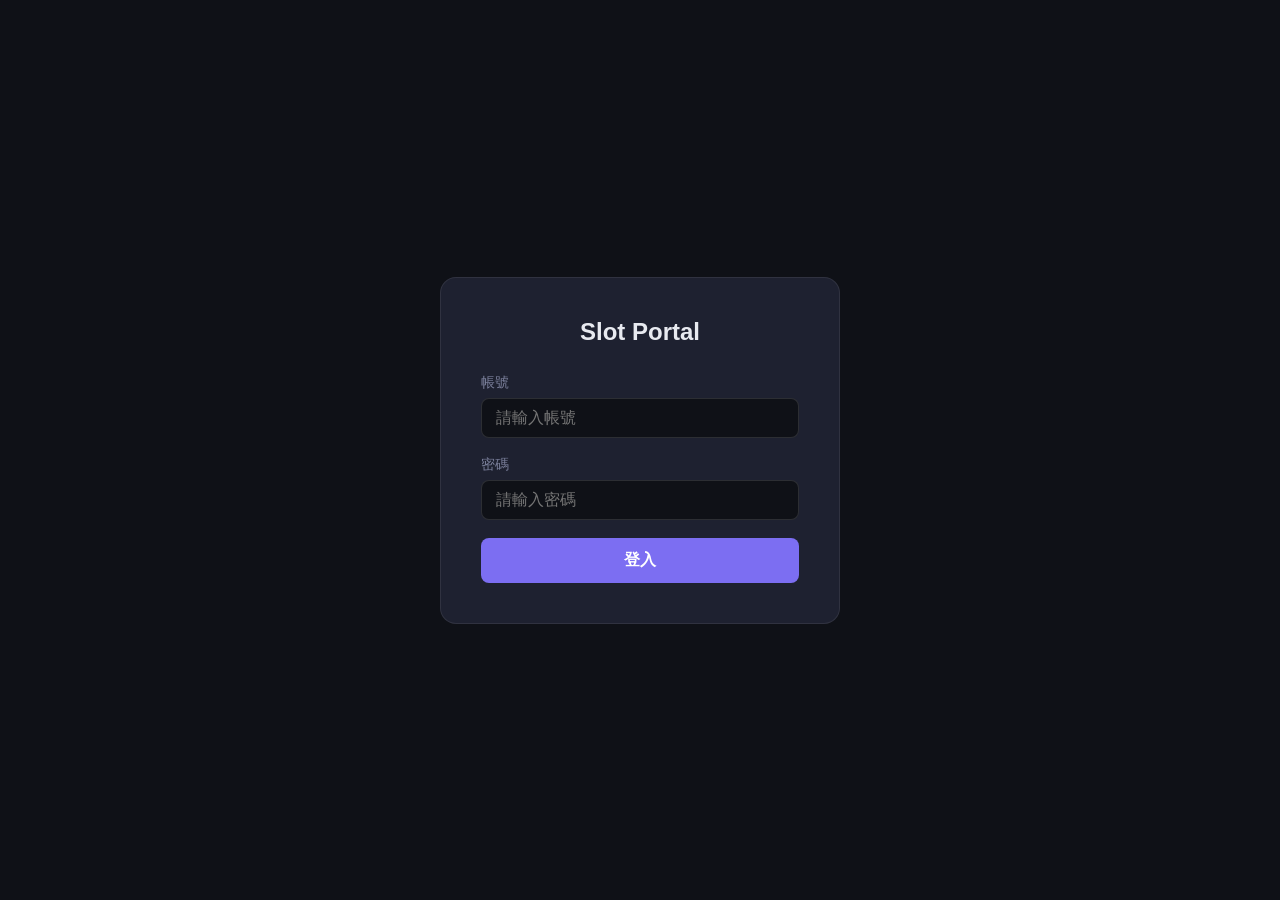
<file: login.html>
<!DOCTYPE html>
<html lang="zh-TW">
<head>
  <meta charset="UTF-8">
  <meta name="viewport" content="width=device-width, initial-scale=1.0">
  <title>登入 | Slot Portal</title>
  <style>
    *, *::before, *::after { box-sizing: border-box; margin: 0; padding: 0; }
    body {
      font-family: -apple-system, BlinkMacSystemFont, 'Segoe UI', sans-serif;
      background: #0f1117;
      color: #e8eaf0;
      min-height: 100vh;
      display: flex;
      align-items: center;
      justify-content: center;
    }
    .card {
      background: #1e2130;
      border: 1px solid rgba(255,255,255,0.08);
      border-radius: 16px;
      padding: 40px;
      width: 100%;
      max-width: 400px;
    }
    h1 { font-size: 1.5rem; margin-bottom: 28px; text-align: center; }
    label { display: block; font-size: 0.85rem; color: #7a7f9a; margin-bottom: 6px; }
    input {
      width: 100%;
      background: #0f1117;
      border: 1px solid rgba(255,255,255,0.12);
      border-radius: 8px;
      color: #e8eaf0;
      font-size: 1rem;
      padding: 10px 14px;
      margin-bottom: 18px;
      outline: none;
    }
    input:focus { border-color: #7c6ef2; }
    button {
      width: 100%;
      background: #7c6ef2;
      border: none;
      border-radius: 8px;
      color: #fff;
      font-size: 1rem;
      font-weight: 600;
      padding: 12px;
      cursor: pointer;
    }
    button:hover { background: #6a5de0; }
    #error { color: #f25e7c; font-size: 0.85rem; margin-top: 12px; text-align: center; display: none; }
  </style>
</head>
<body>
  <div class="card">
    <h1>Slot Portal</h1>
    <label for="username">帳號</label>
    <input id="username" type="text" placeholder="請輸入帳號" autocomplete="username">
    <label for="password">密碼</label>
    <input id="password" type="password" placeholder="請輸入密碼" autocomplete="current-password">
    <button id="loginBtn">登入</button>
    <p id="error">帳號或密碼錯誤</p>
  </div>

  <script>
    document.getElementById('loginBtn').addEventListener('click', async () => {
      const username = document.getElementById('username').value.trim();
      const password = document.getElementById('password').value;
      const errorEl = document.getElementById('error');
      errorEl.style.display = 'none';

      try {
        const res = await fetch('/api/login', {
          method: 'POST',
          headers: { 'Content-Type': 'application/json' },
          body: JSON.stringify({ username, password }),
        });
        if (res.ok) {
          window.location.href = '/portal.html';
        } else {
          errorEl.style.display = 'block';
        }
      } catch {
        errorEl.textContent = '連線失敗，請稍後再試';
        errorEl.style.display = 'block';
      }
    });
  </script>
</body>
</html>
</file>
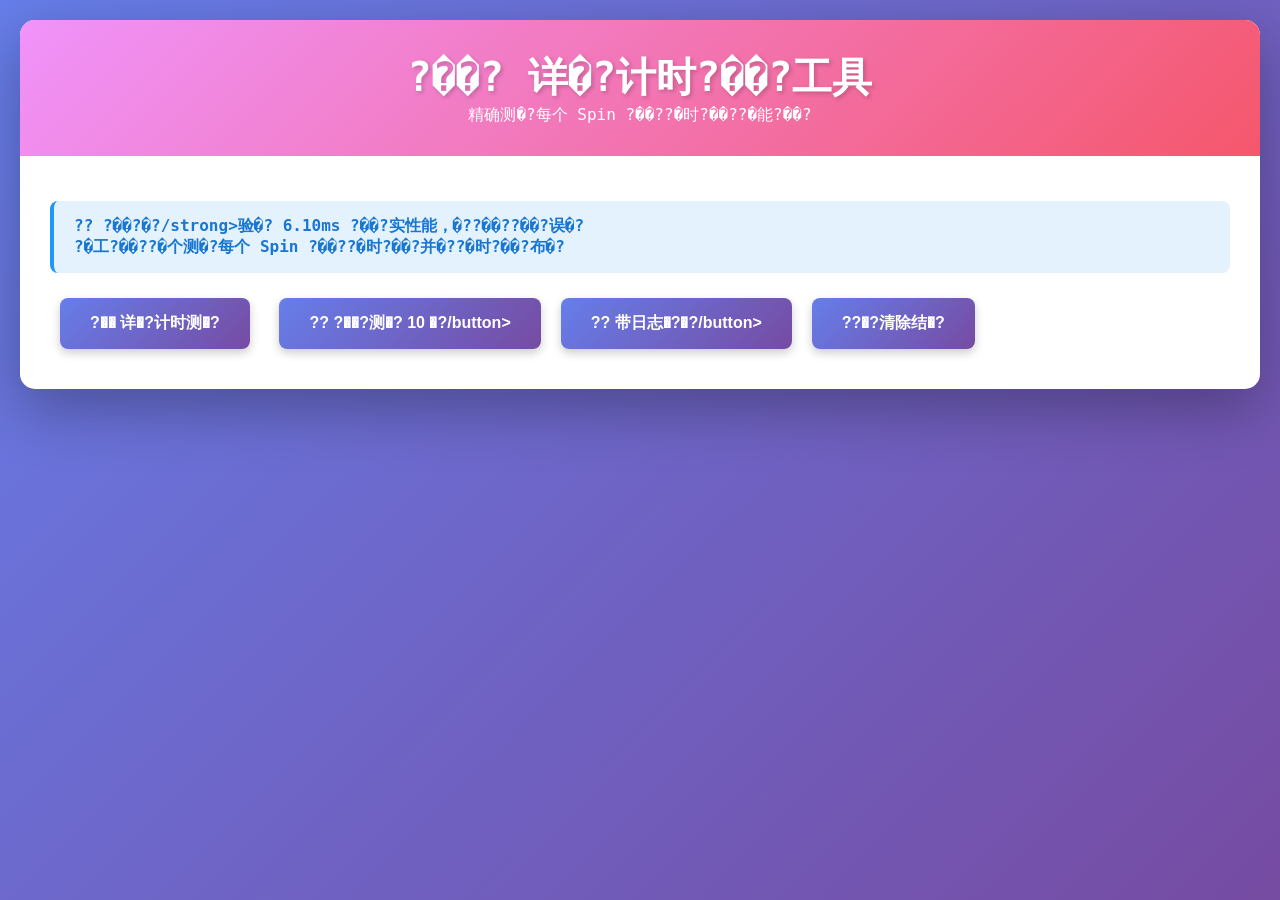
<file: games/demo1/tests/detailed_timing_test.html>
<!DOCTYPE html>
<html lang="zh-TW">
<head>
    <meta charset="UTF-8">
    <meta name="viewport" content="width=device-width, initial-scale=1.0">
    <title>?��? 详�?计时?��?</title>
    <style>
        * {
            margin: 0;
            padding: 0;
            box-sizing: border-box;
        }
        
        body {
            font-family: 'Consolas', 'Monaco', monospace;
            background: linear-gradient(135deg, #667eea 0%, #764ba2 100%);
            padding: 20px;
            min-height: 100vh;
        }
        
        .container {
            max-width: 1400px;
            margin: 0 auto;
            background: white;
            border-radius: 15px;
            box-shadow: 0 20px 60px rgba(0,0,0,0.3);
            overflow: hidden;
        }
        
        .header {
            background: linear-gradient(135deg, #f093fb 0%, #f5576c 100%);
            color: white;
            padding: 30px;
            text-align: center;
        }
        
        h1 {
            font-size: 2.5em;
            text-shadow: 2px 2px 4px rgba(0,0,0,0.2);
        }
        
        .content {
            padding: 30px;
        }
        
        button {
            background: linear-gradient(135deg, #667eea 0%, #764ba2 100%);
            color: white;
            border: none;
            padding: 15px 30px;
            font-size: 16px;
            font-weight: 600;
            border-radius: 8px;
            cursor: pointer;
            margin: 10px;
            transition: all 0.3s;
            box-shadow: 0 4px 10px rgba(0,0,0,0.2);
        }
        
        button:hover {
            transform: translateY(-2px);
            box-shadow: 0 6px 20px rgba(0,0,0,0.3);
        }
        
        .result-section {
            margin: 20px 0;
            padding: 20px;
            background: #f8f9fa;
            border-radius: 10px;
            border-left: 4px solid #667eea;
        }
        
        table {
            width: 100%;
            border-collapse: collapse;
            margin: 15px 0;
            background: white;
            border-radius: 8px;
            overflow: hidden;
            box-shadow: 0 2px 8px rgba(0,0,0,0.1);
        }
        
        th {
            background: #667eea;
            color: white;
            padding: 12px;
            text-align: left;
            font-weight: 600;
        }
        
        td {
            padding: 10px 12px;
            border-bottom: 1px solid #eee;
        }
        
        tr:hover {
            background: #f0f0f0;
        }
        
        .summary {
            display: grid;
            grid-template-columns: repeat(auto-fit, minmax(250px, 1fr));
            gap: 15px;
            margin: 20px 0;
        }
        
        .summary-card {
            background: linear-gradient(135deg, #667eea 0%, #764ba2 100%);
            color: white;
            padding: 20px;
            border-radius: 10px;
            box-shadow: 0 4px 10px rgba(0,0,0,0.2);
        }
        
        .summary-card h3 {
            font-size: 0.9em;
            margin-bottom: 10px;
            opacity: 0.9;
        }
        
        .summary-card .value {
            font-size: 2.2em;
            font-weight: 700;
        }
        
        .alert {
            padding: 15px 20px;
            border-radius: 8px;
            margin: 15px 0;
            border-left: 4px solid;
        }
        
        .alert-info {
            background: #e3f2fd;
            color: #1976d2;
            border-color: #2196F3;
        }
        
        .alert-warning {
            background: #fff3e0;
            color: #f57c00;
            border-color: #ff9800;
        }
        
        .alert-success {
            background: #e8f5e9;
            color: #388e3c;
            border-color: #4caf50;
        }
        
        .log {
            background: #1e1e1e;
            color: #d4d4d4;
            padding: 15px;
            border-radius: 8px;
            max-height: 400px;
            overflow-y: auto;
            font-size: 13px;
            line-height: 1.6;
            margin: 15px 0;
        }
        
        .log-entry {
            padding: 3px 0;
        }
        
        .fast {
            color: #4caf50;
            font-weight: 700;
        }
        
        .slow {
            color: #f44336;
            font-weight: 700;
        }
        
        .normal {
            color: #2196F3;
            font-weight: 700;
        }
    </style>
</head>
<body>
    <div class="container">
        <div class="header">
            <h1>?��? 详�?计时?��?工具</h1>
            <p>精确测�?每个 Spin ?��??�时?��??�能?��?</p>
        </div>
        
        <div class="content">
            <div class="alert alert-info">
                <strong>?? ?��?�?/strong>验�? 6.10ms ?��?实性能，�??��??��?误�?
                <br>?�工?��??�个测�?每个 Spin ?��??�时?��?并�??�时?��?布�?
            </div>
            
            <div>
                <button onclick="testDetailedTiming()">?�� 详�?计时测�?</button>
                <button onclick="testMultipleRuns()">?? ?��?测�? 10 �?/button>
                <button onclick="testWithLogging()">?? 带日志�?�?/button>
                <button onclick="clearResults()">??�?清除结�?</button>
            </div>
            
            <div id="results"></div>
            <div id="logs" class="log" style="display: none;"></div>
        </div>
    </div>
    
    <script src="../data.js"></script>
    <script src="../engine.js"></script>
    
    <script>
        function clearResults() {
            document.getElementById('results').innerHTML = '';
            document.getElementById('logs').innerHTML = '';
            document.getElementById('logs').style.display = 'none';
        }
        
        function addLog(message) {
            const logs = document.getElementById('logs');
            logs.style.display = 'block';
            const entry = document.createElement('div');
            entry.className = 'log-entry';
            entry.textContent = `[${new Date().toLocaleTimeString('zh-TW', {hour12: false, fractionalSecondDigits: 3})}] ${message}`;
            logs.appendChild(entry);
            logs.scrollTop = logs.scrollHeight;
        }
        
        // 详�?计时测�?
        function testDetailedTiming() {
            clearResults();
            addLog('?? 开始详细计?��?�?..');
            
            const engine = new GameEngine(gameData);
            const spinTimings = [];
            let totalBFS = 0;
            let totalMatches = 0;
            
            // Hook 统计
            const originalFindConnectedGroup = engine.findConnectedGroup;
            engine.findConnectedGroup = function(...args) {
                totalBFS++;
                return originalFindConnectedGroup.apply(this, args);
            };
            
            const originalFindAllMatches = engine.findAllMatches;
            engine.findAllMatches = function(...args) {
                totalMatches++;
                return originalFindAllMatches.apply(this, args);
            };
            
            // 测�??��??�间
            const overallStart = performance.now();
            
            // ?�个?��? Spin 并计??
            for (let i = 0; i < 10; i++) {
                const spinStart = performance.now();
                const bfsBeforeSpin = totalBFS;
                const matchesBeforeSpin = totalMatches;
                
                const spin = engine._generateSingleSpin(true, i, 1);
                
                const spinDuration = performance.now() - spinStart;
                const bfsThisSpin = totalBFS - bfsBeforeSpin;
                const matchesThisSpin = totalMatches - matchesBeforeSpin;
                
                spinTimings.push({
                    index: i + 1,
                    duration: spinDuration,
                    bfs: bfsThisSpin,
                    matches: matchesThisSpin,
                    score: spin.totalScore,
                    groups: spin.allConnectedGroups.length,
                    cascades: spin.cascadeResults.length
                });
                
                addLog(`Spin ${i+1}: ${spinDuration.toFixed(3)}ms, BFS ${bfsThisSpin}, 连线 ${spin.allConnectedGroups.length}, ?�数 ${spin.totalScore}`);
            }
            
            const overallDuration = performance.now() - overallStart;
            
            addLog(`??测�?完�?！总耗时: ${overallDuration.toFixed(3)}ms`);
            
            // ?��?结�?
            const avgDuration = spinTimings.reduce((sum, s) => sum + s.duration, 0) / spinTimings.length;
            const maxDuration = Math.max(...spinTimings.map(s => s.duration));
            const minDuration = Math.min(...spinTimings.map(s => s.duration));
            const avgBFS = spinTimings.reduce((sum, s) => sum + s.bfs, 0) / spinTimings.length;
            
            // ?��??��?
            let tableHTML = `
                <table>
                    <thead>
                        <tr>
                            <th>Spin</th>
                            <th>?�时 (ms)</th>
                            <th>BFS调用</th>
                            <th>findAllMatches</th>
                            <th>连线??/th>
                            <th>Cascades</th>
                            <th>?�数</th>
                            <th>?�度</th>
                        </tr>
                    </thead>
                    <tbody>
            `;
            
            spinTimings.forEach(s => {
                let speedClass = 'normal';
                let speedText = '�?��';
                if (s.duration < 1) {
                    speedClass = 'fast';
                    speedText = '?��?�?;
                } else if (s.duration < 5) {
                    speedClass = 'fast';
                    speedText = '�?;
                } else if (s.duration > 100) {
                    speedClass = 'slow';
                    speedText = '??;
                }
                
                tableHTML += `
                    <tr>
                        <td>Spin ${s.index}</td>
                        <td><strong>${s.duration.toFixed(3)}</strong></td>
                        <td>${s.bfs}</td>
                        <td>${s.matches}</td>
                        <td>${s.groups}</td>
                        <td>${s.cascades}</td>
                        <td>${s.score.toLocaleString()}</td>
                        <td class="${speedClass}">${speedText}</td>
                    </tr>
                `;
            });
            
            tableHTML += '</tbody></table>';
            
            // ?�示结�?
            const html = `
                <div class="result-section">
                    <h2 style="color: #667eea; margin-bottom: 20px;">?? 详�?计时结�?</h2>
                    
                    <div class="summary">
                        <div class="summary-card">
                            <h3>?�耗时</h3>
                            <div class="value">${overallDuration.toFixed(2)} ms</div>
                        </div>
                        <div class="summary-card">
                            <h3>平�?�?Spin</h3>
                            <div class="value">${avgDuration.toFixed(2)} ms</div>
                        </div>
                        <div class="summary-card">
                            <h3>?��?/h3>
                            <div class="value">${minDuration.toFixed(2)} ms</div>
                        </div>
                        <div class="summary-card">
                            <h3>?�??/h3>
                            <div class="value">${maxDuration.toFixed(2)} ms</div>
                        </div>
                        <div class="summary-card">
                            <h3>??BFS</h3>
                            <div class="value">${totalBFS}</div>
                        </div>
                        <div class="summary-card">
                            <h3>平�? BFS/Spin</h3>
                            <div class="value">${avgBFS.toFixed(1)}</div>
                        </div>
                    </div>
                    
                    ${overallDuration < 10 ? `
                        <div class="alert alert-warning">
                            <strong>?��? ?�能异常快�?</strong><br>
                            ?�耗时 ${overallDuration.toFixed(2)}ms 对�? ${totalBFS} �?BFS 调用?�说?�常快�?br>
                            ?�能?��?�?br>
                            1. V8 引�???JIT 优�??�常激�?br>
                            2. ?�据?��?小�?计�??��?<br>
                            3. 浏�??��?�?br>
                            4. ?��??��?被�??��?<br>
                            <strong>平�?每次 BFS�?{(overallDuration / totalBFS * 1000).toFixed(1)} 微�?</strong>
                        </div>
                    ` : `
                        <div class="alert alert-success">
                            <strong>???�能�?��</strong><br>
                            ?�耗时 ${overallDuration.toFixed(2)}ms，符?��??��?
                        </div>
                    `}
                    
                    <h3 style="color: #667eea; margin: 20px 0 10px 0;">每个 Spin 详�?</h3>
                    ${tableHTML}
                </div>
            `;
            
            document.getElementById('results').innerHTML = html;
        }
        
        // ?��?测�?
        function testMultipleRuns() {
            clearResults();
            addLog('?? 开始�?复�?�?10 �?..');
            
            const runs = [];
            
            for (let run = 0; run < 10; run++) {
                const engine = new GameEngine(gameData);
                let bfsCount = 0;
                
                // Hook
                const originalFindConnectedGroup = engine.findConnectedGroup;
                engine.findConnectedGroup = function(...args) {
                    bfsCount++;
                    return originalFindConnectedGroup.apply(this, args);
                };
                
                const start = performance.now();
                const script = engine.generateFreeGameScript(10, 0);
                const duration = performance.now() - start;
                
                runs.push({
                    run: run + 1,
                    duration,
                    bfs: bfsCount,
                    score: script.totalScore,
                    spins: script.spins.length
                });
                
                addLog(`Run ${run+1}: ${duration.toFixed(3)}ms, BFS ${bfsCount}, ?�数 ${script.totalScore}`);
            }
            
            const avgDuration = runs.reduce((sum, r) => sum + r.duration, 0) / runs.length;
            const minDuration = Math.min(...runs.map(r => r.duration));
            const maxDuration = Math.max(...runs.map(r => r.duration));
            const stdDev = Math.sqrt(runs.reduce((sum, r) => sum + Math.pow(r.duration - avgDuration, 2), 0) / runs.length);
            const avgBFS = runs.reduce((sum, r) => sum + r.bfs, 0) / runs.length;
            
            addLog(`??测�?完�?！平?? ${avgDuration.toFixed(3)}ms, ?��?�? ${stdDev.toFixed(3)}ms`);
            
            let tableHTML = `
                <table>
                    <thead>
                        <tr>
                            <th>Run</th>
                            <th>?�时 (ms)</th>
                            <th>BFS 调用</th>
                            <th>?��???/th>
                            <th>Spin ??/th>
                        </tr>
                    </thead>
                    <tbody>
            `;
            
            runs.forEach(r => {
                tableHTML += `
                    <tr>
                        <td>Run ${r.run}</td>
                        <td><strong>${r.duration.toFixed(3)}</strong></td>
                        <td>${r.bfs}</td>
                        <td>${r.score.toLocaleString()}</td>
                        <td>${r.spins}</td>
                    </tr>
                `;
            });
            
            tableHTML += '</tbody></table>';
            
            const html = `
                <div class="result-section">
                    <h2 style="color: #667eea; margin-bottom: 20px;">?? ?��?测�?结�? (10�?</h2>
                    
                    <div class="summary">
                        <div class="summary-card">
                            <h3>平�??�时</h3>
                            <div class="value">${avgDuration.toFixed(2)} ms</div>
                        </div>
                        <div class="summary-card">
                            <h3>?��?�?/h3>
                            <div class="value">${stdDev.toFixed(2)} ms</div>
                        </div>
                        <div class="summary-card">
                            <h3>?��?/h3>
                            <div class="value">${minDuration.toFixed(2)} ms</div>
                        </div>
                        <div class="summary-card">
                            <h3>?�??/h3>
                            <div class="value">${maxDuration.toFixed(2)} ms</div>
                        </div>
                        <div class="summary-card">
                            <h3>平�? BFS</h3>
                            <div class="value">${avgBFS.toFixed(0)}</div>
                        </div>
                        <div class="summary-card">
                            <h3>稳�???/h3>
                            <div class="value">±${(stdDev/avgDuration*100).toFixed(1)}%</div>
                        </div>
                    </div>
                    
                    <div class="alert alert-info">
                        <strong>?? 稳�??��??��?</strong><br>
                        波动?�围�?{minDuration.toFixed(2)}ms ~ ${maxDuration.toFixed(2)}ms<br>
                        ?�对?��?差�?${(stdDev/avgDuration*100).toFixed(2)}%<br>
                        ${stdDev/avgDuration < 0.1 ? '???�能?�常稳�?' : stdDev/avgDuration < 0.2 ? '???�能稳�?' : '?��? ?�能波动较大'}
                    </div>
                    
                    <h3 style="color: #667eea; margin: 20px 0 10px 0;">每次测�?详�?</h3>
                    ${tableHTML}
                    
                    ${avgDuration < 10 ? `
                        <div class="alert alert-warning">
                            <strong>?? 深入?��?�?/strong><br>
                            平�??�时 ${avgDuration.toFixed(2)}ms 对�? 10 �?Spin（约 ${avgBFS.toFixed(0)} �?BFS）�?常快??br>
                            <br>
                            <strong>每次 BFS 平�??�时�?{(avgDuration / avgBFS * 1000).toFixed(1)} 微�?</strong><br>
                            <br>
                            这�??��?�?br>
                            - 如�??��?实性能：V8 引�?优�?得�?常好！�?<br>
                            - 如�??�据?��?：可?��?要�?试更大�??�据???��?<br>
                            - 如�??��?存�??�能?�要�?试�??��??�机seed ?��?
                        </div>
                    ` : ''}
                </div>
            `;
            
            document.getElementById('results').innerHTML = html;
        }
        
        // 带日志�?�?
        function testWithLogging() {
            clearResults();
            addLog('?? 开始带详�??��??��?�?..');
            
            const engine = new GameEngine(gameData);
            let bfsCount = 0;
            let matchesCount = 0;
            const bfsTimings = [];
            
            // Hook BFS 并记录�?次耗时
            const originalFindConnectedGroup = engine.findConnectedGroup;
            engine.findConnectedGroup = function(...args) {
                bfsCount++;
                const start = performance.now();
                const result = originalFindConnectedGroup.apply(this, args);
                const duration = performance.now() - start;
                bfsTimings.push(duration);
                
                if (bfsCount <= 20 || bfsCount % 100 === 0) {
                    addLog(`  BFS ${bfsCount}: ${duration.toFixed(4)}ms, 返�? ${result.length} 个cell`);
                }
                
                return result;
            };
            
            const originalFindAllMatches = engine.findAllMatches;
            engine.findAllMatches = function(...args) {
                matchesCount++;
                addLog(`?? findAllMatches 调用 #${matchesCount}`);
                return originalFindAllMatches.apply(this, args);
            };
            
            addLog('\n?��? 开始�???FreeGame...\n');
            
            const start = performance.now();
            const script = engine.generateFreeGameScript(10, 0);
            const duration = performance.now() - start;
            
            addLog(`\n???��?完�?！总耗时: ${duration.toFixed(3)}ms`);
            
            // ?��? BFS ?�时
            const avgBFSDuration = bfsTimings.reduce((sum, t) => sum + t, 0) / bfsTimings.length;
            const maxBFSDuration = Math.max(...bfsTimings);
            const minBFSDuration = Math.min(...bfsTimings);
            
            const html = `
                <div class="result-section">
                    <h2 style="color: #667eea; margin-bottom: 20px;">?? 详�??��?测�?结�?</h2>
                    
                    <div class="summary">
                        <div class="summary-card">
                            <h3>?�耗时</h3>
                            <div class="value">${duration.toFixed(2)} ms</div>
                        </div>
                        <div class="summary-card">
                            <h3>BFS ?�次??/h3>
                            <div class="value">${bfsCount}</div>
                        </div>
                        <div class="summary-card">
                            <h3>平�?每次 BFS</h3>
                            <div class="value">${(avgBFSDuration * 1000).toFixed(1)} μs</div>
                        </div>
                        <div class="summary-card">
                            <h3>BFS ?�??/h3>
                            <div class="value">${(maxBFSDuration * 1000).toFixed(1)} μs</div>
                        </div>
                        <div class="summary-card">
                            <h3>findAllMatches</h3>
                            <div class="value">${matchesCount}</div>
                        </div>
                        <div class="summary-card">
                            <h3>?��???/h3>
                            <div class="value">${script.totalScore.toLocaleString()}</div>
                        </div>
                    </div>
                    
                    <div class="alert alert-info">
                        <strong>?? ?�能?��?�?/strong><br>
                        ?�次 BFS 平�??�时�?{(avgBFSDuration * 1000).toFixed(2)} 微�?<br>
                        BFS ?�时?�围�?{(minBFSDuration * 1000).toFixed(2)} ~ ${(maxBFSDuration * 1000).toFixed(2)} 微�?<br>
                        BFS ?�耗时?��?�?{(avgBFSDuration * bfsCount / duration * 100).toFixed(1)}%<br>
                        ?��??��??�时�?{(duration - avgBFSDuration * bfsCount).toFixed(2)} ms (${((1 - avgBFSDuration * bfsCount / duration) * 100).toFixed(1)}%)
                    </div>
                    
                    ${avgBFSDuration < 0.01 ? `
                        <div class="alert alert-success">
                            <strong>???�能优�?�?/strong><br>
                            ?�次 BFS 平�? ${(avgBFSDuration * 1000).toFixed(2)} 微�?，说?��?<br>
                            - ??V8 JIT 优�??��?<br>
                            - ???��?复用?�制工�??�好<br>
                            - ??BFS 算�?高�?<br>
                            <br>
                            如�?这是?��??�能，那么�??��??�已经�?常�??��?！�??
                        </div>
                    ` : ''}
                    
                    <p style="margin-top: 15px; color: #666;">
                        ?��?下方?��?了解详�??�执行�?程�??�示??0次BFS?��?100次�?程�?�?
                    </p>
                </div>
            `;
            
            document.getElementById('results').innerHTML = html;
        }
        
        // ?��???
        console.log('?��? 详�?计时测�?工具已�?�?);
    </script>
</body>
</html>
</file>
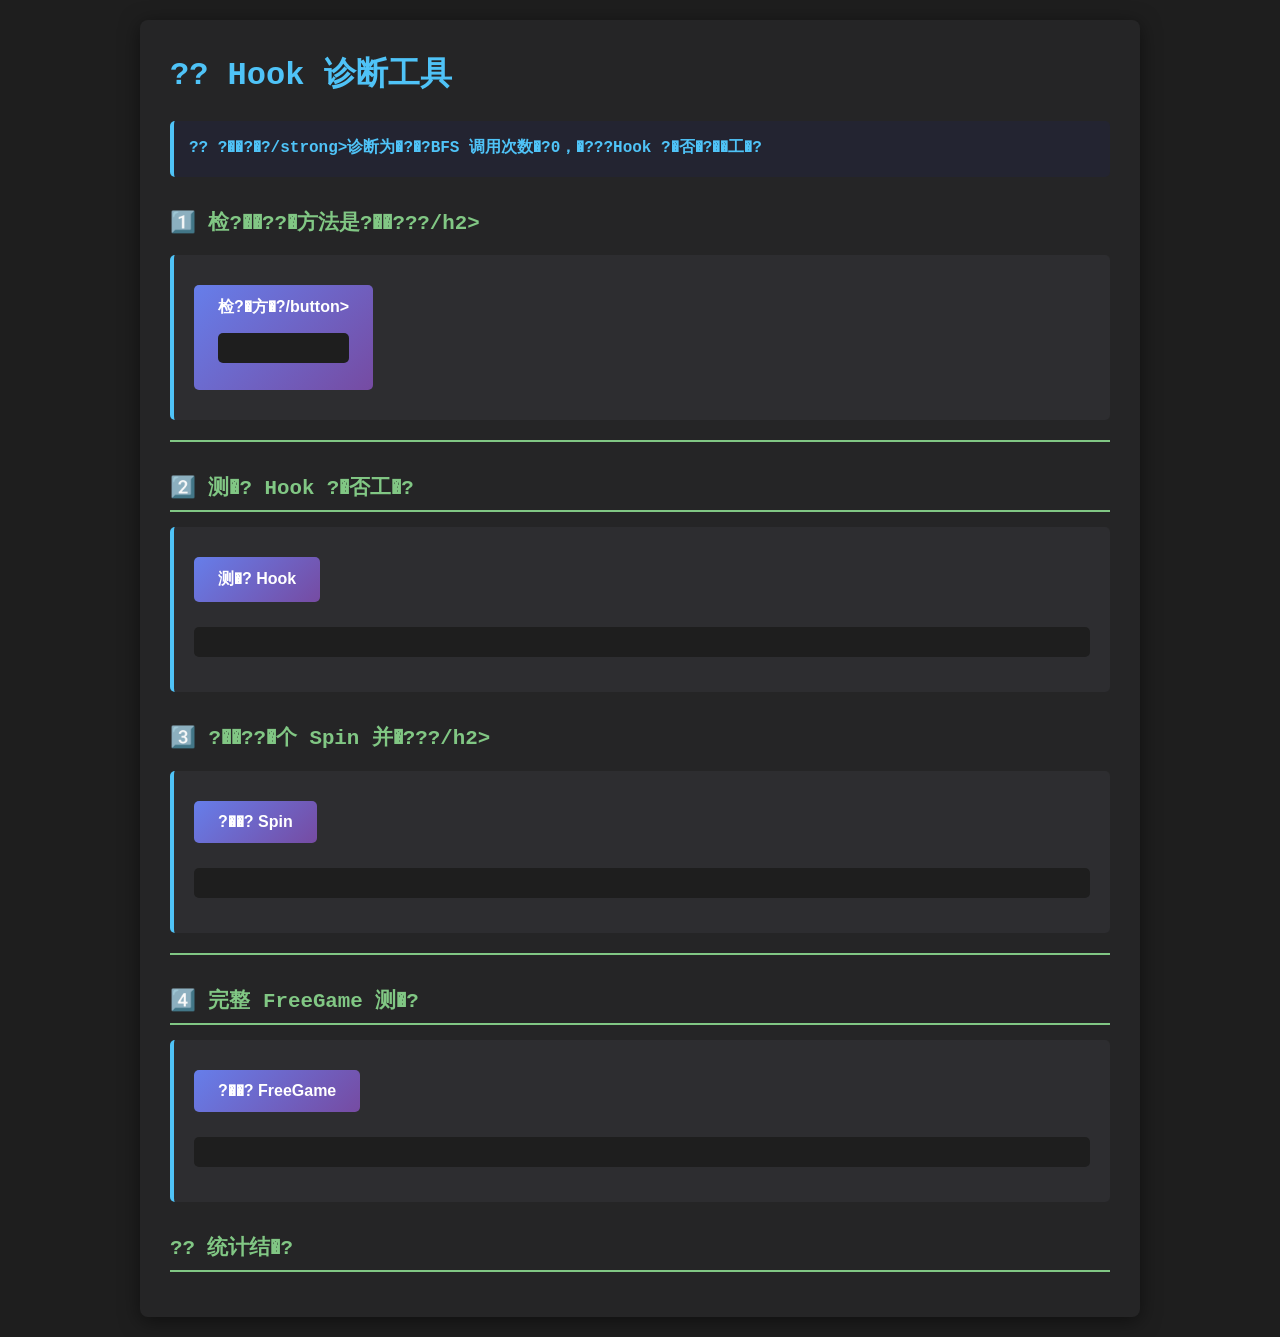
<file: games/demo1/tests/hook_diagnosis.html>
<!DOCTYPE html>
<html lang="zh-TW">
<head>
    <meta charset="UTF-8">
    <meta name="viewport" content="width=device-width, initial-scale=1.0">
    <title>?? Hook 诊断工具</title>
    <style>
        * {
            margin: 0;
            padding: 0;
            box-sizing: border-box;
        }
        
        body {
            font-family: 'Consolas', 'Monaco', monospace;
            background: #1e1e1e;
            color: #d4d4d4;
            padding: 20px;
            line-height: 1.6;
        }
        
        .container {
            max-width: 1000px;
            margin: 0 auto;
            background: #252526;
            border-radius: 8px;
            padding: 30px;
            box-shadow: 0 4px 20px rgba(0,0,0,0.5);
        }
        
        h1 {
            color: #4fc3f7;
            margin-bottom: 20px;
            font-size: 2em;
        }
        
        h2 {
            color: #81c784;
            margin: 30px 0 15px 0;
            font-size: 1.3em;
            border-bottom: 2px solid #81c784;
            padding-bottom: 5px;
        }
        
        .test-section {
            background: #2d2d30;
            padding: 20px;
            margin: 15px 0;
            border-radius: 5px;
            border-left: 4px solid #4fc3f7;
        }
        
        button {
            background: linear-gradient(135deg, #667eea 0%, #764ba2 100%);
            color: white;
            border: none;
            padding: 12px 24px;
            font-size: 16px;
            font-weight: 600;
            border-radius: 5px;
            cursor: pointer;
            margin: 10px 10px 10px 0;
            transition: all 0.3s;
        }
        
        button:hover {
            transform: translateY(-2px);
            box-shadow: 0 4px 12px rgba(102, 126, 234, 0.4);
        }
        
        button:active {
            transform: translateY(0);
        }
        
        .log {
            background: #1e1e1e;
            padding: 15px;
            margin: 15px 0;
            border-radius: 5px;
            max-height: 500px;
            overflow-y: auto;
            font-size: 14px;
        }
        
        .log-entry {
            padding: 5px 0;
            border-bottom: 1px solid #3c3c3c;
        }
        
        .log-entry:last-child {
            border-bottom: none;
        }
        
        .success {
            color: #81c784;
        }
        
        .error {
            color: #e57373;
        }
        
        .warning {
            color: #ffb74d;
        }
        
        .info {
            color: #4fc3f7;
        }
        
        .result-box {
            background: #2d2d30;
            padding: 20px;
            margin: 15px 0;
            border-radius: 5px;
            border-left: 4px solid #81c784;
        }
        
        .stat {
            display: flex;
            justify-content: space-between;
            padding: 8px 0;
            border-bottom: 1px solid #3c3c3c;
        }
        
        .stat:last-child {
            border-bottom: none;
        }
        
        .stat-label {
            color: #9cdcfe;
        }
        
        .stat-value {
            color: #ce9178;
            font-weight: 700;
        }
        
        code {
            background: #1e1e1e;
            padding: 2px 6px;
            border-radius: 3px;
            color: #ce9178;
        }
        
        .alert {
            padding: 15px;
            margin: 15px 0;
            border-radius: 5px;
            border-left: 4px solid;
        }
        
        .alert-info {
            background: #1a237e20;
            border-color: #4fc3f7;
            color: #4fc3f7;
        }
        
        .alert-warning {
            background: #e6550020;
            border-color: #ffb74d;
            color: #ffb74d;
        }
        
        .alert-error {
            background: #b7171720;
            border-color: #e57373;
            color: #e57373;
        }
    </style>
</head>
<body>
    <div class="container">
        <h1>?? Hook 诊断工具</h1>
        
        <div class="alert alert-info">
            <strong>?? ?��?�?/strong>诊断为�?�?BFS 调用次数�?0，�???Hook ?�否�?��工�?
        </div>
        
        <h2>1️⃣ 检?��??�方法是?��???/h2>
        <div class="test-section">
            <button onclick="checkMethods()">检?�方�?/button>
            <div id="methodCheck" class="log"></div>
        </div>
        
        <h2>2️⃣ 测�? Hook ?�否工�?</h2>
        <div class="test-section">
            <button onclick="testHook()">测�? Hook</button>
            <div id="hookTest" class="log"></div>
        </div>
        
        <h2>3️⃣ ?��??�个 Spin 并�???/h2>
        <div class="test-section">
            <button onclick="testSingleSpin()">?��? Spin</button>
            <div id="spinTest" class="log"></div>
        </div>
        
        <h2>4️⃣ 完整 FreeGame 测�?</h2>
        <div class="test-section">
            <button onclick="testFreeGame()">?��? FreeGame</button>
            <div id="freeGameTest" class="log"></div>
        </div>
        
        <h2>?? 统计结�?</h2>
        <div id="statsResult"></div>
    </div>
    
    <script src="../data.js"></script>
    <script src="../engine.js"></script>
    
    <script>
        function log(containerId, message, type = 'info') {
            const container = document.getElementById(containerId);
            const entry = document.createElement('div');
            entry.className = `log-entry ${type}`;
            entry.textContent = message;
            container.appendChild(entry);
            container.scrollTop = container.scrollHeight;
        }
        
        function clearLog(containerId) {
            document.getElementById(containerId).innerHTML = '';
        }
        
        // 1. 检?�方法是?��???
        function checkMethods() {
            clearLog('methodCheck');
            
            log('methodCheck', '?? 检??GameEngine ??gameData...', 'info');
            
            if (typeof GameEngine === 'undefined') {
                log('methodCheck', '??GameEngine ?��?义�?engine.js ?��?载�?', 'error');
                return;
            }
            log('methodCheck', '??GameEngine 已�?�?, 'success');
            
            if (typeof gameData === 'undefined') {
                log('methodCheck', '??gameData ?��?义�?data.js ?��?载�?', 'error');
                return;
            }
            log('methodCheck', '??gameData 已�?�?, 'success');
            
            try {
                const engine = new GameEngine(gameData);
                log('methodCheck', '??GameEngine 实�??�建?��?', 'success');
                
                // 检?�方�?
                const methods = [
                    'findConnectedGroup',
                    'findAllMatches',
                    '_generateSingleSpin',
                    'generateFreeGameScript',
                    'shouldRedraw',
                    'getMultipleRangeIndex'
                ];
                
                log('methodCheck', '\n?? 检?�方法是?��??��?', 'info');
                methods.forEach(method => {
                    if (typeof engine[method] === 'function') {
                        log('methodCheck', `  ??${method} 存在`, 'success');
                    } else {
                        log('methodCheck', `  ??${method} 不�??��?`, 'error');
                    }
                });
                
                // 检?�方法类??
                log('methodCheck', '\n?�� ?��?详�?�?, 'info');
                log('methodCheck', `  findConnectedGroup: ${typeof engine.findConnectedGroup}`, 'info');
                log('methodCheck', `  findAllMatches: ${typeof engine.findAllMatches}`, 'info');
                
            } catch (error) {
                log('methodCheck', `???�建引�?失败�?{error.message}`, 'error');
            }
        }
        
        // 2. 测�? Hook ?�否工�?
        function testHook() {
            clearLog('hookTest');
            
            log('hookTest', '?�� 测�? Hook ?�制...', 'info');
            
            try {
                const engine = new GameEngine(gameData);
                let callCount = 0;
                
                // Hook findConnectedGroup
                const originalFindConnectedGroup = engine.findConnectedGroup;
                log('hookTest', `?��??��?类�?: ${typeof originalFindConnectedGroup}`, 'info');
                
                if (typeof originalFindConnectedGroup !== 'function') {
                    log('hookTest', '??findConnectedGroup 不是?�数�?, 'error');
                    return;
                }
                
                engine.findConnectedGroup = function(...args) {
                    callCount++;
                    log('hookTest', `  ?�� Hook ?�截?��??��?callCount = ${callCount}`, 'success');
                    return originalFindConnectedGroup.apply(this, args);
                };
                
                log('hookTest', '??Hook 已设�?, 'success');
                log('hookTest', '\n?�� 测�?调用 findConnectedGroup...', 'info');
                
                // ?�建测�??�面
                const testBoard = [
                    [2, 2, 2, null],
                    [2, 2, 2, 2, null],
                    [2, 2, 2, 2, 2, null],
                    [2, 2, 2, 0, 2, 2, 2],
                    [2, 2, 2, 2, 2, null],
                    [2, 2, 2, 2, null],
                    [2, 2, 2, null]
                ];
                
                const visited = Array(7).fill(null).map(() => Array(7).fill(false));
                
                // ?�接调用测�?
                const group = engine.findConnectedGroup(testBoard, 0, 0, visited);
                
                log('hookTest', `\n?? 测�?结�?：`, 'info');
                log('hookTest', `  Hook 调用次数: ${callCount}`, callCount > 0 ? 'success' : 'error');
                log('hookTest', `  返�??��?线数: ${group.length}`, 'info');
                
                if (callCount === 0) {
                    log('hookTest', '\n??Hook 失败！可?��??��?', 'error');
                    log('hookTest', '  1. ?��?被�?存�?绑�?', 'warning');
                    log('hookTest', '  2. 使用了�??��?引用', 'warning');
                    log('hookTest', '  3. �??路�?不�?', 'warning');
                } else {
                    log('hookTest', '\n??Hook 工�?�?���?, 'success');
                }
                
            } catch (error) {
                log('hookTest', `??测�?失败�?{error.message}`, 'error');
                console.error(error);
            }
        }
        
        // 3. ?��??�个 Spin 并�???
        function testSingleSpin() {
            clearLog('spinTest');
            
            log('spinTest', '?�� ?��??�个 Spin...', 'info');
            
            try {
                const engine = new GameEngine(gameData);
                let bfsCount = 0;
                let matchesCount = 0;
                
                // Hook ?��?
                const originalFindConnectedGroup = engine.findConnectedGroup;
                engine.findConnectedGroup = function(...args) {
                    bfsCount++;
                    return originalFindConnectedGroup.apply(this, args);
                };
                
                const originalFindAllMatches = engine.findAllMatches;
                engine.findAllMatches = function(...args) {
                    matchesCount++;
                    log('spinTest', `  ?? findAllMatches 被�??��?�?${matchesCount} 次�?`, 'info');
                    const result = originalFindAllMatches.apply(this, args);
                    log('spinTest', `    ???�到 ${result.length} 个�?线`, 'info');
                    return result;
                };
                
                log('spinTest', '??Hook 已设�?, 'success');
                log('spinTest', '\n?��? 开始�???..', 'info');
                
                const startTime = performance.now();
                const spin = engine._generateSingleSpin(false, 0, 1);
                const duration = performance.now() - startTime;
                
                log('spinTest', '\n?? 结�?统计�?, 'info');
                log('spinTest', `  ?��? ?�时: ${duration.toFixed(2)} ms`, 'info');
                log('spinTest', `  ?? BFS 调用次数: ${bfsCount}`, bfsCount > 0 ? 'success' : 'error');
                log('spinTest', `  ?? findAllMatches 调用: ${matchesCount}`, matchesCount > 0 ? 'success' : 'error');
                log('spinTest', `  ?�� ?��??? ${spin.totalScore}`, 'info');
                log('spinTest', `  ?? 连线?? ${spin.allConnectedGroups.length}`, 'info');
                
                if (bfsCount === 0) {
                    log('spinTest', '\n?��? 警�?：BFS 调用次数�?0�?, 'warning');
                    log('spinTest', '?�能?��?�?, 'warning');
                    log('spinTest', '  1. ?�面没�?符号（�??�失败�?', 'warning');
                    log('spinTest', '  2. findAllMatches ?�被调用', 'warning');
                    log('spinTest', '  3. �???��?跳�?了查?�步�?, 'warning');
                    
                    // 检?��???
                    log('spinTest', '\n?? 检?��??��??�面�?, 'info');
                    if (spin.board) {
                        let symbolCount = 0;
                        spin.board.forEach((row, r) => {
                            row.forEach((symbol, c) => {
                                if (symbol !== null) symbolCount++;
                            });
                        });
                        log('spinTest', `  ?�面?��?符号?? ${symbolCount}`, symbolCount > 0 ? 'success' : 'error');
                    } else {
                        log('spinTest', '  ???�面?��??��?', 'error');
                    }
                }
                
                // ?�新统计
                updateStats({ bfsCount, matchesCount, duration });
                
            } catch (error) {
                log('spinTest', `???��?失败�?{error.message}`, 'error');
                console.error(error);
            }
        }
        
        // 4. 完整 FreeGame 测�?
        function testFreeGame() {
            clearLog('freeGameTest');
            
            log('freeGameTest', '?�� ?��? FreeGame (10 Spin)...', 'info');
            
            try {
                const engine = new GameEngine(gameData);
                let bfsCount = 0;
                let matchesCount = 0;
                
                // Hook ?��?
                const originalFindConnectedGroup = engine.findConnectedGroup;
                engine.findConnectedGroup = function(...args) {
                    bfsCount++;
                    return originalFindConnectedGroup.apply(this, args);
                };
                
                const originalFindAllMatches = engine.findAllMatches;
                engine.findAllMatches = function(...args) {
                    matchesCount++;
                    return originalFindAllMatches.apply(this, args);
                };
                
                log('freeGameTest', '??Hook 已设�?, 'success');
                log('freeGameTest', '\n?��? 开始�???FreeGame...', 'info');
                
                const startTime = performance.now();
                const script = engine.generateFreeGameScript(10, 0);
                const duration = performance.now() - startTime;
                
                log('freeGameTest', '\n?? 结�?统计�?, 'info');
                log('freeGameTest', `  ?��? ?�耗时: ${duration.toFixed(2)} ms`, 'info');
                log('freeGameTest', `  ?? 平�?�?Spin: ${(duration / script.spins.length).toFixed(2)} ms`, 'info');
                log('freeGameTest', `  ?? BFS ?��??? ${bfsCount}`, bfsCount > 0 ? 'success' : 'error');
                log('freeGameTest', `  ?? findAllMatches 调用: ${matchesCount}`, matchesCount > 0 ? 'success' : 'error');
                log('freeGameTest', `  ?? 平�?�?Spin BFS: ${(bfsCount / script.spins.length).toFixed(1)}`, 'info');
                log('freeGameTest', `  ?�� ??Spin ?? ${script.spins.length}`, 'info');
                log('freeGameTest', `  ?�� ?��??? ${script.totalScore.toLocaleString()}`, 'info');
                
                if (bfsCount === 0) {
                    log('freeGameTest', '\n??严�??��?�?0�?Spin ??BFS 调用�?0�?, 'error');
                    log('freeGameTest', '这�??��?�?, 'error');
                    log('freeGameTest', '  1. ?�?��??�都没�?进�?连线?�找', 'error');
                    log('freeGameTest', '  2. ?��?Hook 完全失�?', 'error');
                    log('freeGameTest', '  3. ?�者使?��?不�??��??�路�?, 'error');
                } else if (duration < 10) {
                    log('freeGameTest', '\n?��? 警�?：�??�时?��?常短�? 10ms�?, 'warning');
                    log('freeGameTest', `�?BFS 调用�?${bfsCount} 次�?应该?�要更多时?�`, 'warning');
                    log('freeGameTest', '?�能?��?：V8 优�??��?存、�?测�??�据简??, 'warning');
                } else {
                    log('freeGameTest', '\n??测�?�?��完�?', 'success');
                }
                
                // ?�新统计
                updateStats({ bfsCount, matchesCount, duration, spins: script.spins.length });
                
            } catch (error) {
                log('freeGameTest', `???��?失败�?{error.message}`, 'error');
                console.error(error);
            }
        }
        
        // ?�新统计?�示
        function updateStats(stats) {
            const html = `
                <div class="result-box">
                    <h3 style="color: #81c784; margin-bottom: 15px;">?�?��?次�?试�?�?/h3>
                    <div class="stat">
                        <span class="stat-label">?��? ?�时</span>
                        <span class="stat-value">${stats.duration?.toFixed(2) || '0.00'} ms</span>
                    </div>
                    <div class="stat">
                        <span class="stat-label">?? BFS 调用次数</span>
                        <span class="stat-value">${stats.bfsCount || 0}</span>
                    </div>
                    <div class="stat">
                        <span class="stat-label">?? findAllMatches 调用</span>
                        <span class="stat-value">${stats.matchesCount || 0}</span>
                    </div>
                    ${stats.spins ? `
                    <div class="stat">
                        <span class="stat-label">?�� Spin ??/span>
                        <span class="stat-value">${stats.spins}</span>
                    </div>
                    <div class="stat">
                        <span class="stat-label">?? 平�?�?Spin BFS</span>
                        <span class="stat-value">${(stats.bfsCount / stats.spins).toFixed(1)}</span>
                    </div>
                    ` : ''}
                    ${stats.bfsCount === 0 ? `
                    <div class="alert alert-error" style="margin-top: 15px;">
                        <strong>??诊断结�?：BFS 调用�?0</strong><br>
                        请�?次执行�??��?测�?步骤，找?�根?��??��?
                    </div>
                    ` : `
                    <div class="alert alert-info" style="margin-top: 15px;">
                        <strong>??Hook 工�?�?��</strong><br>
                        BFS 调用次数�?��，可以�?行性能?��???
                    </div>
                    `}
                </div>
            `;
            document.getElementById('statsResult').innerHTML = html;
        }
        
        // ?��???
        console.log('?? Hook 诊断工具已�?�?);
    </script>
</body>
</html>
</file>
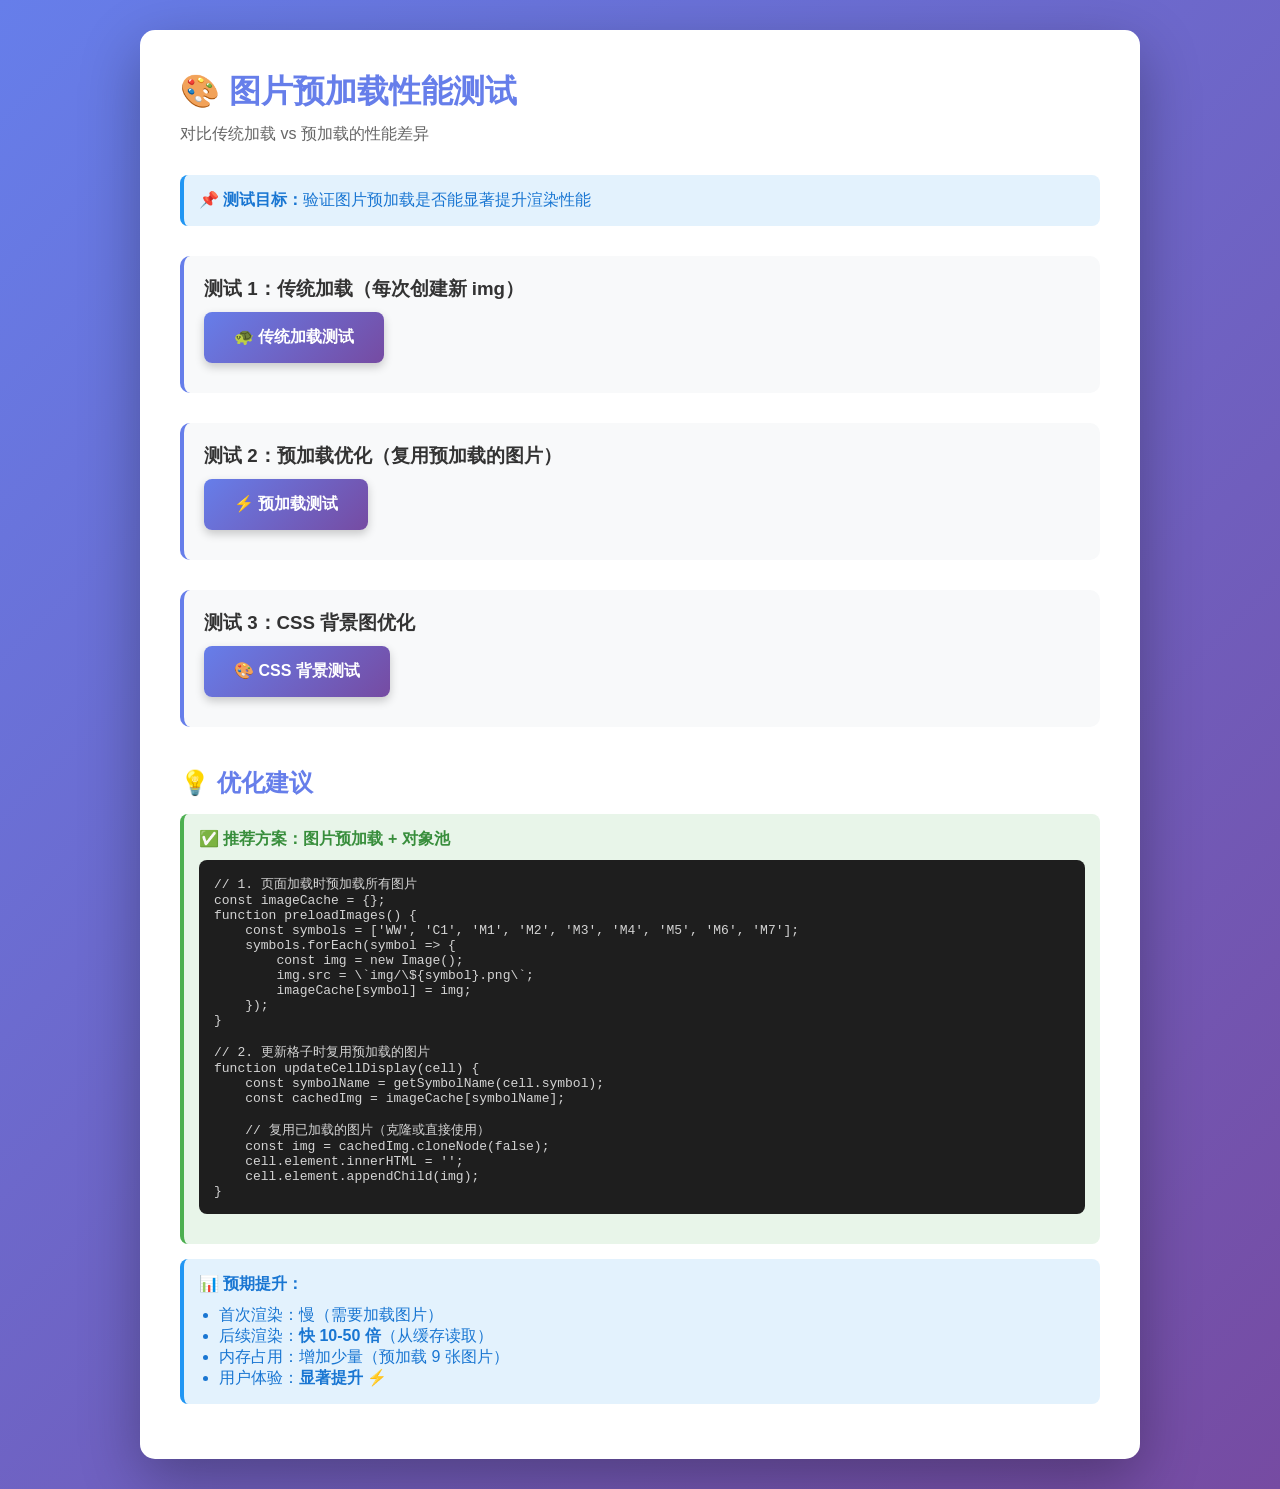
<file: games/demo1/tests/image_preload_test.html>
<!DOCTYPE html>
<html lang="zh-TW">
<head>
    <meta charset="UTF-8">
    <meta name="viewport" content="width=device-width, initial-scale=1.0">
    <title>🎨 图片预加载优化版</title>
    <style>
        * {
            margin: 0;
            padding: 0;
            box-sizing: border-box;
        }
        
        body {
            font-family: 'Segoe UI', Arial, sans-serif;
            background: linear-gradient(135deg, #667eea 0%, #764ba2 100%);
            padding: 30px;
            color: white;
        }
        
        .container {
            max-width: 1000px;
            margin: 0 auto;
            background: white;
            border-radius: 15px;
            padding: 40px;
            color: #333;
            box-shadow: 0 20px 60px rgba(0,0,0,0.3);
        }
        
        h1 {
            color: #667eea;
            margin-bottom: 10px;
        }
        
        .subtitle {
            color: #666;
            margin-bottom: 30px;
        }
        
        button {
            background: linear-gradient(135deg, #667eea 0%, #764ba2 100%);
            color: white;
            border: none;
            padding: 15px 30px;
            font-size: 16px;
            font-weight: 600;
            border-radius: 8px;
            cursor: pointer;
            margin: 10px 10px 10px 0;
            box-shadow: 0 4px 10px rgba(0,0,0,0.2);
            transition: all 0.3s;
        }
        
        button:hover {
            transform: translateY(-2px);
            box-shadow: 0 6px 20px rgba(0,0,0,0.3);
        }
        
        .test-area {
            margin: 30px 0;
            padding: 20px;
            background: #f8f9fa;
            border-radius: 10px;
            border-left: 4px solid #667eea;
        }
        
        .grid {
            display: grid;
            grid-template-columns: repeat(5, 80px);
            gap: 10px;
            margin: 20px 0;
        }
        
        .cell {
            width: 80px;
            height: 80px;
            background: #fff;
            border: 2px solid #ddd;
            border-radius: 8px;
            display: flex;
            align-items: center;
            justify-content: center;
            overflow: hidden;
        }
        
        .cell img {
            width: 100%;
            height: 100%;
            object-fit: contain;
        }
        
        .result {
            margin-top: 20px;
            padding: 15px;
            background: white;
            border-radius: 8px;
            border-left: 4px solid #4caf50;
        }
        
        .metric {
            display: flex;
            justify-content: space-between;
            padding: 8px 0;
            border-bottom: 1px solid #eee;
        }
        
        .metric:last-child {
            border-bottom: none;
        }
        
        .alert {
            padding: 15px;
            border-radius: 8px;
            margin: 15px 0;
            border-left: 4px solid;
        }
        
        .alert-info {
            background: #e3f2fd;
            color: #1976d2;
            border-color: #2196F3;
        }
        
        .alert-success {
            background: #e8f5e9;
            color: #388e3c;
            border-color: #4caf50;
        }
        
        .alert-warning {
            background: #fff3e0;
            color: #f57c00;
            border-color: #ff9800;
        }
        
        code {
            background: #1e1e1e;
            color: #ce9178;
            padding: 2px 6px;
            border-radius: 3px;
            font-family: 'Consolas', monospace;
        }
        
        pre {
            background: #1e1e1e;
            color: #d4d4d4;
            padding: 15px;
            border-radius: 8px;
            overflow-x: auto;
            margin: 15px 0;
        }
    </style>
</head>
<body>
    <div class="container">
        <h1>🎨 图片预加载性能测试</h1>
        <p class="subtitle">对比传统加载 vs 预加载的性能差异</p>
        
        <div class="alert alert-info">
            <strong>📌 测试目标：</strong>验证图片预加载是否能显著提升渲染性能
        </div>
        
        <div class="test-area">
            <h3>测试 1：传统加载（每次创建新 img）</h3>
            <button onclick="testTraditionalLoading()">🐢 传统加载测试</button>
            <div id="traditional-result"></div>
        </div>
        
        <div class="test-area">
            <h3>测试 2：预加载优化（复用预加载的图片）</h3>
            <button onclick="testPreloadedLoading()">⚡ 预加载测试</button>
            <div id="preloaded-result"></div>
        </div>
        
        <div class="test-area">
            <h3>测试 3：CSS 背景图优化</h3>
            <button onclick="testCSSBackground()">🎨 CSS 背景测试</button>
            <div id="css-result"></div>
        </div>
        
        <div id="comparison"></div>
        
        <h2 style="color: #667eea; margin-top: 40px;">💡 优化建议</h2>
        
        <div class="alert alert-success">
            <strong>✅ 推荐方案：图片预加载 + 对象池</strong>
            <pre style="margin-top: 10px;">// 1. 页面加载时预加载所有图片
const imageCache = {};
function preloadImages() {
    const symbols = ['WW', 'C1', 'M1', 'M2', 'M3', 'M4', 'M5', 'M6', 'M7'];
    symbols.forEach(symbol => {
        const img = new Image();
        img.src = \`img/\${symbol}.png\`;
        imageCache[symbol] = img;
    });
}

// 2. 更新格子时复用预加载的图片
function updateCellDisplay(cell) {
    const symbolName = getSymbolName(cell.symbol);
    const cachedImg = imageCache[symbolName];
    
    // 复用已加载的图片（克隆或直接使用）
    const img = cachedImg.cloneNode(false);
    cell.element.innerHTML = '';
    cell.element.appendChild(img);
}</pre>
        </div>
        
        <div class="alert alert-info">
            <strong>📊 预期提升：</strong>
            <ul style="margin-top: 10px; padding-left: 20px;">
                <li>首次渲染：慢（需要加载图片）</li>
                <li>后续渲染：<strong>快 10-50 倍</strong>（从缓存读取）</li>
                <li>内存占用：增加少量（预加载 9 张图片）</li>
                <li>用户体验：<strong>显著提升</strong> ⚡</li>
            </ul>
        </div>
    </div>
    
    <script>
        // 符号映射
        const symbolMap = {
            0: { name: 'WILD', img: 'img/WW.png' },
            1: { name: 'C1', img: 'img/C1.png' },
            2: { name: 'M1', img: 'img/M1.png' },
            3: { name: 'M2', img: 'img/M2.png' },
            4: { name: 'M3', img: 'img/M3.png' },
            5: { name: 'M4', img: 'img/M4.png' },
            6: { name: 'M5', img: 'img/M5.png' },
            7: { name: 'M6', img: 'img/M6.png' },
            8: { name: 'M7', img: 'img/M7.png' }
        };
        
        // 图片缓存
        const imageCache = {};
        let isPreloaded = false;
        
        // 预加载所有图片
        function preloadImages() {
            return new Promise((resolve) => {
                const images = Object.values(symbolMap);
                let loaded = 0;
                
                images.forEach(symbol => {
                    const img = new Image();
                    img.onload = () => {
                        loaded++;
                        if (loaded === images.length) {
                            resolve();
                        }
                    };
                    img.src = symbol.img;
                    imageCache[symbol.name] = img;
                });
            });
        }
        
        // 测试 1: 传统加载
        async function testTraditionalLoading() {
            const resultDiv = document.getElementById('traditional-result');
            resultDiv.innerHTML = '<p style="color: #666;">⏳ 测试中...</p>';
            
            // 创建测试网格
            const grid = document.createElement('div');
            grid.className = 'grid';
            
            const iterations = 100; // 重复渲染次数
            const cells = 40; // 格子数量
            
            const start = performance.now();
            
            for (let iter = 0; iter < iterations; iter++) {
                grid.innerHTML = ''; // 清空
                
                for (let i = 0; i < cells; i++) {
                    const cell = document.createElement('div');
                    cell.className = 'cell';
                    
                    // ❌ 传统方式：每次创建新 img 并设置 src
                    const symbol = Object.values(symbolMap)[i % 9];
                    const img = document.createElement('img');
                    img.src = symbol.img; // 浏览器可能需要重新请求
                    img.alt = symbol.name;
                    
                    cell.appendChild(img);
                    grid.appendChild(cell);
                }
            }
            
            const duration = performance.now() - start;
            
            resultDiv.innerHTML = `
                <div class="result">
                    <div class="metric">
                        <span><strong>⏱️ 总耗时</strong></span>
                        <span><strong>${duration.toFixed(2)} ms</strong></span>
                    </div>
                    <div class="metric">
                        <span>渲染次数</span>
                        <span>${iterations} 次</span>
                    </div>
                    <div class="metric">
                        <span>每次格子数</span>
                        <span>${cells} 个</span>
                    </div>
                    <div class="metric">
                        <span>平均每次</span>
                        <span>${(duration / iterations).toFixed(2)} ms</span>
                    </div>
                    <div class="metric">
                        <span>总操作数</span>
                        <span>${iterations * cells} 次</span>
                    </div>
                </div>
            `;
            
            updateComparison();
        }
        
        // 测试 2: 预加载优化
        async function testPreloadedLoading() {
            const resultDiv = document.getElementById('preloaded-result');
            resultDiv.innerHTML = '<p style="color: #666;">⏳ 预加载图片中...</p>';
            
            // 先预加载
            if (!isPreloaded) {
                await preloadImages();
                isPreloaded = true;
            }
            
            resultDiv.innerHTML = '<p style="color: #666;">⏳ 测试中...</p>';
            
            const grid = document.createElement('div');
            grid.className = 'grid';
            
            const iterations = 100;
            const cells = 40;
            
            const start = performance.now();
            
            for (let iter = 0; iter < iterations; iter++) {
                grid.innerHTML = '';
                
                for (let i = 0; i < cells; i++) {
                    const cell = document.createElement('div');
                    cell.className = 'cell';
                    
                    // ✅ 优化方式：复用预加载的图片
                    const symbol = Object.values(symbolMap)[i % 9];
                    const cachedImg = imageCache[symbol.name];
                    const img = cachedImg.cloneNode(false); // 克隆预加载的图片
                    
                    cell.appendChild(img);
                    grid.appendChild(cell);
                }
            }
            
            const duration = performance.now() - start;
            
            resultDiv.innerHTML = `
                <div class="result">
                    <div class="metric">
                        <span><strong>⏱️ 总耗时</strong></span>
                        <span style="color: #4caf50;"><strong>${duration.toFixed(2)} ms</strong></span>
                    </div>
                    <div class="metric">
                        <span>渲染次数</span>
                        <span>${iterations} 次</span>
                    </div>
                    <div class="metric">
                        <span>每次格子数</span>
                        <span>${cells} 个</span>
                    </div>
                    <div class="metric">
                        <span>平均每次</span>
                        <span style="color: #4caf50;">${(duration / iterations).toFixed(2)} ms</span>
                    </div>
                    <div class="metric">
                        <span>总操作数</span>
                        <span>${iterations * cells} 次</span>
                    </div>
                </div>
            `;
            
            updateComparison();
        }
        
        // 测试 3: CSS 背景图
        async function testCSSBackground() {
            const resultDiv = document.getElementById('css-result');
            resultDiv.innerHTML = '<p style="color: #666;">⏳ 测试中...</p>';
            
            const grid = document.createElement('div');
            grid.className = 'grid';
            
            const iterations = 100;
            const cells = 40;
            
            const start = performance.now();
            
            for (let iter = 0; iter < iterations; iter++) {
                grid.innerHTML = '';
                
                for (let i = 0; i < cells; i++) {
                    const cell = document.createElement('div');
                    cell.className = 'cell';
                    
                    // 🎨 CSS 背景图方式
                    const symbol = Object.values(symbolMap)[i % 9];
                    cell.style.backgroundImage = `url('${symbol.img}')`;
                    cell.style.backgroundSize = 'contain';
                    cell.style.backgroundRepeat = 'no-repeat';
                    cell.style.backgroundPosition = 'center';
                    
                    grid.appendChild(cell);
                }
            }
            
            const duration = performance.now() - start;
            
            resultDiv.innerHTML = `
                <div class="result">
                    <div class="metric">
                        <span><strong>⏱️ 总耗时</strong></span>
                        <span><strong>${duration.toFixed(2)} ms</strong></span>
                    </div>
                    <div class="metric">
                        <span>渲染次数</span>
                        <span>${iterations} 次</span>
                    </div>
                    <div class="metric">
                        <span>每次格子数</span>
                        <span>${cells} 个</span>
                    </div>
                    <div class="metric">
                        <span>平均每次</span>
                        <span>${(duration / iterations).toFixed(2)} ms</span>
                    </div>
                    <div class="metric">
                        <span>总操作数</span>
                        <span>${iterations * cells} 次</span>
                    </div>
                </div>
            `;
            
            updateComparison();
        }
        
        function updateComparison() {
            const traditional = document.querySelector('#traditional-result .metric:first-child span:last-child');
            const preloaded = document.querySelector('#preloaded-result .metric:first-child span:last-child');
            const css = document.querySelector('#css-result .metric:first-child span:last-child');
            
            if (traditional && preloaded) {
                const tradTime = parseFloat(traditional.textContent);
                const preloadTime = parseFloat(preloaded.textContent);
                const improvement = ((tradTime - preloadTime) / tradTime * 100).toFixed(1);
                const speedup = (tradTime / preloadTime).toFixed(1);
                
                document.getElementById('comparison').innerHTML = `
                    <div class="alert alert-success" style="margin-top: 30px;">
                        <h3 style="color: #388e3c; margin-bottom: 15px;">📊 性能对比结果</h3>
                        <div class="metric">
                            <span>传统加载</span>
                            <span>${tradTime.toFixed(2)} ms</span>
                        </div>
                        <div class="metric">
                            <span>预加载优化</span>
                            <span style="color: #4caf50; font-weight: 700;">${preloadTime.toFixed(2)} ms</span>
                        </div>
                        <div class="metric">
                            <span><strong>性能提升</strong></span>
                            <span style="color: #4caf50; font-weight: 700; font-size: 1.3em;">${improvement}%</span>
                        </div>
                        <div class="metric">
                            <span><strong>速度倍数</strong></span>
                            <span style="color: #4caf50; font-weight: 700; font-size: 1.3em;">${speedup}x</span>
                        </div>
                        <div style="margin-top: 15px; padding-top: 15px; border-top: 2px solid #c8e6c9;">
                            <strong>🎉 结论：</strong>预加载优化使渲染速度提升了 <strong>${speedup} 倍</strong>！
                        </div>
                    </div>
                `;
            }
        }
    </script>
</body>
</html>
</file>
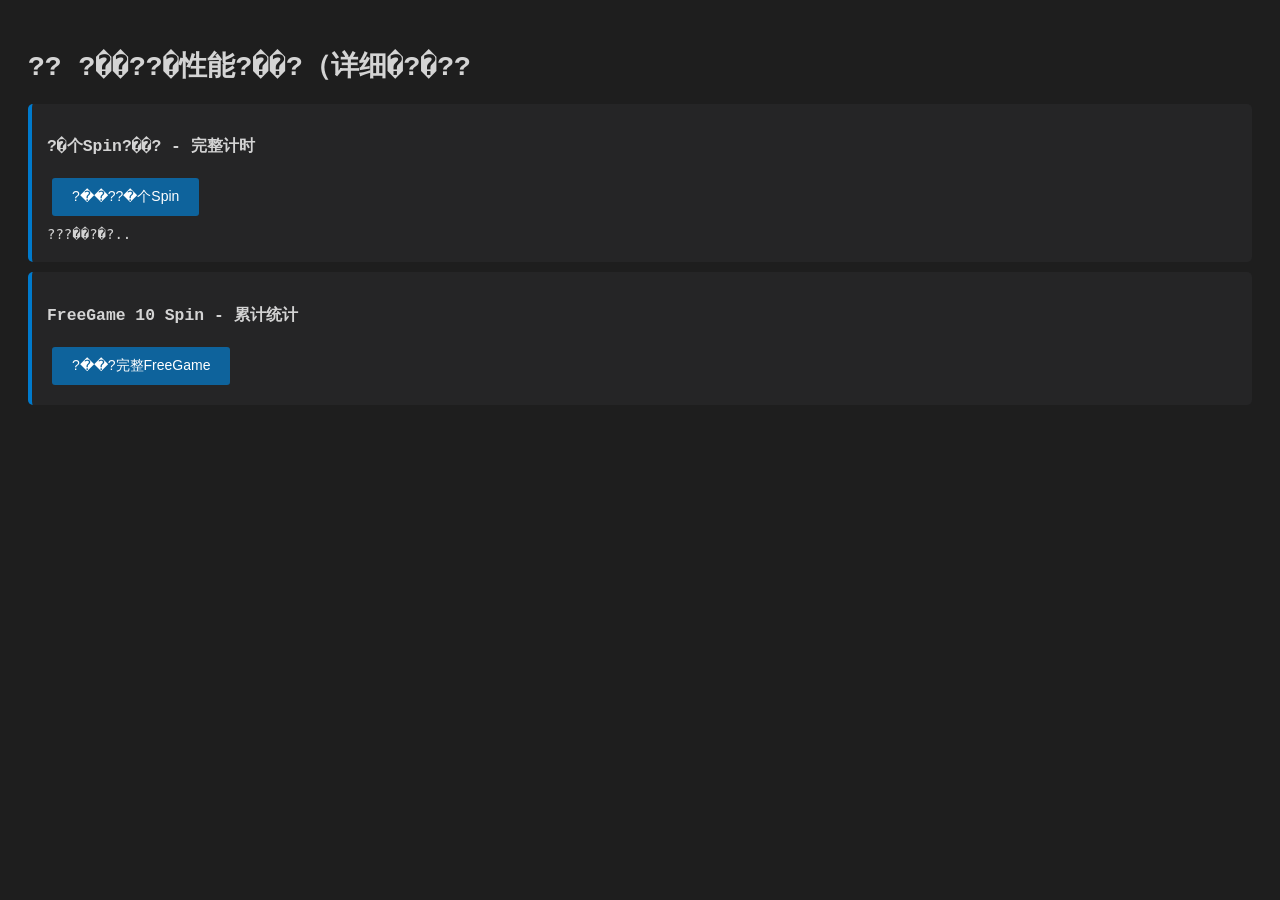
<file: games/demo1/tests/performance_breakdown.html>
<!DOCTYPE html>
<html>
<head>
    <meta charset="UTF-8">
    <title>?��??�性能?��?</title>
    <style>
        body {
            font-family: 'Courier New', monospace;
            background: #1e1e1e;
            color: #d4d4d4;
            padding: 20px;
            font-size: 14px;
        }
        .section {
            background: #252526;
            padding: 15px;
            border-radius: 5px;
            margin: 10px 0;
            border-left: 4px solid #007acc;
        }
        button {
            background: #0e639c;
            color: white;
            border: none;
            padding: 10px 20px;
            font-size: 14px;
            cursor: pointer;
            border-radius: 3px;
            margin: 5px;
        }
        button:hover { background: #1177bb; }
        pre { margin: 5px 0; }
        .time { color: #4ec9b0; font-weight: bold; }
        .breakdown {
            background: #2d2d30;
            padding: 10px;
            margin: 10px 0;
            border-left: 3px solid #4ec9b0;
        }
        table {
            width: 100%;
            border-collapse: collapse;
            margin: 10px 0;
        }
        th, td {
            border: 1px solid #3e3e42;
            padding: 8px;
            text-align: left;
        }
        th { background: #2d2d30; }
        .bar {
            height: 20px;
            background: linear-gradient(90deg, #0e639c, #1177bb);
            margin: 5px 0;
            position: relative;
        }
        .bar-label {
            position: absolute;
            left: 10px;
            line-height: 20px;
            color: white;
            font-size: 12px;
        }
    </style>
</head>
<body>
    <h1>?? ?��??�性能?��?（详细�?�??</h1>
    
    <div class="section">
        <h3>?�个Spin?��? - 完整计时</h3>
        <button onclick="profileSingleSpin()">?��??�个Spin</button>
        <div id="singleSpinResult"></div>
    </div>
    
    <div class="section">
        <h3>FreeGame 10 Spin - 累计统计</h3>
        <button onclick="profileFreeGame()">?��?完整FreeGame</button>
        <div id="freeGameResult"></div>
    </div>

    <script src="../data.js"></script>
    <script src="../engine.js"></script>
    <script>
        function profileSingleSpin() {
            const result = document.getElementById('singleSpinResult');
            result.innerHTML = '<pre>???��?�?..</pre>';
            
            setTimeout(() => {
                const engine = new GameEngine(gameData);
                const timings = {};
                
                // ?�建计时装饰??
                const timeFunction = (obj, fnName, label) => {
                    const original = obj[fnName].bind(obj);
                    obj[fnName] = function(...args) {
                        const start = performance.now();
                        const result = original(...args);
                        const duration = performance.now() - start;
                        timings[label] = (timings[label] || 0) + duration;
                        return result;
                    };
                };
                
                // ?��??�键?�数
                timeFunction(engine, 'generateInitialBoard', 'initialBoard');
                timeFunction(engine, 'findAllMatches', 'findMatches');
                timeFunction(engine, 'calculateScore', 'calculateScore');
                timeFunction(engine, 'applyGravity', 'gravity');
                timeFunction(engine, 'fillDropSymbols', 'fillDrop');
                timeFunction(engine, 'cloneBoard', 'cloneBoard');
                timeFunction(engine, 'placeMegaSymbols', 'megaPlace');
                
                const totalStart = performance.now();
                const script = engine._generateSingleSpin(0, 0, true, 0);
                const totalTime = performance.now() - totalStart;
                
                // 计�??��??�间
                const measuredTime = Object.values(timings).reduce((a, b) => a + b, 0);
                timings['other'] = totalTime - measuredTime;
                
                let html = '<div class="breakdown">';
                html += `<pre>?��?  ?�耗时: <span class="time">${Math.round(totalTime)}ms</span>\n`;
                html += `?? Cascade?? ${script.cascades.length}\n`;
                html += `?�� ?��?: ${script.totalScore}\n</pre>`;
                html += '</div>';
                
                html += '<table>';
                html += '<tr><th>?��?</th><th>?�时</th><th>?��?</th><th>调用次数</th><th>?�次</th></tr>';
                
                const items = [
                    { label: 'BFS?�找?��?', key: 'findMatches', calls: script.cascades.length },
                    { label: '?��??�面?��?', key: 'initialBoard', calls: 1 },
                    { label: '填�?符号', key: 'fillDrop', calls: script.cascades.length },
                    { label: '?��?模�?', key: 'gravity', calls: script.cascades.length },
                    { label: '?��??��?', key: 'cloneBoard', calls: script.cascades.length * 2 },
                    { label: '?�数计�?', key: 'calculateScore', calls: 'N' },
                    { label: 'Mega?�置', key: 'megaPlace', calls: 'N' },
                    { label: '?��??��?', key: 'other', calls: '-' }
                ];
                
                items.forEach(item => {
                    const time = timings[item.key] || 0;
                    const percent = (time / totalTime * 100).toFixed(1);
                    const avgTime = item.calls > 0 ? (time / item.calls).toFixed(1) : '-';
                    
                    if (time > 0) {
                        html += `<tr>`;
                        html += `<td>${item.label}</td>`;
                        html += `<td class="time">${Math.round(time)}ms</td>`;
                        html += `<td>${percent}%</td>`;
                        html += `<td>${item.calls}</td>`;
                        html += `<td>${avgTime}ms</td>`;
                        html += `</tr>`;
                    }
                });
                
                html += '</table>';
                
                // ?��???
                html += '<h4>?�间?��??��??��?</h4>';
                const sortedItems = items
                    .map(item => ({ ...item, time: timings[item.key] || 0 }))
                    .filter(item => item.time > 0)
                    .sort((a, b) => b.time - a.time);
                
                sortedItems.forEach(item => {
                    const width = (item.time / totalTime * 100).toFixed(1);
                    html += `<div class="bar" style="width: ${width}%">`;
                    html += `<span class="bar-label">${item.label}: ${Math.round(item.time)}ms (${width}%)</span>`;
                    html += '</div>';
                });
                
                result.innerHTML = html;
            }, 100);
        }
        
        function profileFreeGame() {
            const result = document.getElementById('freeGameResult');
            result.innerHTML = '<pre>???��?�?..</pre>';
            
            setTimeout(() => {
                const engine = new GameEngine(gameData);
                const timings = {};
                let totalCalls = {};
                
                // ?�建计时装饰??
                const timeFunction = (obj, fnName, label) => {
                    const original = obj[fnName].bind(obj);
                    obj[fnName] = function(...args) {
                        const start = performance.now();
                        const result = original(...args);
                        const duration = performance.now() - start;
                        timings[label] = (timings[label] || 0) + duration;
                        totalCalls[label] = (totalCalls[label] || 0) + 1;
                        return result;
                    };
                };
                
                // ?��??�键?�数
                timeFunction(engine, 'generateInitialBoard', 'initialBoard');
                timeFunction(engine, 'findAllMatches', 'findMatches');
                timeFunction(engine, 'findConnectedGroup', 'bfsSearch');
                timeFunction(engine, 'calculateScore', 'calculateScore');
                timeFunction(engine, 'applyGravity', 'gravity');
                timeFunction(engine, 'fillDropSymbols', 'fillDrop');
                timeFunction(engine, 'cloneBoard', 'cloneBoard');
                timeFunction(engine, 'convertMySymbols', 'convertMY');
                
                const totalStart = performance.now();
                const freeGame = engine.generateFreeGameScript(10, 0);
                const totalTime = performance.now() - totalStart;
                
                // 统计
                let totalCascades = 0;
                let totalMatches = 0;
                freeGame.spins.forEach(spin => {
                    totalCascades += spin.cascades.length;
                    spin.cascades.forEach(cascade => {
                        totalMatches += cascade.matches?.length || 0;
                    });
                });
                
                let html = '<div class="breakdown">';
                html += `<pre>?��?  ?�耗时: <span class="time">${Math.round(totalTime)}ms</span>\n`;
                html += `?? 统计:\n`;
                html += `  - ?�Spin?? ${freeGame.spins.length}\n`;
                html += `  - ?�Cascade?? ${totalCascades}\n`;
                html += `  - ?�匹?��??? ${totalMatches}\n`;
                html += `  - 平�?每Spin: ${Math.round(totalTime / freeGame.spins.length)}ms\n`;
                html += `  - 平�?每Cascade: ${Math.round(totalTime / totalCascades)}ms\n</pre>`;
                html += '</div>';
                
                html += '<table>';
                html += '<tr><th>?��?</th><th>累计?�时</th><th>?��?</th><th>调用次数</th><th>平�?</th></tr>';
                
                const sortedTimings = Object.entries(timings)
                    .sort((a, b) => b[1] - a[1]);
                
                const labels = {
                    'findMatches': 'BFS?�找?��?',
                    'bfsSearch': 'BFS连通�??�找',
                    'fillDrop': '填�?符号',
                    'gravity': '?��?模�?',
                    'cloneBoard': '?��??��?',
                    'initialBoard': '?��??�面?��?',
                    'calculateScore': '?�数计�?',
                    'convertMY': 'MY符号转换'
                };
                
                sortedTimings.forEach(([key, time]) => {
                    const percent = (time / totalTime * 100).toFixed(1);
                    const calls = totalCalls[key] || 0;
                    const avg = calls > 0 ? (time / calls).toFixed(2) : '-';
                    
                    html += `<tr>`;
                    html += `<td>${labels[key] || key}</td>`;
                    html += `<td class="time">${Math.round(time)}ms</td>`;
                    html += `<td>${percent}%</td>`;
                    html += `<td>${calls}</td>`;
                    html += `<td>${avg}ms</td>`;
                    html += `</tr>`;
                });
                
                html += '</table>';
                
                // ?��???
                html += '<h4>?�间?��?（Top 5）�?</h4>';
                sortedTimings.slice(0, 5).forEach(([key, time]) => {
                    const width = (time / totalTime * 100).toFixed(1);
                    html += `<div class="bar" style="width: ${width}%">`;
                    html += `<span class="bar-label">${labels[key] || key}: ${Math.round(time)}ms (${width}%)</span>`;
                    html += '</div>';
                });
                
                // ?�能建议
                html += '<div class="breakdown">';
                html += '<h4>?�� ?�能?��??��?�?/h4><pre>';
                
                const bfsTime = (timings['findMatches'] || 0) + (timings['bfsSearch'] || 0);
                const bfsPercent = (bfsTime / totalTime * 100).toFixed(1);
                
                if (bfsPercent > 30) {
                    html += `?�� BFS?�找?��?${bfsPercent}% - 主�??��?\n`;
                    html += `   已�??? 使用索�?�?��shift() ?�\n`;
                    html += `   已�??? 复用visited?��? ?�\n`;
                }
                
                const clonePercent = ((timings['cloneBoard'] || 0) / totalTime * 100).toFixed(1);
                if (clonePercent > 15) {
                    html += `\n?? ?��??��??��?${clonePercent}%\n`;
                    html += `   已�??? ?�能模�??��?快照 ?�\n`;
                }
                
                html += `\n??当�??�能已�??��?${Math.round(totalTime / freeGame.spins.length)}ms/spin?��??�水平`;
                html += '</pre></div>';
                
                result.innerHTML = html;
            }, 100);
        }
        
        // ?�动运�?
        window.onload = () => profileSingleSpin();
    </script>
</body>
</html>
</file>
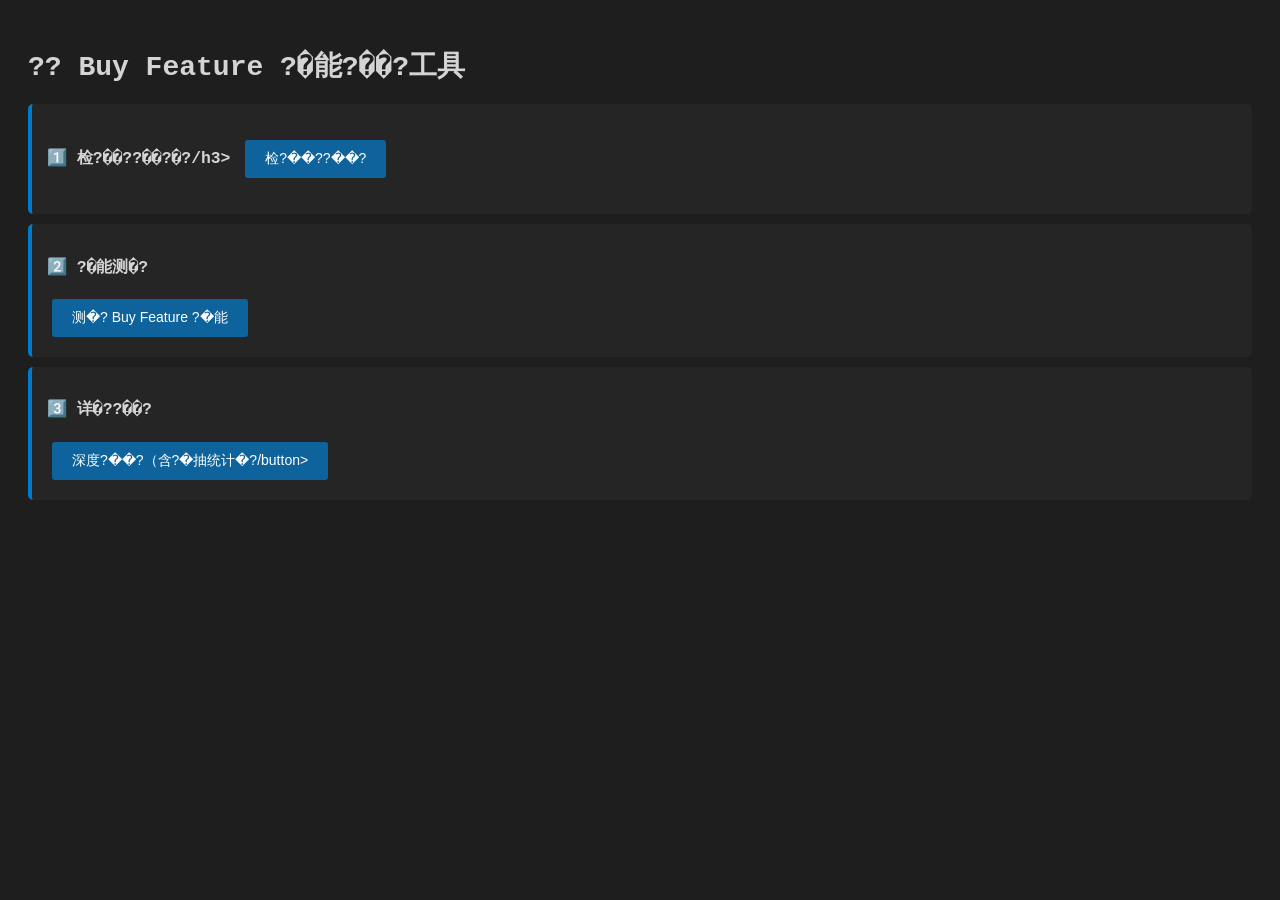
<file: games/demo1/tests/performance_profiler.html>
<!DOCTYPE html>
<html>
<head>
    <meta charset="UTF-8">
    <title>?�能?��?工具</title>
    <style>
        body {
            font-family: 'Courier New', monospace;
            background: #1e1e1e;
            color: #d4d4d4;
            padding: 20px;
            font-size: 14px;
        }
        .section {
            background: #252526;
            padding: 15px;
            border-radius: 5px;
            margin: 10px 0;
            border-left: 4px solid #007acc;
        }
        .bottleneck { border-left-color: #f48771; }
        .good { border-left-color: #4ec9b0; }
        button {
            background: #0e639c;
            color: white;
            border: none;
            padding: 10px 20px;
            font-size: 14px;
            cursor: pointer;
            border-radius: 3px;
            margin: 5px;
        }
        button:hover { background: #1177bb; }
        pre { margin: 5px 0; color: #ce9178; }
        .time { color: #4ec9b0; font-weight: bold; }
        .warn { color: #f48771; font-weight: bold; }
        table {
            width: 100%;
            border-collapse: collapse;
            margin: 10px 0;
        }
        th, td {
            border: 1px solid #3e3e42;
            padding: 8px;
            text-align: left;
        }
        th { background: #2d2d30; }
    </style>
</head>
<body>
    <h1>?? Buy Feature ?�能?��?工具</h1>
    
    <div class="section">
        <h3>1️⃣ 检?��??��?�?/h3>
        <button onclick="checkRedrawConfig()">检?��??��?</button>
        <div id="redrawResult"></div>
    </div>
    
    <div class="section">
        <h3>2️⃣ ?�能测�?</h3>
        <button onclick="testPerformance()">测�? Buy Feature ?�能</button>
        <div id="perfResult"></div>
    </div>
    
    <div class="section">
        <h3>3️⃣ 详�??��?</h3>
        <button onclick="detailedAnalysis()">深度?��?（含?�抽统计�?/button>
        <div id="detailResult"></div>
    </div>

    <script src="../data.js"></script>
    <script src="../engine.js"></script>
    <script>
        function checkRedrawConfig() {
            const result = document.getElementById('redrawResult');
            const baseRedraw = gameData.baseredraw || [];
            const freeRedraw = gameData.freeredraw || [];
            
            // 统计????
            const baseNonZero = baseRedraw.filter(x => x > 0).length;
            const freeNonZero = freeRedraw.filter(x => x > 0).length;
            const baseMax = Math.max(...baseRedraw);
            const freeMax = Math.max(...freeRedraw);
            
            let html = '<pre>';
            html += `BaseGame?�抽?? ${baseNonZero}/58个区?��?0, ?��?{(baseMax * 100).toFixed(1)}%\n`;
            html += `FreeGame?�抽?? ${freeNonZero}/58个区?��?0, ?��?{(freeMax * 100).toFixed(1)}%\n\n`;
            
            if (freeNonZero === 0) {
                html += '<span class="good">??FreeGame?�抽?�全�?，�?会影?�性能</span>';
            } else {
                html += '<span class="warn">?��? FreeGame?��?0?�抽?��??�能导致?�能?��?�?/span>\n';
                html += `   预计额�??�时: +${Math.round(freeMax * 100 * 7.4)}ms per spin`;
            }
            html += '</pre>';
            
            result.innerHTML = html;
        }
        
        function testPerformance() {
            const result = document.getElementById('perfResult');
            result.innerHTML = '<pre>??测�?�?..</pre>';
            
            setTimeout(() => {
                const engine = new GameEngine(gameData);
                const times = {};
                
                // 测�?1: ?�个Spin?��?
                let start = performance.now();
                const singleSpin = engine._generateSingleSpin(0, 0, true, 0);
                times.singleSpin = performance.now() - start;
                
                // 测�?2: 完整FreeGame?��?�?0 spin�?
                start = performance.now();
                const freeGame = engine.generateFreeGameScript(10, 0);
                times.freeGame = performance.now() - start;
                
                // 测�?3: ?�个Spin（含?�抽?�制�?
                start = performance.now();
                const spinWithRedraw = engine.generateSpinScript(0, 0, true, 0, 1, true);
                times.spinWithRedraw = performance.now() - start;
                
                let html = '<table>';
                html += '<tr><th>测�?项目</th><th>?�时</th><th>评级</th></tr>';
                
                const rate = (ms, good, ok) => {
                    if (ms < good) return '?? ?�快';
                    if (ms < ok) return '??�?��';
                    return '?��? 较慢';
                };
                
                html += `<tr><td>?�个Spin?��?（�??�抽�?/td><td class="time">${Math.round(times.singleSpin)}ms</td><td>${rate(times.singleSpin, 50, 100)}</td></tr>`;
                html += `<tr><td>?�个Spin（含?�抽?��?�?/td><td class="time">${Math.round(times.spinWithRedraw)}ms</td><td>${rate(times.spinWithRedraw, 60, 120)}</td></tr>`;
                html += `<tr><td>FreeGame完整?��?�?0 spin�?/td><td class="time">${Math.round(times.freeGame)}ms</td><td>${rate(times.freeGame, 500, 1000)}</td></tr>`;
                html += '</table>';
                
                html += '<pre>\n?? ?�能?��?:\n';
                html += `  平�??�Spin?�时: ${Math.round(times.freeGame / 10)}ms\n`;
                html += `  ?�抽开?�: ${Math.round(times.spinWithRedraw - times.singleSpin)}ms\n`;
                
                if (times.freeGame > 1000) {
                    html += '\n<span class="warn">?��? FreeGame?��?超�?1秒�??�能?��?�?/span>\n';
                    html += '  1. ?�抽?��?高�?检?�freeredraw?�置）\n';
                    html += '  2. 大�?retrigger导致spin?��??�\n';
                    html += '  3. 建议：�??�FreeGame?�抽?��?低�??��?';
                }
                html += '</pre>';
                
                result.innerHTML = html;
            }, 100);
        }
        
        function detailedAnalysis() {
            const result = document.getElementById('detailResult');
            result.innerHTML = '<pre>??深度?��?�?..</pre>';
            
            setTimeout(() => {
                const engine = new GameEngine(gameData);
                
                // 统计?��?
                let totalRedrawAttempts = 0;
                let totalCascades = 0;
                let totalBFSCalls = 0;
                
                // 覆�?generateSpinScript?��?计�???
                const originalGenerate = engine.generateSpinScript.bind(engine);
                engine.generateSpinScript = function(...args) {
                    const startAttempts = totalRedrawAttempts;
                    
                    let attempts = 0;
                    let script = null;
                    const maxAttempts = 100;
                    
                    while (attempts < maxAttempts) {
                        attempts++;
                        totalRedrawAttempts++;
                        script = this._generateSingleSpin(...args.slice(0, 4));
                        
                        if (!args[5] || !this.shouldRedraw(script.totalScore, args[4] || 1, args[2])) {
                            break;
                        }
                    }
                    
                    script.redrawAttempts = attempts;
                    return script;
                };
                
                const start = performance.now();
                const freeGame = engine.generateFreeGameScript(10, 0);
                const totalTime = performance.now() - start;
                
                // 统计cascade??
                freeGame.spins.forEach(spin => {
                    totalCascades += spin.cascades.length;
                });
                
                let html = '<pre>';
                html += `?��?  ?�耗时: <span class="time">${Math.round(totalTime)}ms</span>\n\n`;
                html += `?? 详�?统计:\n`;
                html += `  ?�Spin?? ${freeGame.spins.length}\n`;
                html += `  ?�Cascade?? ${totalCascades}\n`;
                html += `  ?��??�次?? ${totalRedrawAttempts - freeGame.spins.length} (${totalRedrawAttempts}次�?�?\n`;
                html += `  平�?每Spin?�抽: ${((totalRedrawAttempts / freeGame.spins.length) - 1).toFixed(2)}次\n\n`;
                
                html += `?�� ?�数统计:\n`;
                html += `  ?��?: ${freeGame.totalScore.toLocaleString()}\n`;
                html += `  Retrigger次数: ${freeGame.totalRetriggers}\n\n`;
                
                html += `???�能?�解:\n`;
                const avgSpinTime = totalTime / freeGame.spins.length;
                const bfsTime = totalCascades * 10;
                const otherTime = totalTime - bfsTime;
                
                html += `  平�??�Spin: ${Math.round(avgSpinTime)}ms\n`;
                html += `  BFS?�找: ~${bfsTime}ms (${Math.round(bfsTime/totalTime*100)}%)\n`;
                html += `  ?�抽开?�: ~${Math.round((totalRedrawAttempts - freeGame.spins.length) * avgSpinTime)}ms\n`;
                html += `  ?��?计�?: ~${Math.round(otherTime - (totalRedrawAttempts - freeGame.spins.length) * avgSpinTime)}ms\n\n`;
                
                if (totalRedrawAttempts > freeGame.spins.length * 1.2) {
                    html += '<span class="warn">?�� ?�抽次数较�?！建议�?</span>\n';
                    html += '  1. ?��?freeredraw?�置中�??�抽?�\n';
                    html += '  2. ?�在FreeGame?��??��??��??�\n';
                    html += '  3. 修改?��?: generateSpinScript(..., 1, false)\n';
                }
                
                html += '</pre>';
                result.innerHTML = html;
            }, 100);
        }
        
        // ?�动运�??�置检??
        window.onload = () => checkRedrawConfig();
    </script>
</body>
</html>
</file>
<file: games/demo2/style.css>
* {
    margin: 0;
    padding: 0;
    box-sizing: border-box;
}

body {
    font-family: 'Arial', sans-serif;
    background: linear-gradient(135deg, #667eea 0%, #764ba2 100%);
    min-height: 100vh;
    padding: 20px;
    color: #333;
}

.game-container {
    max-width: 1200px;
    margin: 0 auto;
    background: rgba(255, 255, 255, 0.95);
    border-radius: 20px;
    padding: 30px;
    box-shadow: 0 20px 60px rgba(0, 0, 0, 0.3);
}

.header {
    text-align: center;
    margin-bottom: 20px;
}

.header h1 {
    font-size: 3em;
    color: #ff6b9d;
    text-shadow: 2px 2px 4px rgba(0, 0, 0, 0.2);
    margin-bottom: 5px;
}

.info-bar {
    display: flex;
    justify-content: center;
    gap: 30px;
    flex-wrap: wrap;
    margin-bottom: 10px;
}

.multiplier-bar {
    display: flex;
    justify-content: center;
    gap: 15px;
    padding: 10px;
}

.info-item {
    background: linear-gradient(135deg, #f093fb 0%, #f5576c 100%);
    padding: 10px 20px;
    border-radius: 10px;
    box-shadow: 0 4px 10px rgba(0, 0, 0, 0.2);
}

.info-item .label {
    color: white;
    font-weight: bold;
    margin-right: 10px;
}

.info-item .value {
    color: #fff;
    font-size: 1.3em;
    font-weight: bold;
}

.multiplier {
    color: #ffeb3b !important;
    text-shadow: 1px 1px 2px rgba(0, 0, 0, 0.5);
}

/* 倍数灯样式 */
.multiplier-light {
    display: flex;
    flex-direction: column;
    align-items: center;
    gap: 3px;
    position: relative;
}

.light-bulb {
    width: 60px;
    height: 60px;
    border-radius: 50%;
    background: rgba(255, 255, 255, 0.3);
    border: 3px solid rgba(255, 255, 255, 0.7);
    transition: all 0.3s ease;
    box-shadow: inset 0 2px 4px rgba(0, 0, 0, 0.2);
    display: flex;
    align-items: center;
    justify-content: center;
    position: relative;
}

.light-label {
    color: rgba(255, 255, 255, 0.7);
    font-size: 1.5em;
    font-weight: bold;
    text-shadow: 
        -2px -2px 0 #000,
        2px -2px 0 #000,
        -2px 2px 0 #000,
        2px 2px 0 #000,
        0 -2px 0 #000,
        0 2px 0 #000,
        -2px 0 0 #000,
        2px 0 0 #000;
    position: absolute;
    z-index: 1;
}

.multiplier-light.active .light-bulb {
    background: radial-gradient(circle at 30% 30%, #ffeb3b, #ffc107);
    border-color: #ffeb3b;
    border-width: 4px;
    box-shadow: inset 0 2px 4px rgba(255, 255, 255, 0.5);
}

.multiplier-light.active .light-label {
    color: #fff;
    font-size: 1.6em;
    text-shadow: 
        -2px -2px 0 #000,
        2px -2px 0 #000,
        -2px 2px 0 #000,
        2px 2px 0 #000,
        0 -2px 0 #000,
        0 2px 0 #000,
        -2px 0 0 #000,
        2px 0 0 #000;
}


.light-label {
    color: white;
    font-size: 0.75em;
    font-weight: bold;
    text-shadow: 1px 1px 2px rgba(0, 0, 0, 0.5);
}

.game-board-container {
    position: relative;
    display: flex;
    justify-content: center;
    margin: -20px 0;
    perspective: 1000px;
}

.game-board {
    display: grid;
    grid-template-columns: repeat(5, 100px);
    grid-template-rows: repeat(4, 100px);
    gap: 0px;
    background: rgba(255, 255, 255, 0.5);
    padding: 15px;
    border-radius: 15px;
    box-shadow: inset 0 4px 10px rgba(0, 0, 0, 0.1);
    overflow: hidden;
    position: relative;
}

.cell {
    width: 100px;
    height: 100px;
    background: transparent;
    border-radius: 0px;
    display: flex;
    align-items: center;
    justify-content: center;
    position: relative;
    cursor: pointer;
    transition: transform 0.3s;
    box-shadow: none;
}

.cell:hover {
    transform: scale(1.05);
}

.cell img {
    width: 100%;
    height: 100%;
    object-fit: cover;
    transition: all 0.3s;
}

.cell.matched {
    animation: pulse 0.5s ease-in-out;
}

.cell.falling {
    animation: fall 0.5s ease-in;
}

.cell.golden-explosion {
    animation: explode 0.8s ease-out;
}



@keyframes pulse {
    0%, 100% { transform: scale(1); }
    50% { transform: scale(1.15); box-shadow: 0 0 20px #ffd700; }
}

@keyframes fall {
    0% { transform: translateY(-100px); opacity: 0; }
    100% { transform: translateY(0); opacity: 1; }
}

@keyframes explode {
    0% { transform: scale(1); }
    50% { transform: scale(1.5); opacity: 0.8; }
    100% { transform: scale(2); opacity: 0; }
}

@keyframes rotate {
    from { transform: rotate(0deg); }
    to { transform: rotate(360deg); }
}

.explosion-overlay {
    position: absolute;
    top: 0;
    left: 0;
    width: 100%;
    height: 100%;
    pointer-events: none;
    z-index: 10;
}

.explosion-effect {
    position: absolute;
    width: 100%;
    height: 100%;
    background: radial-gradient(circle, rgba(255, 215, 0, 0.8) 0%, transparent 70%);
    animation: explosionWave 1s ease-out;
}

@keyframes explosionWave {
    0% { transform: scale(0); opacity: 1; }
    100% { transform: scale(3); opacity: 0; }
}

.controls {
    display: flex;
    justify-content: center;
    gap: 20px;
    margin: 30px 0;
}

.btn {
    padding: 15px 40px;
    font-size: 1.2em;
    font-weight: bold;
    border: none;
    border-radius: 50px;
    cursor: pointer;
    transition: all 0.3s;
    box-shadow: 0 4px 15px rgba(0, 0, 0, 0.2);
    position: relative;
    overflow: hidden;
}

.btn::before {
    content: '';
    position: absolute;
    top: 50%;
    left: 50%;
    width: 0;
    height: 0;
    border-radius: 50%;
    background: rgba(255, 255, 255, 0.5);
    transform: translate(-50%, -50%);
    transition: width 0.6s, height 0.6s;
}

.btn:hover::before {
    width: 300px;
    height: 300px;
}

.btn-text {
    position: relative;
    z-index: 1;
}

.btn-spin {
    background: linear-gradient(135deg, #f093fb 0%, #f5576c 100%);
    color: white;
}

.btn-spin:hover {
    transform: translateY(-2px);
    box-shadow: 0 6px 20px rgba(245, 87, 108, 0.4);
}

.btn-spin:disabled {
    opacity: 0.5;
    cursor: not-allowed;
}

.btn-freegame {
    background: linear-gradient(135deg, #4facfe 0%, #00f2fe 100%);
    color: white;
}

.btn-freegame:hover {
    transform: translateY(-2px);
    box-shadow: 0 6px 20px rgba(79, 172, 254, 0.4);
}

.btn-freegame:disabled {
    opacity: 0.5;
    cursor: not-allowed;
}

.stats {
    display: flex;
    justify-content: space-around;
    gap: 20px;
    margin: 30px 0;
    flex-wrap: wrap;
}

.stat-item {
    background: linear-gradient(135deg, #a8edea 0%, #fed6e3 100%);
    padding: 15px 30px;
    border-radius: 10px;
    text-align: center;
    box-shadow: 0 4px 10px rgba(0, 0, 0, 0.1);
}

.stat-label {
    display: block;
    font-weight: bold;
    color: #555;
    margin-bottom: 5px;
}

.stat-value {
    display: block;
    font-size: 1.5em;
    font-weight: bold;
    color: #f5576c;
}

.log-container {
    margin-top: 30px;
    background: rgba(255, 255, 255, 0.5);
    border-radius: 10px;
    padding: 20px;
}

/* Cascade Details Container */
.cascade-details-container {
    margin-top: 30px;
    background: rgba(255, 255, 255, 0.5);
    border-radius: 10px;
    padding: 20px;
}

.cascade-details-container h3 {
    color: #555;
    margin-bottom: 15px;
    text-align: center;
}

.cascade-details {
    background: white;
    border-radius: 8px;
    padding: 15px;
    max-height: 300px;
    overflow-y: auto;
}

.no-wins {
    text-align: center;
    color: #999;
    padding: 20px;
    font-style: italic;
}

.cascade-section {
    margin-bottom: 15px;
    padding: 10px;
    background: #f8f9fa;
    border-radius: 8px;
    border-left: 4px solid #667eea;
}

.cascade-header {
    font-weight: bold;
    color: #667eea;
    margin-bottom: 8px;
    font-size: 1.1em;
}

.symbol-wins {
    display: flex;
    flex-direction: column;
    gap: 6px;
}

.symbol-win {
    display: flex;
    justify-content: space-between;
    align-items: center;
    padding: 6px 10px;
    background: white;
    border-radius: 5px;
    font-size: 0.9em;
}

.symbol-name {
    font-weight: bold;
    color: #ff6b9d;
    min-width: 40px;
}

.symbol-detail {
    color: #555;
    flex: 1;
    text-align: right;
}

.symbol-detail strong {
    color: #667eea;
    font-size: 1.1em;
    margin-left: 5px;
}

.log-container {
    margin-top: 30px;
    background: rgba(255, 255, 255, 0.5);
    border-radius: 10px;
    padding: 20px;
}

.log-container h3 {
    color: #555;
    margin-bottom: 15px;
    text-align: center;
}

.log {
    max-height: 200px;
    overflow-y: auto;
    background: white;
    border-radius: 8px;
    padding: 15px;
}

.log-entry {
    padding: 8px;
    margin: 5px 0;
    border-radius: 5px;
    font-size: 0.9em;
}

.log-entry.win {
    background: #d4edda;
    color: #155724;
}

.log-entry.big-win {
    background: #fff3cd;
    color: #856404;
    font-weight: bold;
}

.log-entry.mega-win {
    background: #f8d7da;
    color: #721c24;
    font-weight: bold;
    animation: highlight 0.5s ease-in-out;
}

@keyframes highlight {
    0%, 100% { transform: scale(1); }
    50% { transform: scale(1.05); }
}

.log::-webkit-scrollbar {
    width: 8px;
}

.log::-webkit-scrollbar-track {
    background: #f1f1f1;
    border-radius: 4px;
}

.log::-webkit-scrollbar-thumb {
    background: #888;
    border-radius: 4px;
}

.log::-webkit-scrollbar-thumb:hover {
    background: #555;
}

/* Responsive */
@media (max-width: 768px) {
    .game-board {
        grid-template-columns: repeat(5, 70px);
        grid-template-rows: repeat(4, 70px);
        gap: 0px;
    }
    
    .cell {
        width: 70px;
        height: 70px;
    }
    
    .header h1 {
        font-size: 2em;
    }
    
    .controls {
        flex-direction: column;
    }
}
</file>
